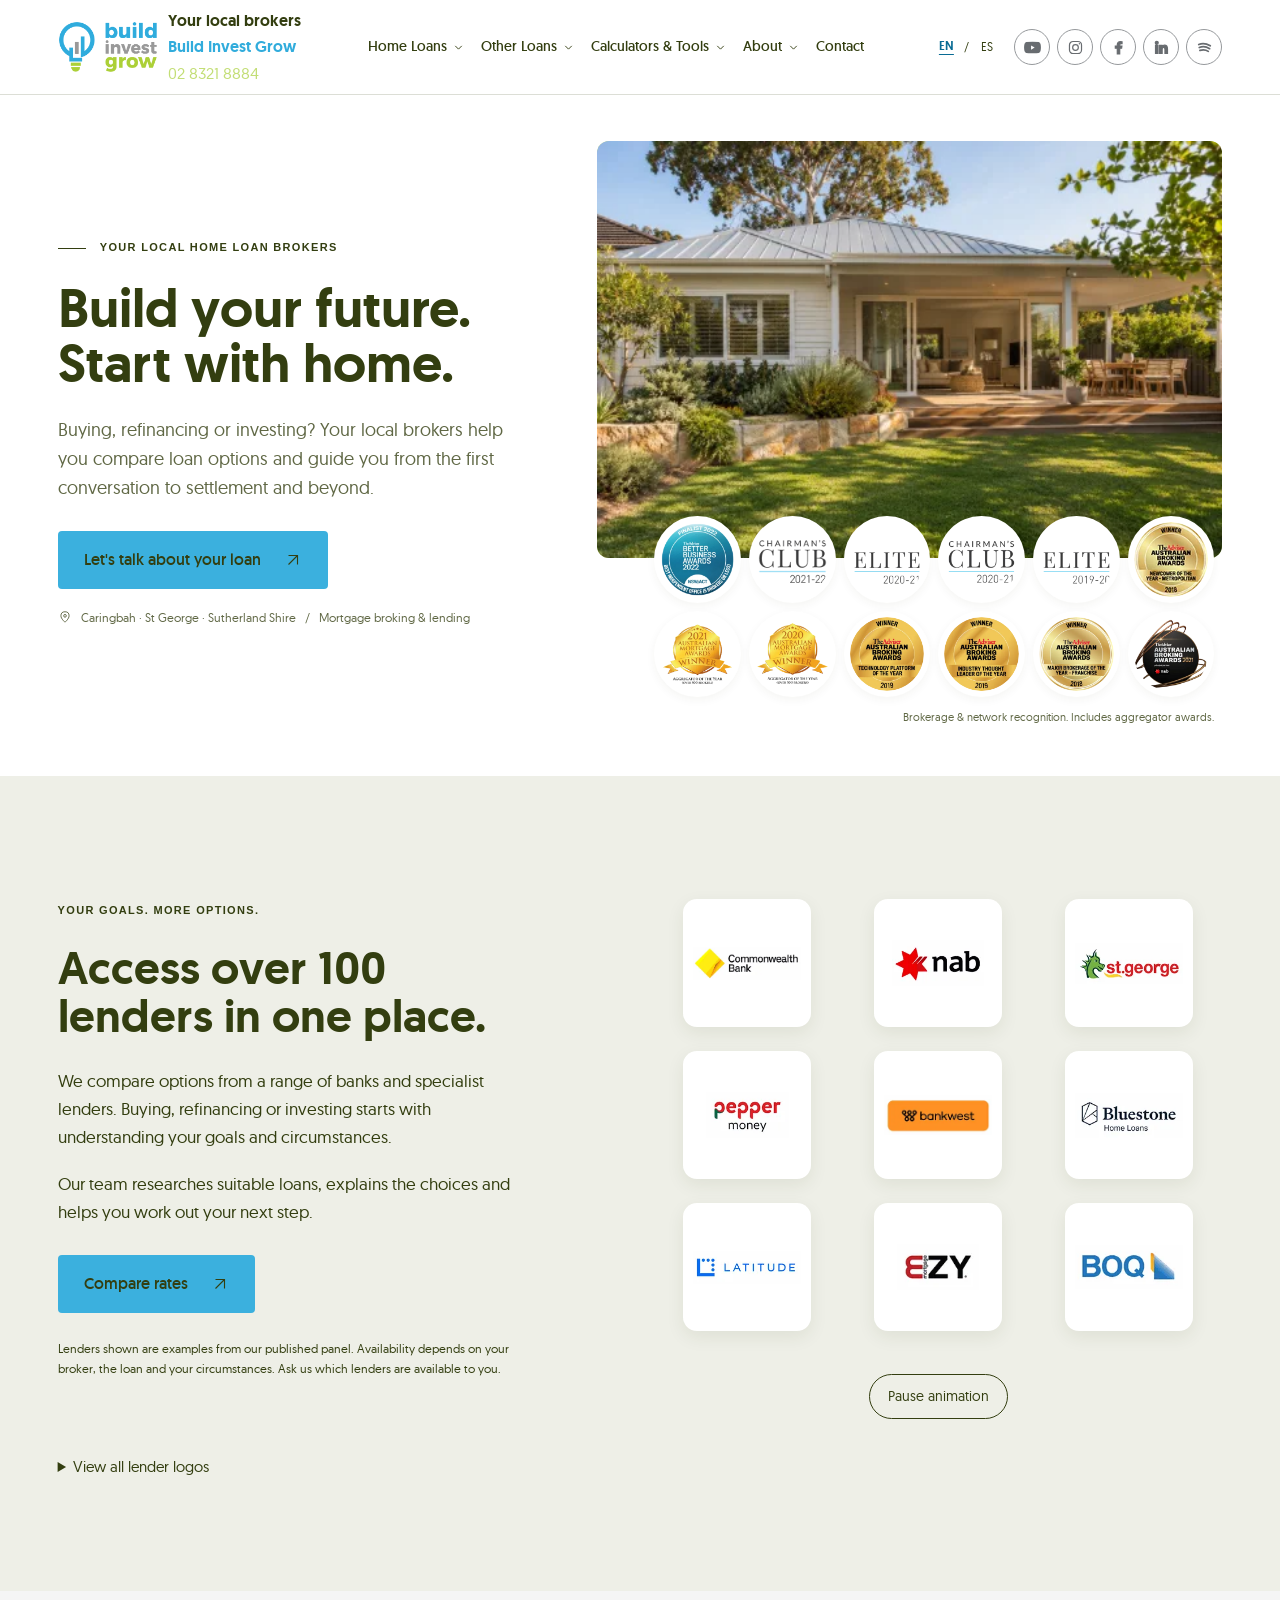
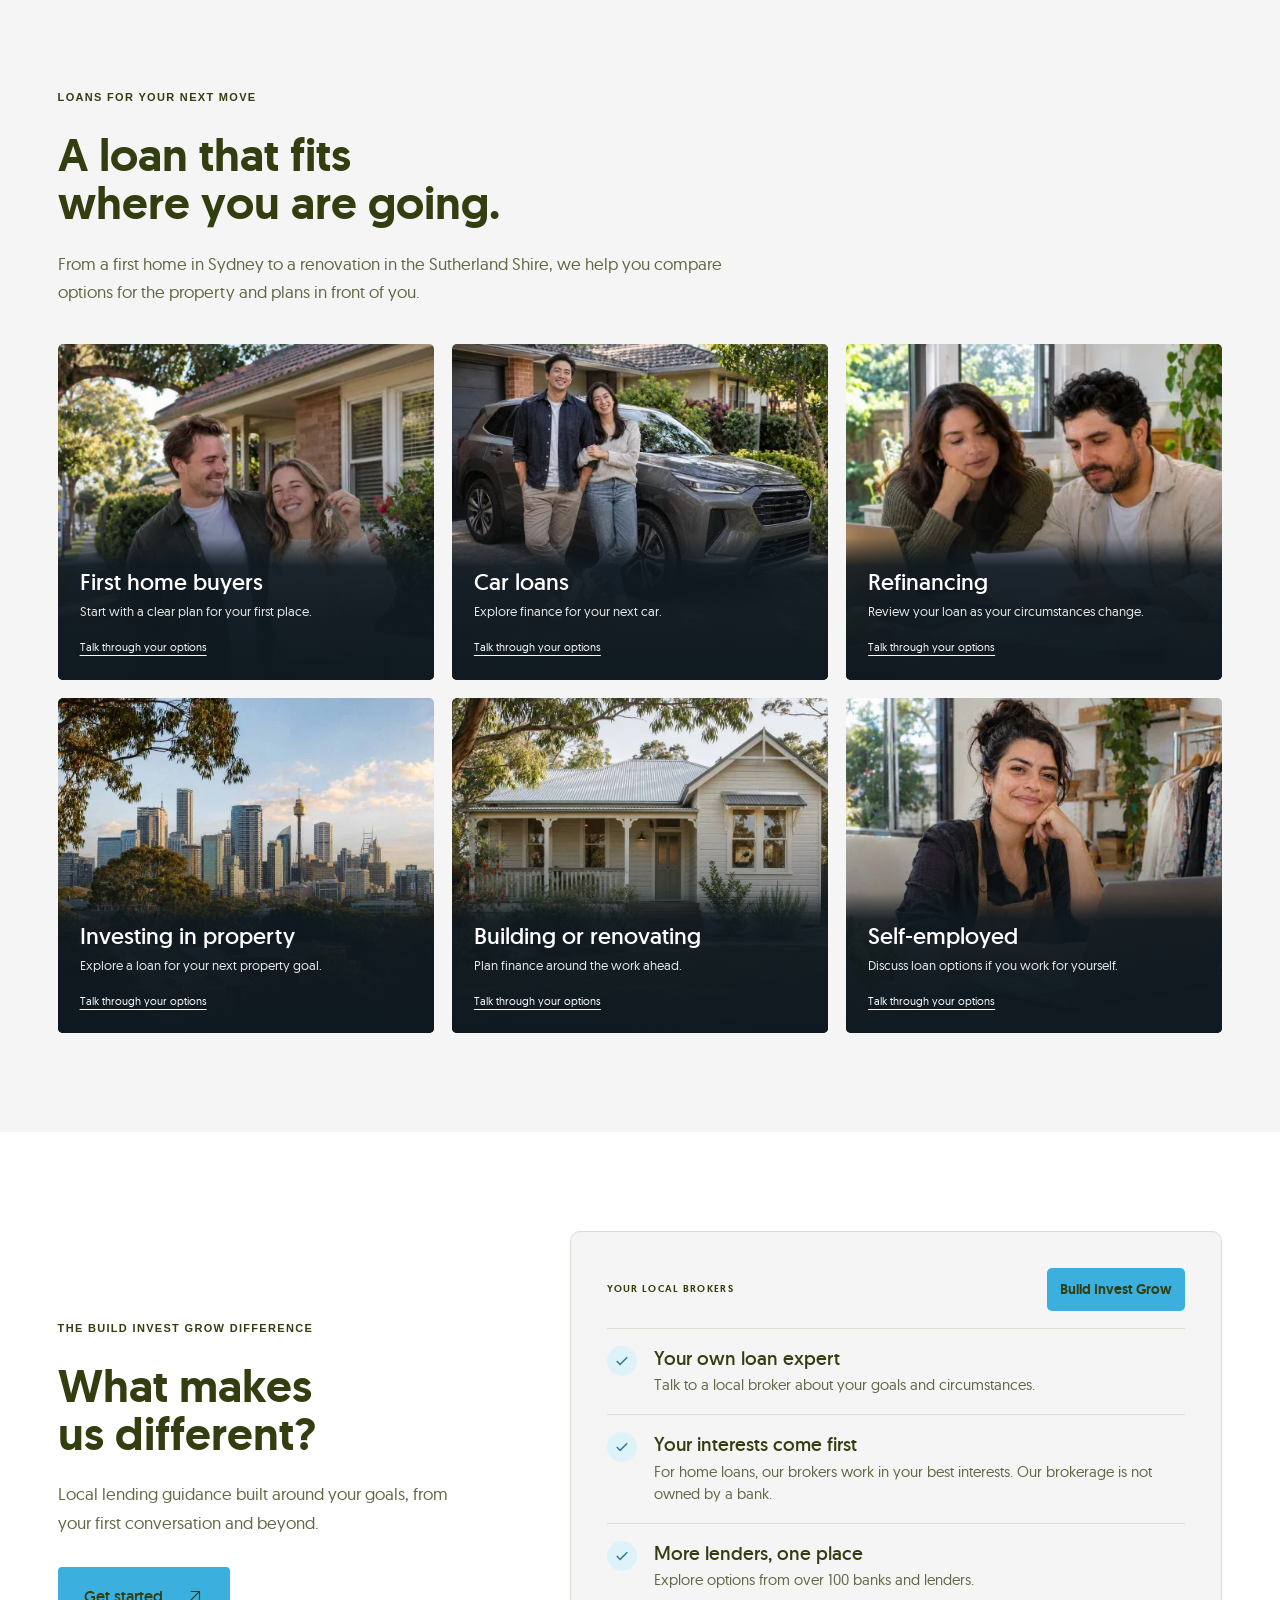
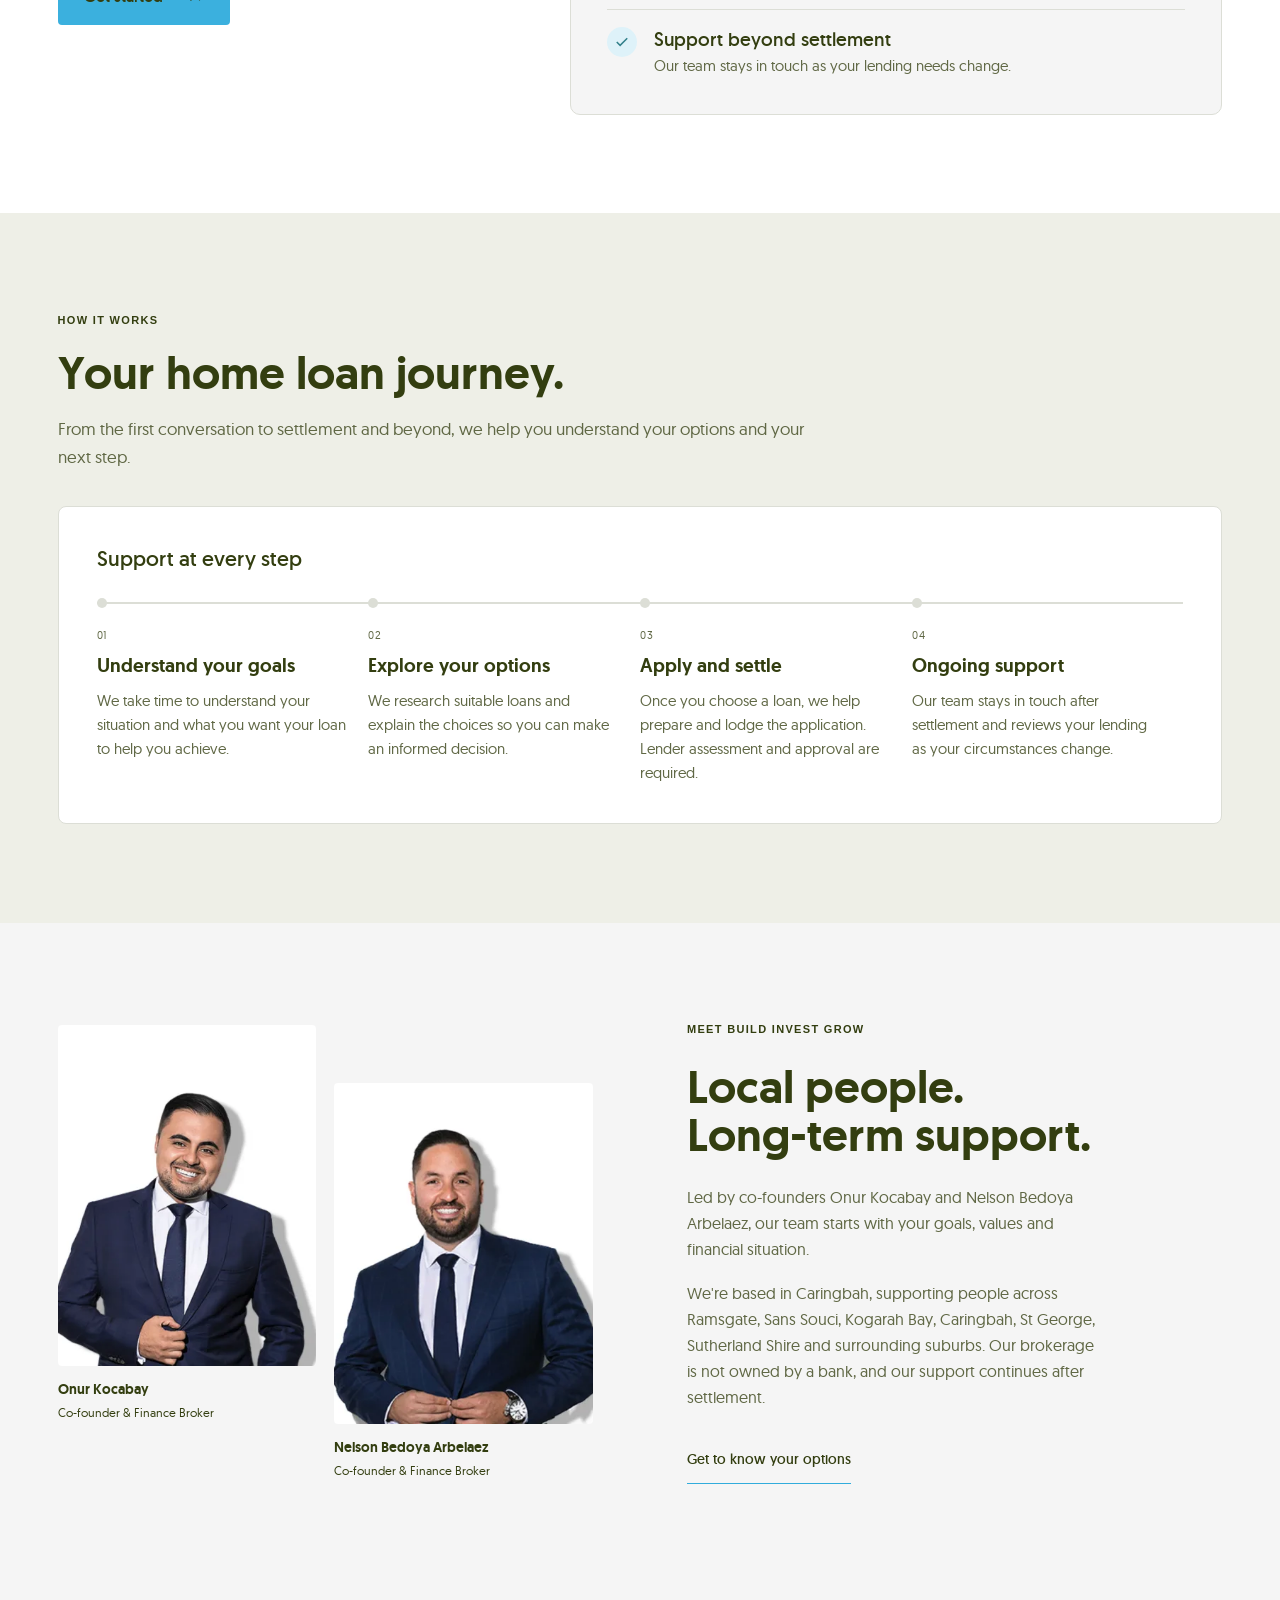
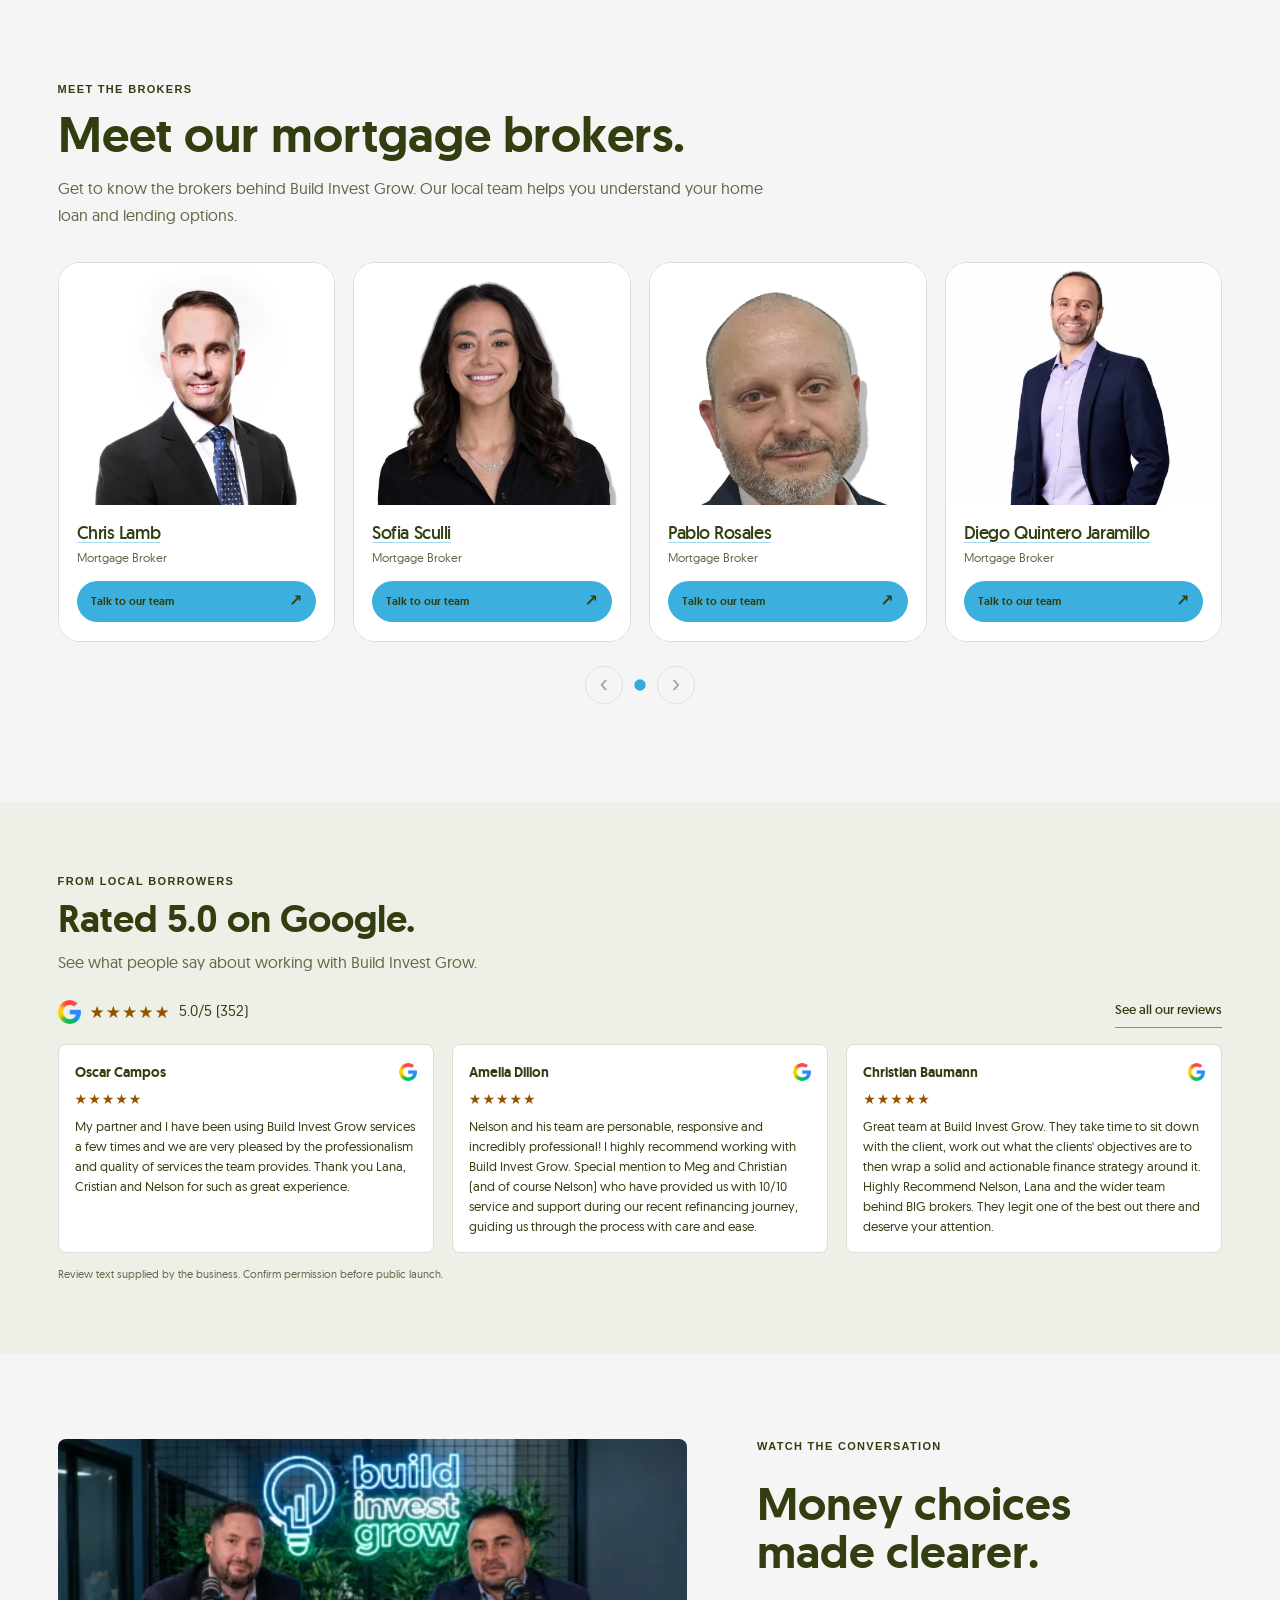
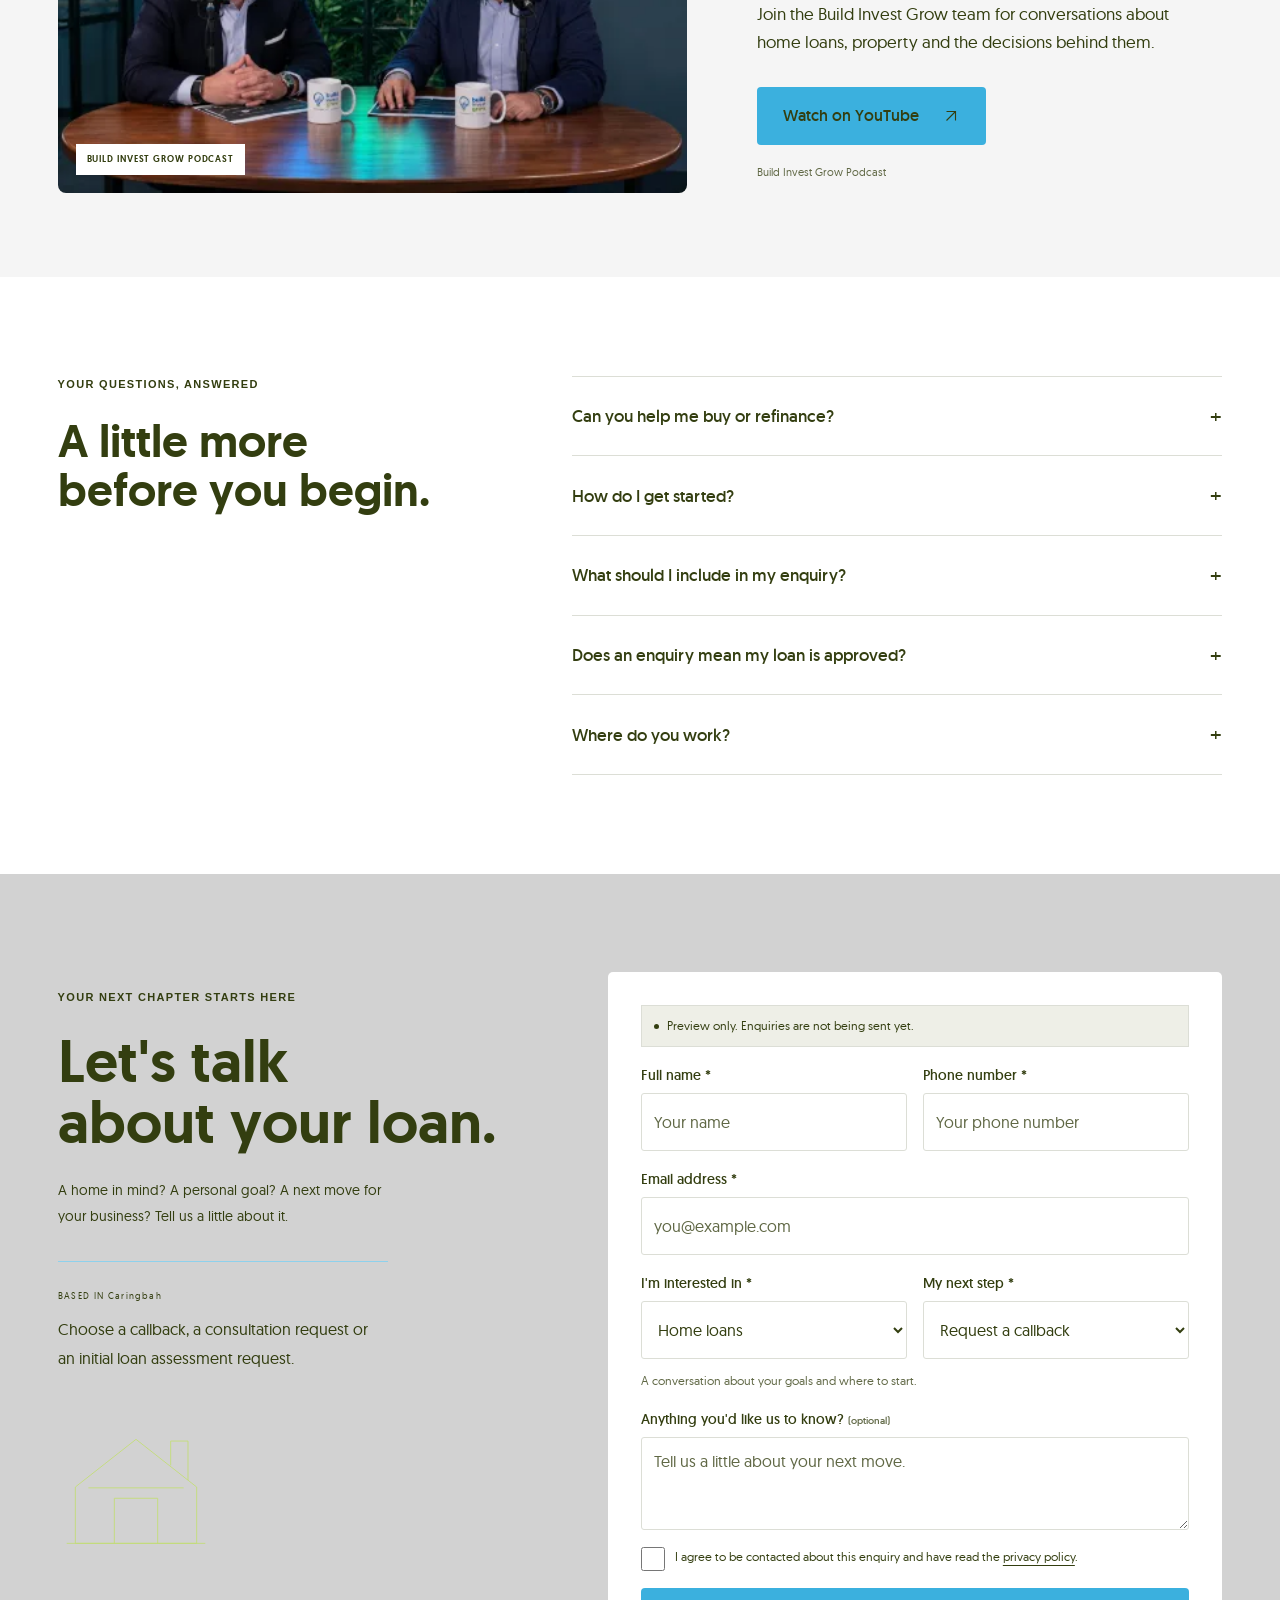
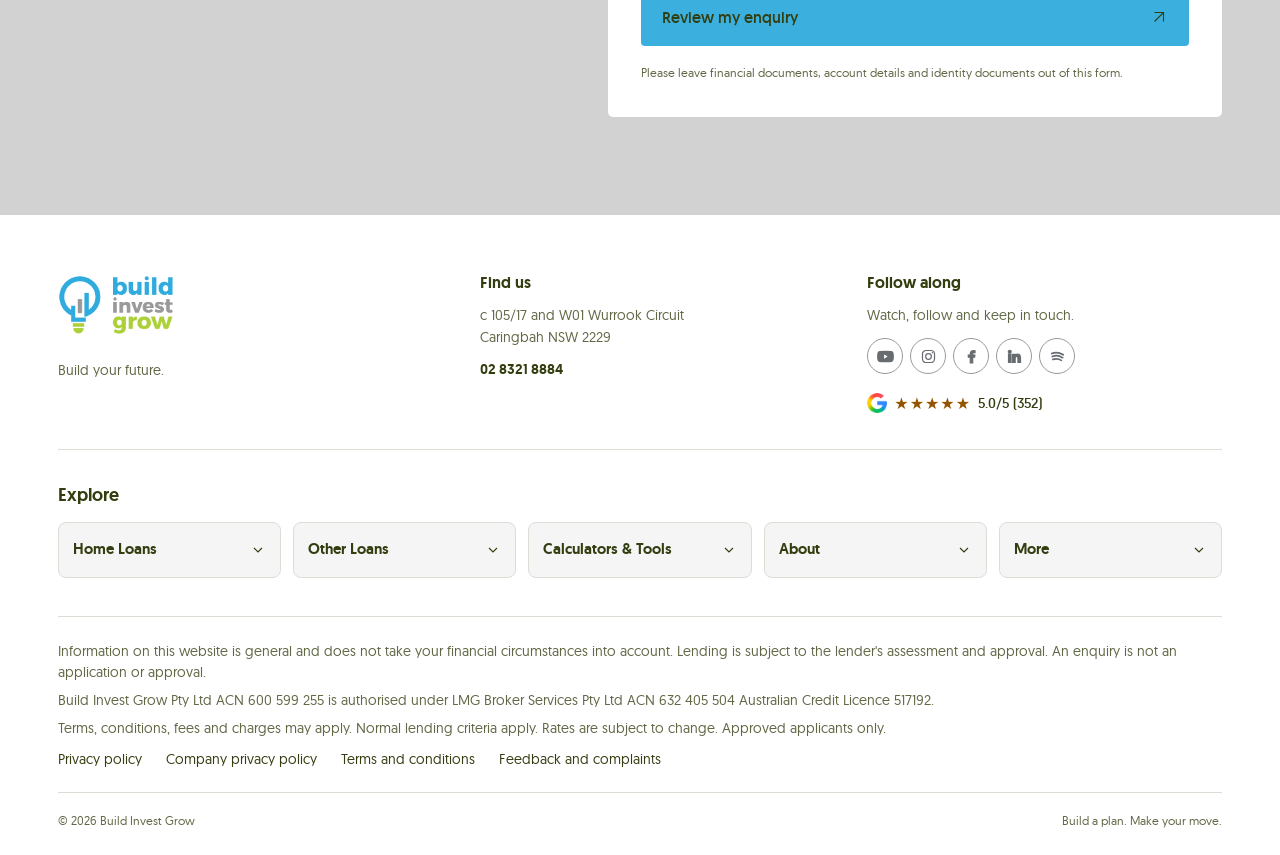
<file: index.html>
<!doctype html>
<html lang="en-AU" data-estilo="sobrio">
<head><meta charset="utf-8">
<meta name="viewport" content="width=device-width, initial-scale=1">
<title>Home Loans Sydney | Build Invest Grow</title>
<meta name="description" content="Explore home loans with Build Invest Grow in Sydney. Enquire about your next home, personal lending or commercial finance and choose your next step.">
<meta name="robots" content="noindex, follow">
<meta name="theme-color" content="#31ACDC">
<link rel="preload" href="./archivos/fuentes/geomanist-regular-webfont.woff2" as="font" type="font/woff2" crossorigin>
<link rel="icon" href="./favicon.ico" sizes="32x32">
<link rel="icon" href="./icono.svg" type="image/svg+xml">
<link rel="apple-touch-icon" href="./apple-touch-icon.png">
<link rel="manifest" href="./manifest.webmanifest">
<meta property="og:type" content="website">
<meta property="og:site_name" content="Build Invest Grow">
<meta property="og:title" content="Home Loans Sydney | Build Invest Grow">
<meta property="og:description" content="Explore home loans with Build Invest Grow in Sydney. Enquire about your next home, personal lending or commercial finance and choose your next step.">
<meta property="og:locale" content="en_AU">
<meta property="og:image" content="PENDIENTE">
<meta property="og:image:width" content="1200">
<meta property="og:image:height" content="630">
<meta property="og:image:alt" content="Home Loans Sydney | Build Invest Grow">
<meta name="twitter:card" content="summary_large_image">
<meta name="twitter:title" content="Home Loans Sydney | Build Invest Grow">
<meta name="twitter:description" content="Explore home loans with Build Invest Grow in Sydney. Enquire about your next home, personal lending or commercial finance and choose your next step.">
<meta name="twitter:image" content="PENDIENTE">

<link rel="stylesheet" href="./css/sitio-portable-dcf3389a.css">
<style>:root{--primario:#31ACDC;--secundario:#C3DE76;--tinta:#333E10;--fondo:#FFFFFF;--sobre-primario:#333E10;--primario-boton:#3BB0DE;--sobre-secundario:#333E10;--secundario-boton:#C3DE76;--escenario-a:#5ABDE3;--escenario-b:#C3DE76;--sobre-escenario:#333E10;--primario-texto:#32808A;--secundario-texto:#657634;--fuente-texto:'Geomanist', system-ui, -apple-system, 'Segoe UI', Roboto, 'Helvetica Neue', Arial, sans-serif;--fuente-titulos:'Geomanist', system-ui, -apple-system, 'Segoe UI', Roboto, 'Helvetica Neue', Arial, sans-serif}</style>
<style>:root{--big-slate:#6E8594;--big-cream:#EEEFE7;--big-panel:#D2D2D2;--big-mist:#F5F5F5}</style>
<script>document.documentElement.classList.add('js');setTimeout(function(){if(!window.SITIO_LISTO)document.documentElement.classList.remove('js')},3000);window.SITIO={"nombre":"Build Invest Grow","whatsapp":null,"mensaje_whatsapp":"","formulario":{"destino":"borrador","webhook":null},"pixel":false};</script>


</head>
<body>
<a class="saltar" href="#contenido">Skip to content</a>
<span id="external-link-note" class="sr-only">Opens in a new tab.</span>
<header class="barra">
  <div class="contenedor barra-dentro">
    <div class="brand-lockup"><a class="marca" href="./" aria-label="Build Invest Grow home"><img src="./img/logo.b6537362.svg" alt="Build Invest Grow" width="362" height="187" decoding="async"></a><div class="broker-identity"><p class="broker-label">Your local brokers</p><p class="broker-name">Build Invest Grow</p><a class="broker-phone" href="tel:0283218884">02 8321 8884</a></div></div>
    <nav class="menu" id="menu" aria-label="Main navigation">
<details class="nav-group">
     <summary><span>Home Loans</span><svg viewBox="0 0 24 24" fill="none" stroke="currentColor" stroke-width="1.7" aria-hidden="true"><path d="m6 9 6 6 6-6"/></svg></summary>
     <ul>
     <li><a href="https://www.buildinvestgrow.com.au/home-loans/first-home-loans/" target="_blank" rel="noopener noreferrer" aria-describedby="external-link-note">First Home Loans</a></li>
     <li><a href="https://www.buildinvestgrow.com.au/home-loans/next-home-loans/" target="_blank" rel="noopener noreferrer" aria-describedby="external-link-note">Next Home Loans</a></li>
     <li><a href="https://www.buildinvestgrow.com.au/home-loans/refinancing/" target="_blank" rel="noopener noreferrer" aria-describedby="external-link-note">Refinancing</a></li>
     <li><a href="https://www.buildinvestgrow.com.au/home-loans/investment-loans/" target="_blank" rel="noopener noreferrer" aria-describedby="external-link-note">Investment Loans</a></li>
     <li><a href="https://www.buildinvestgrow.com.au/home-loans/pre-approval/" target="_blank" rel="noopener noreferrer" aria-describedby="external-link-note">Pre-approval</a></li>
     <li><a href="https://www.buildinvestgrow.com.au/home-loans/self-employed/" target="_blank" rel="noopener noreferrer" aria-describedby="external-link-note">Self Employed</a></li>
    </ul>
    </details>
<details class="nav-group">
     <summary><span>Other Loans</span><svg viewBox="0 0 24 24" fill="none" stroke="currentColor" stroke-width="1.7" aria-hidden="true"><path d="m6 9 6 6 6-6"/></svg></summary>
     <ul>
     <li><a href="https://www.buildinvestgrow.com.au/other-loans/personal-loans/" target="_blank" rel="noopener noreferrer" aria-describedby="external-link-note">Personal Loans</a></li>
     <li><a href="https://www.buildinvestgrow.com.au/other-loans/commercial-loans/" target="_blank" rel="noopener noreferrer" aria-describedby="external-link-note">Commercial Loans</a></li>
     <li><a href="https://www.buildinvestgrow.com.au/other-loans/asset-finance/" target="_blank" rel="noopener noreferrer" aria-describedby="external-link-note">Asset Finance</a></li>
     <li><a href="https://www.buildinvestgrow.com.au/other-loans/car-loans/" target="_blank" rel="noopener noreferrer" aria-describedby="external-link-note">Car Loans</a></li>
     <li><a href="https://www.buildinvestgrow.com.au/other-loans/business-loans/" target="_blank" rel="noopener noreferrer" aria-describedby="external-link-note">Business Loans</a></li>
     <li><a href="https://www.buildinvestgrow.com.au/other-loans/construction-loans/" target="_blank" rel="noopener noreferrer" aria-describedby="external-link-note">Construction Loans</a></li>
     <li><a href="https://www.buildinvestgrow.com.au/other-loans/smsf-loans/" target="_blank" rel="noopener noreferrer" aria-describedby="external-link-note">SMSF Loans</a></li>
     <li><a href="https://www.buildinvestgrow.com.au/other-loans/medical-professionals/" target="_blank" rel="noopener noreferrer" aria-describedby="external-link-note">Medical Professionals</a></li>
    </ul>
    </details>
<details class="nav-group">
     <summary><span>Calculators &amp; Tools</span><svg viewBox="0 0 24 24" fill="none" stroke="currentColor" stroke-width="1.7" aria-hidden="true"><path d="m6 9 6 6 6-6"/></svg></summary>
     <ul>
     <li><a href="https://www.buildinvestgrow.com.au/calculators-tools/compare-rates/" target="_blank" rel="noopener noreferrer" aria-describedby="external-link-note">Compare Rates</a></li>
     <li><a href="https://www.buildinvestgrow.com.au/calculators-tools/calculators/" target="_blank" rel="noopener noreferrer" aria-describedby="external-link-note">Calculators</a></li>
     <li><a href="https://www.buildinvestgrow.com.au/calculators-tools/financial-difficulty-and-hardship-hub/" target="_blank" rel="noopener noreferrer" aria-describedby="external-link-note">Financial Difficulty and Hardship Hub</a></li>
    </ul>
    </details>
<details class="nav-group">
     <summary><span>About</span><svg viewBox="0 0 24 24" fill="none" stroke="currentColor" stroke-width="1.7" aria-hidden="true"><path d="m6 9 6 6 6-6"/></svg></summary>
     <ul>
     <li><a href="https://www.buildinvestgrow.com.au/about/our-team/" target="_blank" rel="noopener noreferrer" aria-describedby="external-link-note">Our Team</a></li>
     <li><a href="https://www.buildinvestgrow.com.au/about/working-with-a-broker/" target="_blank" rel="noopener noreferrer" aria-describedby="external-link-note">Working With A Broker</a></li>
     <li><a href="https://www.buildinvestgrow.com.au/about/our-partners/" target="_blank" rel="noopener noreferrer" aria-describedby="external-link-note">Our Partners</a></li>
     <li><a href="https://www.buildinvestgrow.com.au/about/spanish/" target="_blank" rel="noopener noreferrer" aria-describedby="external-link-note">Spanish</a></li><li><a href="https://www.buildinvestgrow.com.au/about/careers-at-big/" target="_blank" rel="noopener noreferrer" aria-describedby="external-link-note">Careers At Big</a></li><li><a href="https://www.buildinvestgrow.com.au/about/chris-lamb/" target="_blank" rel="noopener noreferrer" aria-describedby="external-link-note">Chris Lamb</a></li>
     <li><a href="https://www.buildinvestgrow.com.au/about/sofia-sculli/" target="_blank" rel="noopener noreferrer" aria-describedby="external-link-note">Sofia Sculli</a></li>
     <li><a href="https://www.buildinvestgrow.com.au/about/pablo-rosales/" target="_blank" rel="noopener noreferrer" aria-describedby="external-link-note">Pablo Rosales</a></li>
     <li><a href="https://www.buildinvestgrow.com.au/about/diego-quintero-jaramillo/" target="_blank" rel="noopener noreferrer" aria-describedby="external-link-note">Diego Quintero Jaramillo</a></li>
    </ul>
    </details>
<a href="./#contact">Contact</a>
</nav>
<div class="header-actions">
<div class="language-switch" role="group" aria-label="Choose language"><button type="button" data-lang="en" aria-pressed="true">EN</button><span aria-hidden="true">/</span><button type="button" data-lang="es" aria-pressed="false">ES</button></div>
    <nav class="social-nav" aria-label="Build Invest Grow social channels">
      <a href="https://www.youtube.com/@BuildInvestGrowPodcast" data-href-en="https://www.youtube.com/@BuildInvestGrowPodcast" data-href-es="https://www.youtube.com/@ConstruyeInvierteCrecePodcast" aria-label="Watch the Build Invest Grow Podcast on YouTube" target="_blank" rel="noopener noreferrer" aria-describedby="external-link-note"><svg viewBox="0 0 24 24" aria-hidden="true"><path d="M22.5 7.2a2.9 2.9 0 0 0-2-2C18.7 4.7 12 4.7 12 4.7s-6.7 0-8.5.5a2.9 2.9 0 0 0-2 2A30 30 0 0 0 1 12a30 30 0 0 0 .5 4.8 2.9 2.9 0 0 0 2 2c1.8.5 8.5.5 8.5.5s6.7 0 8.5-.5a2.9 2.9 0 0 0 2-2A30 30 0 0 0 23 12a30 30 0 0 0-.5-4.8Z"/><path class="social-play" d="m10 9 5 3-5 3Z"/></svg><span>YouTube</span></a>
      <a href="https://www.instagram.com/build.invest.grow/" data-href-en="https://www.instagram.com/build.invest.grow/" data-href-es="https://www.instagram.com/build.invest.grow.espanol/" aria-label="Follow Build Invest Grow on Instagram" target="_blank" rel="noopener noreferrer" aria-describedby="external-link-note"><svg viewBox="0 0 24 24" aria-hidden="true"><rect x="3.5" y="3.5" width="17" height="17" rx="5"/><circle cx="12" cy="12" r="4"/><circle class="social-dot" cx="17.5" cy="6.7" r="1"/></svg><span>Instagram</span></a>
      <a href="https://www.facebook.com/buildinvestgrow/" data-href-en="https://www.facebook.com/buildinvestgrow/" data-href-es="https://www.facebook.com/profile.php?id=61592257426885" aria-label="Follow Build Invest Grow on Facebook" target="_blank" rel="noopener noreferrer" aria-describedby="external-link-note"><svg viewBox="0 0 24 24" aria-hidden="true"><path d="M13.7 21v-8h2.7l.4-3h-3.1V8.1c0-.9.3-1.5 1.6-1.5H17V4a16 16 0 0 0-2.5-.2c-2.5 0-4.2 1.5-4.2 4.2V10H7.5v3h2.8v8Z"/></svg><span>Facebook</span></a>
      <a class="linkedin" href="https://www.linkedin.com/company/build-invest-grow" aria-label="Follow Build Invest Grow on LinkedIn" target="_blank" rel="noopener noreferrer" aria-describedby="external-link-note"><svg viewBox="0 0 24 24" aria-hidden="true"><path d="M20.447 20.452h-3.554v-5.569c0-1.328-.027-3.037-1.852-3.037-1.853 0-2.136 1.447-2.136 2.941v5.665H9.35V9h3.414v1.561h.049c.476-.9 1.636-1.849 3.369-1.849 3.602 0 4.268 2.371 4.268 5.455v6.285zM5.337 7.433a2.062 2.062 0 1 1 0-4.124 2.062 2.062 0 0 1 0 4.124zm1.782 13.019H3.555V9h3.564v11.452z"/></svg><span>LinkedIn</span></a>
      <a class="spotify" href="https://open.spotify.com/show/3sL9Od9D4qcbs21DajPcur?si=eac43c6ad31d4572" data-href-en="https://open.spotify.com/show/3sL9Od9D4qcbs21DajPcur?si=eac43c6ad31d4572" data-href-es="https://open.spotify.com/show/5v3Gy5aUdSrb6Y3PJ2nruF?si=1e4a8a9021b74bbc" aria-label="Listen to Build Invest Grow on Spotify" target="_blank" rel="noopener noreferrer" aria-describedby="external-link-note"><svg viewBox="0 0 24 24" aria-hidden="true"><path d="M4.7 8.2c4.2-1.7 10.2-1 14.6 1.7"/><path d="M5.4 12c4-1.5 9.4-.8 13.1 1.5"/><path d="M6.2 15.7c3.5-1.2 7.8-.7 10.6 1.2"/></svg><span>Spotify</span></a>
    </nav>
    </div>
    <button class="menu-boton" type="button" data-menu-boton aria-expanded="false" aria-controls="menu" aria-label="Open menu"><span></span><span></span></button>
  </div>
</header>

<main id="contenido">
 <section class="hero">
  <div class="contenedor hero-grid">
   <div class="hero-copy">
    <p class="eyebrow"><span class="tiny-line" aria-hidden="true"></span> YOUR LOCAL HOME LOAN BROKERS</p>
    <h1>Build your future.<br><em>Start with home.</em></h1>
    <p class="hero-lead">Buying, refinancing or investing? Your local brokers help you compare loan options and guide you from the first conversation to settlement and beyond.</p>
    <a class="boton boton-principal hero-cta" href="./#contact">Let&#39;s talk about your loan</a>
    <div class="hero-location"><svg viewBox="0 0 24 24" fill="none" stroke="currentColor" stroke-width="1.6" aria-hidden="true"><path d="M19 10c0 5-7 11-7 11S5 15 5 10a7 7 0 0 1 14 0Z"/><circle cx="12" cy="10" r="2.3"/></svg><span>Caringbah · St George · Sutherland Shire<span class="location-divider" aria-hidden="true">/</span>Mortgage broking &amp; lending</span></div>
   </div>
   <figure class="hero-figure">
    <div class="hero-image-wrap"><img src="./img/nsw-home-v2-960.b17243da.webp" srcset="./img/nsw-home-v2-480.1eee45b6.webp 480w, ./img/nsw-home-v2-960.b17243da.webp 960w, ./img/nsw-home-v2-1200.40e33619.webp 1200w" sizes="(min-width: 1400px) 650px, (min-width: 651px) 51vw, calc(100vw - 46px)" class="hero-image" alt="Illustrative NSW coastal-style home with a timber deck, open living room and native garden" width="1200" height="800" fetchpriority="high"></div>
    <div class="hero-awards" role="group" aria-label="Brokerage and network recognition">
 <ul class="award-bundle" aria-label="All twelve recognition badges">
  <li><img src="./img/finalist-2022-260.2ac490c0.webp" alt="Better Business Awards · Finalist · NSW/ACT office, ≤5 brokers · 2022" title="Better Business Awards · Finalist · NSW/ACT office, ≤5 brokers · 2022" width="260" height="260" decoding="async"></li>
  <li><img src="./img/chairmans-2022-200.fbf658a7.webp" alt="Chairman’s Club · 2021–22" title="Chairman’s Club · 2021–22" width="200" height="200" decoding="async"></li>
  <li><img src="./img/elite-2021-260.c69b3ac9.webp" alt="Elite · 2020–21" title="Elite · 2020–21" width="260" height="260" decoding="async"></li>
  <li><img src="./img/chairmans-2021-260.1c6d31e5.webp" alt="Chairman’s Club · 2020–21" title="Chairman’s Club · 2020–21" width="260" height="260" decoding="async"></li>
  <li><img src="./img/elite-2020-260.2a4d6191.webp" alt="Elite · 2019–20" title="Elite · 2019–20" width="260" height="260" decoding="async"></li>
  <li><img src="./img/newcomer-2018-100.5b61870e.webp" alt="Newcomer of the Year · Metropolitan · Winner 2018" title="Newcomer of the Year · Metropolitan · Winner 2018" width="100" height="100" decoding="async"></li>
  <li><img src="./img/aggregator-2021-260.0f62171a.webp" alt="Aggregator of the Year · Over 500 brokers · Winner 2021" title="Aggregator of the Year · Over 500 brokers · Winner 2021" width="260" height="217" decoding="async"></li>
  <li><img src="./img/aggregator-2020-260.10dfb0fa.webp" alt="Aggregator of the Year · Over 500 brokers · Winner 2020" title="Aggregator of the Year · Over 500 brokers · Winner 2020" width="260" height="260" decoding="async"></li>
  <li><img src="./img/technology-2019-260.67316ba0.webp" alt="Technology Platform · Of the Year · Winner 2019" title="Technology Platform · Of the Year · Winner 2019" width="260" height="260" decoding="async"></li>
  <li><img src="./img/thought-leader-2019-260.b3e8456b.webp" alt="Industry Thought Leader · Of the Year · Winner 2019" title="Industry Thought Leader · Of the Year · Winner 2019" width="260" height="260" decoding="async"></li>
  <li><img src="./img/brokerage-2018-260.58770cac.webp" alt="Major Brokerage · Franchise · Winner 2018" title="Major Brokerage · Franchise · Winner 2018" width="260" height="260" decoding="async"></li>
  <li><img src="./img/aba-2021-260.c1d940a8.webp" alt="Australian Broking Awards · 2021 event badge" title="Australian Broking Awards · 2021 event badge" width="260" height="252" decoding="async"></li>
 </ul>
 <p class="awards-context">Brokerage &amp; network recognition. Includes aggregator awards.</p>
</div>

   </figure>
  </div>
 </section>
 <section class="section lenders-section" id="lenders" data-lender-section data-motion="paused" aria-labelledby="lender-heading">
 <div class="contenedor lenders-grid">
  <div class="lenders-copy"><p class="eyebrow">YOUR GOALS. MORE OPTIONS.</p><h2 id="lender-heading">Access over 100 lenders in one place.</h2><p>We compare options from a range of banks and specialist lenders. Buying, refinancing or investing starts with understanding your goals and circumstances.</p><p>Our team researches suitable loans, explains the choices and helps you work out your next step.</p><a class="boton boton-principal" href="./#contact">Compare rates</a><p class="lenders-note">Lenders shown are examples from our published panel. Availability depends on your broker, the loan and your circumstances. Ask us which lenders are available to you.</p></div>
  <div class="lenders-visual"><div class="lenders-wall" role="img" aria-label="Examples from our published lender panel; expand View all lender logos for the complete artwork"><div class="lender-tile" style="--turn-delay:-0.00s;--float-delay:-0.00s" data-halfturn="0"><div class="lender-flipper"><div class="lender-face"><span class="lender-mark lender-mark--cba" aria-hidden="true"></span></div><div class="lender-face lender-face--back"><span class="lender-mark lender-mark--anz" aria-hidden="true"></span></div></div></div><div class="lender-tile" style="--turn-delay:-1.65s;--float-delay:-0.60s" data-halfturn="0"><div class="lender-flipper"><div class="lender-face"><span class="lender-mark lender-mark--nab" aria-hidden="true"></span></div><div class="lender-face lender-face--back"><span class="lender-mark lender-mark--westpac" aria-hidden="true"></span></div></div></div><div class="lender-tile" style="--turn-delay:-3.30s;--float-delay:-1.20s" data-halfturn="0"><div class="lender-flipper"><div class="lender-face"><span class="lender-mark lender-mark--stgeorge" aria-hidden="true"></span></div><div class="lender-face lender-face--back"><span class="lender-mark lender-mark--ondeck" aria-hidden="true"></span></div></div></div><div class="lender-tile" style="--turn-delay:-4.95s;--float-delay:-1.80s" data-halfturn="0"><div class="lender-flipper"><div class="lender-face"><span class="lender-mark lender-mark--pepper" aria-hidden="true"></span></div><div class="lender-face lender-face--back"><span class="lender-mark lender-mark--ing" aria-hidden="true"></span></div></div></div><div class="lender-tile" style="--turn-delay:-6.60s;--float-delay:-2.40s" data-halfturn="0"><div class="lender-flipper"><div class="lender-face"><span class="lender-mark lender-mark--bankwest" aria-hidden="true"></span></div><div class="lender-face lender-face--back"><span class="lender-mark lender-mark--bendigo" aria-hidden="true"></span></div></div></div><div class="lender-tile" style="--turn-delay:-8.25s;--float-delay:-3.00s" data-halfturn="1"><div class="lender-flipper"><div class="lender-face"><span class="lender-mark lender-mark--bluestone" aria-hidden="true"></span></div><div class="lender-face lender-face--back"><span class="lender-mark lender-mark--beyond lender-mark--frame2" aria-hidden="true"></span></div></div></div><div class="lender-tile" style="--turn-delay:-9.90s;--float-delay:-3.60s" data-halfturn="1"><div class="lender-flipper"><div class="lender-face"><span class="lender-mark lender-mark--latitude lender-mark--frame2" aria-hidden="true"></span></div><div class="lender-face lender-face--back"><span class="lender-mark lender-mark--macquarie lender-mark--frame2" aria-hidden="true"></span></div></div></div><div class="lender-tile" style="--turn-delay:-11.55s;--float-delay:-4.20s" data-halfturn="1"><div class="lender-flipper"><div class="lender-face"><span class="lender-mark lender-mark--ezy lender-mark--frame2" aria-hidden="true"></span></div><div class="lender-face lender-face--back"><span class="lender-mark lender-mark--amp lender-mark--frame2" aria-hidden="true"></span></div></div></div><div class="lender-tile" style="--turn-delay:-13.20s;--float-delay:-4.80s" data-halfturn="1"><div class="lender-flipper"><div class="lender-face"><span class="lender-mark lender-mark--boq lender-mark--frame2" aria-hidden="true"></span></div><div class="lender-face lender-face--back"><span class="lender-mark lender-mark--ma lender-mark--frame2" aria-hidden="true"></span></div></div></div></div><button class="lenders-motion" type="button" data-lender-motion aria-pressed="false" hidden>Pause animation</button></div><details class="lenders-directory" data-lender-directory open><summary>View all lender logos</summary><ul class="lenders-static" aria-label="Lenders shown in our published artwork"><li data-lender-key="cba" data-lender-class="lender-mark lender-mark--cba" aria-label="Commonwealth Bank"><span class="lender-mark lender-mark--cba" aria-hidden="true"></span></li><li data-lender-key="anz" data-lender-class="lender-mark lender-mark--anz" aria-label="ANZ"><span class="lender-mark lender-mark--anz" aria-hidden="true"></span></li><li data-lender-key="nab" data-lender-class="lender-mark lender-mark--nab" aria-label="nab"><span class="lender-mark lender-mark--nab" aria-hidden="true"></span></li><li data-lender-key="westpac" data-lender-class="lender-mark lender-mark--westpac" aria-label="Westpac"><span class="lender-mark lender-mark--westpac" aria-hidden="true"></span></li><li data-lender-key="stgeorge" data-lender-class="lender-mark lender-mark--stgeorge" aria-label="St.George"><span class="lender-mark lender-mark--stgeorge" aria-hidden="true"></span></li><li data-lender-key="ondeck" data-lender-class="lender-mark lender-mark--ondeck" aria-label="OnDeck"><span class="lender-mark lender-mark--ondeck" aria-hidden="true"></span></li><li data-lender-key="pepper" data-lender-class="lender-mark lender-mark--pepper" aria-label="Pepper Money"><span class="lender-mark lender-mark--pepper" aria-hidden="true"></span></li><li data-lender-key="ing" data-lender-class="lender-mark lender-mark--ing" aria-label="ING"><span class="lender-mark lender-mark--ing" aria-hidden="true"></span></li><li data-lender-key="bankwest" data-lender-class="lender-mark lender-mark--bankwest" aria-label="Bankwest"><span class="lender-mark lender-mark--bankwest" aria-hidden="true"></span></li><li data-lender-key="bendigo" data-lender-class="lender-mark lender-mark--bendigo" aria-label="Bendigo Bank"><span class="lender-mark lender-mark--bendigo" aria-hidden="true"></span></li><li data-lender-key="bluestone" data-lender-class="lender-mark lender-mark--bluestone" aria-label="Bluestone Home Loans"><span class="lender-mark lender-mark--bluestone" aria-hidden="true"></span></li><li data-lender-key="beyond" data-lender-class="lender-mark lender-mark--beyond lender-mark--frame2" aria-label="Beyond Bank Australia"><span class="lender-mark lender-mark--beyond lender-mark--frame2" aria-hidden="true"></span></li><li data-lender-key="latitude" data-lender-class="lender-mark lender-mark--latitude lender-mark--frame2" aria-label="Latitude"><span class="lender-mark lender-mark--latitude lender-mark--frame2" aria-hidden="true"></span></li><li data-lender-key="macquarie" data-lender-class="lender-mark lender-mark--macquarie lender-mark--frame2" aria-label="Macquarie Bank"><span class="lender-mark lender-mark--macquarie lender-mark--frame2" aria-hidden="true"></span></li><li data-lender-key="ezy" data-lender-class="lender-mark lender-mark--ezy lender-mark--frame2" aria-label="Ezy Mortgage"><span class="lender-mark lender-mark--ezy lender-mark--frame2" aria-hidden="true"></span></li><li data-lender-key="amp" data-lender-class="lender-mark lender-mark--amp lender-mark--frame2" aria-label="AMP Bank"><span class="lender-mark lender-mark--amp lender-mark--frame2" aria-hidden="true"></span></li><li data-lender-key="boq" data-lender-class="lender-mark lender-mark--boq lender-mark--frame2" aria-label="BOQ"><span class="lender-mark lender-mark--boq lender-mark--frame2" aria-hidden="true"></span></li><li data-lender-key="ma" data-lender-class="lender-mark lender-mark--ma lender-mark--frame2" aria-label="MA Money"><span class="lender-mark lender-mark--ma lender-mark--frame2" aria-hidden="true"></span></li><li data-lender-key="latrobe" data-lender-class="lender-mark lender-mark--latrobe lender-mark--frame2" aria-label="La Trobe Financial"><span class="lender-mark lender-mark--latrobe lender-mark--frame2" aria-hidden="true"></span></li><li data-lender-key="firstmac" data-lender-class="lender-mark lender-mark--firstmac lender-mark--frame2" aria-label="Firstmac"><span class="lender-mark lender-mark--firstmac lender-mark--frame2" aria-hidden="true"></span></li><li data-lender-key="bankmelbourne" data-lender-class="lender-mark lender-mark--bankmelbourne lender-mark--frame2" aria-label="Bank of Melbourne"><span class="lender-mark lender-mark--bankmelbourne lender-mark--frame2" aria-hidden="true"></span></li><li data-lender-key="now" data-lender-class="lender-mark lender-mark--now lender-mark--frame2" aria-label="NOW Finance"><span class="lender-mark lender-mark--now lender-mark--frame2" aria-hidden="true"></span></li><li data-lender-key="medfin" data-lender-class="lender-mark lender-mark--medfin lender-mark--frame2" aria-label="Medfin Finance"><span class="lender-mark lender-mark--medfin lender-mark--frame2" aria-hidden="true"></span></li><li data-lender-key="betterchoice" data-lender-class="lender-mark lender-mark--betterchoice lender-mark--frame2" aria-label="Better Choice"><span class="lender-mark lender-mark--betterchoice lender-mark--frame2" aria-hidden="true"></span></li><li data-lender-key="paramount" data-lender-class="lender-mark lender-mark--paramount lender-mark--frame2" aria-label="Paramount"><span class="lender-mark lender-mark--paramount lender-mark--frame2" aria-hidden="true"></span></li><li data-lender-key="shift" data-lender-class="lender-mark lender-mark--shift lender-mark--frame3" aria-label="Shift"><span class="lender-mark lender-mark--shift lender-mark--frame3" aria-hidden="true"></span></li><li data-lender-key="heritage" data-lender-class="lender-mark lender-mark--heritage lender-mark--frame3" aria-label="Heritage Bank"><span class="lender-mark lender-mark--heritage lender-mark--frame3" aria-hidden="true"></span></li><li data-lender-key="liberty" data-lender-class="lender-mark lender-mark--liberty lender-mark--frame3" aria-label="Liberty"><span class="lender-mark lender-mark--liberty lender-mark--frame3" aria-hidden="true"></span></li><li data-lender-key="keystart" data-lender-class="lender-mark lender-mark--keystart lender-mark--frame3" aria-label="Keystart"><span class="lender-mark lender-mark--keystart lender-mark--frame3" aria-hidden="true"></span></li><li data-lender-key="bankfirst" data-lender-class="lender-mark lender-mark--bankfirst lender-mark--frame3" aria-label="Bank First"><span class="lender-mark lender-mark--bankfirst lender-mark--frame3" aria-hidden="true"></span></li><li data-lender-key="goflexi" data-lender-class="lender-mark lender-mark--goflexi lender-mark--frame3" aria-label="GO flexi"><span class="lender-mark lender-mark--goflexi lender-mark--frame3" aria-hidden="true"></span></li><li data-lender-key="banksa" data-lender-class="lender-mark lender-mark--banksa lender-mark--frame3" aria-label="BankSA"><span class="lender-mark lender-mark--banksa lender-mark--frame3" aria-hidden="true"></span></li><li data-lender-key="pn" data-lender-class="lender-mark lender-mark--pn lender-mark--frame3" aria-label="P&amp;N Bank"><span class="lender-mark lender-mark--pn lender-mark--frame3" aria-hidden="true"></span></li><li data-lender-key="resimac" data-lender-class="lender-mark lender-mark--resimac lender-mark--frame3" aria-label="Resimac"><span class="lender-mark lender-mark--resimac lender-mark--frame3" aria-hidden="true"></span></li><li data-lender-key="bankaustralia" data-lender-class="lender-mark lender-mark--bankaustralia lender-mark--frame3" aria-label="Bank Australia"><span class="lender-mark lender-mark--bankaustralia lender-mark--frame3" aria-hidden="true"></span></li><li data-lender-key="banksydney" data-lender-class="lender-mark lender-mark--banksydney lender-mark--frame3" aria-label="Bank of Sydney"><span class="lender-mark lender-mark--banksydney lender-mark--frame3" aria-hidden="true"></span></li><li data-lender-key="homestart" data-lender-class="lender-mark lender-mark--homestart lender-mark--frame3" aria-label="HomeStart"><span class="lender-mark lender-mark--homestart lender-mark--frame3" aria-hidden="true"></span></li><li data-lender-key="capitalfinance" data-lender-class="lender-mark lender-mark--capitalfinance lender-mark--frame3" aria-label="Capital Finance"><span class="lender-mark lender-mark--capitalfinance lender-mark--frame3" aria-hidden="true"></span></li><li data-lender-key="prospa" data-lender-class="lender-mark lender-mark--prospa lender-mark--frame3" aria-label="Prospa"><span class="lender-mark lender-mark--prospa lender-mark--frame3" aria-hidden="true"></span></li><li data-lender-key="moula" data-lender-class="lender-mark lender-mark--moula lender-mark--frame4" aria-label="Moula"><span class="lender-mark lender-mark--moula lender-mark--frame4" aria-hidden="true"></span></li><li data-lender-key="wisr" data-lender-class="lender-mark lender-mark--wisr lender-mark--frame4" aria-label="Wisr"><span class="lender-mark lender-mark--wisr lender-mark--frame4" aria-hidden="true"></span></li><li data-lender-key="angle" data-lender-class="lender-mark lender-mark--angle lender-mark--frame4" aria-label="Angle Finance"><span class="lender-mark lender-mark--angle lender-mark--frame4" aria-hidden="true"></span></li><li data-lender-key="mystate" data-lender-class="lender-mark lender-mark--mystate lender-mark--frame4" aria-label="MyState Bank"><span class="lender-mark lender-mark--mystate lender-mark--frame4" aria-hidden="true"></span></li><li data-lender-key="granite" data-lender-class="lender-mark lender-mark--granite lender-mark--frame4" aria-label="Granite Home Loans"><span class="lender-mark lender-mark--granite lender-mark--frame4" aria-hidden="true"></span></li><li data-lender-key="me" data-lender-class="lender-mark lender-mark--me lender-mark--frame4" aria-label="ME Bank"><span class="lender-mark lender-mark--me lender-mark--frame4" aria-hidden="true"></span></li><li data-lender-key="greenlight" data-lender-class="lender-mark lender-mark--greenlight lender-mark--frame4" aria-label="GreenLight Auto Finance"><span class="lender-mark lender-mark--greenlight lender-mark--frame4" aria-hidden="true"></span></li><li data-lender-key="societyone" data-lender-class="lender-mark lender-mark--societyone lender-mark--frame4" aria-label="SocietyOne"><span class="lender-mark lender-mark--societyone lender-mark--frame4" aria-hidden="true"></span></li><li data-lender-key="plenti" data-lender-class="lender-mark lender-mark--plenti lender-mark--frame4" aria-label="Plenti"><span class="lender-mark lender-mark--plenti lender-mark--frame4" aria-hidden="true"></span></li><li data-lender-key="prime" data-lender-class="lender-mark lender-mark--prime lender-mark--frame4" aria-label="Prime Capital"><span class="lender-mark lender-mark--prime lender-mark--frame4" aria-hidden="true"></span></li><li data-lender-key="moneyplace" data-lender-class="lender-mark lender-mark--moneyplace lender-mark--frame4" aria-label="MoneyPlace"><span class="lender-mark lender-mark--moneyplace lender-mark--frame4" aria-hidden="true"></span></li><li data-lender-key="judo" data-lender-class="lender-mark lender-mark--judo lender-mark--frame4" aria-label="Judo Bank"><span class="lender-mark lender-mark--judo lender-mark--frame4" aria-hidden="true"></span></li><li data-lender-key="metro" data-lender-class="lender-mark lender-mark--metro lender-mark--frame4" aria-label="Metro Finance"><span class="lender-mark lender-mark--metro lender-mark--frame4" aria-hidden="true"></span></li><li data-lender-key="bankchina" data-lender-class="lender-mark lender-mark--bankchina lender-mark--frame4" aria-label="Bank of China"><span class="lender-mark lender-mark--bankchina lender-mark--frame4" aria-hidden="true"></span></li><li data-lender-key="heartland" data-lender-class="lender-mark lender-mark--heartland lender-mark--frame4" aria-label="Heartland Reverse Mortgages"><span class="lender-mark lender-mark--heartland lender-mark--frame4" aria-hidden="true"></span></li><li data-lender-key="ubank" data-lender-class="lender-mark lender-mark--ubank lender-mark--frame5" aria-label="ubank"><span class="lender-mark lender-mark--ubank lender-mark--frame5" aria-hidden="true"></span></li><li data-lender-key="greatsouthern" data-lender-class="lender-mark lender-mark--greatsouthern lender-mark--frame5" aria-label="Great Southern Bank"><span class="lender-mark lender-mark--greatsouthern lender-mark--frame5" aria-hidden="true"></span></li><li data-lender-key="alex" data-lender-class="lender-mark lender-mark--alex lender-mark--frame5" aria-label="Alex Bank"><span class="lender-mark lender-mark--alex lender-mark--frame5" aria-hidden="true"></span></li><li data-lender-key="bridgit" data-lender-class="lender-mark lender-mark--bridgit lender-mark--frame5" aria-label="Bridgit by LMG"><span class="lender-mark lender-mark--bridgit lender-mark--frame5" aria-hidden="true"></span></li><li data-lender-key="creditsa" data-lender-class="lender-mark lender-mark--creditsa lender-mark--frame5" aria-label="Credit Union SA"><span class="lender-mark lender-mark--creditsa lender-mark--frame5" aria-hidden="true"></span></li><li data-lender-key="gobeyond" data-lender-class="lender-mark lender-mark--gobeyond lender-mark--frame5" aria-label="GO beyond"><span class="lender-mark lender-mark--gobeyond lender-mark--frame5" aria-hidden="true"></span></li><li data-lender-key="wavemoney" data-lender-class="lender-mark lender-mark--wavemoney lender-mark--frame5" aria-label="Wave Money"><span class="lender-mark lender-mark--wavemoney lender-mark--frame5" aria-hidden="true"></span></li><li data-lender-key="military" data-lender-class="lender-mark lender-mark--military lender-mark--frame5" aria-label="Australian Military Bank"><span class="lender-mark lender-mark--military lender-mark--frame5" aria-hidden="true"></span></li><li data-lender-key="assetline" data-lender-class="lender-mark lender-mark--assetline lender-mark--frame5" aria-label="Assetline Capital"><span class="lender-mark lender-mark--assetline lender-mark--frame5" aria-hidden="true"></span></li><li data-lender-key="vmg" data-lender-class="lender-mark lender-mark--vmg lender-mark--frame5" aria-label="VMG"><span class="lender-mark lender-mark--vmg lender-mark--frame5" aria-hidden="true"></span></li><li data-lender-key="skip" data-lender-class="lender-mark lender-mark--skip lender-mark--frame5" aria-label="Skip"><span class="lender-mark lender-mark--skip lender-mark--frame5" aria-hidden="true"></span></li><li data-lender-key="ownhome" data-lender-class="lender-mark lender-mark--ownhome lender-mark--frame5" aria-label="OwnHome"><span class="lender-mark lender-mark--ownhome lender-mark--frame5" aria-hidden="true"></span></li><li data-lender-key="mortgagemart" data-lender-class="lender-mark lender-mark--mortgagemart lender-mark--frame5" aria-label="Mortgage Mart"><span class="lender-mark lender-mark--mortgagemart lender-mark--frame5" aria-hidden="true"></span></li><li data-lender-key="peoplefirst" data-lender-class="lender-mark lender-mark--peoplefirst lender-mark--frame5" aria-label="People First Bank"><span class="lender-mark lender-mark--peoplefirst lender-mark--frame5" aria-hidden="true"></span></li></ul></details></div></section>

 <section class="loan-paths-section section" id="loan-paths" aria-labelledby="loan-paths-heading">
  <div class="contenedor">
   <div class="loan-paths-heading" data-aparece><p class="eyebrow">LOANS FOR YOUR NEXT MOVE</p><h2 id="loan-paths-heading">A loan that fits<br><em>where you are going.</em></h2><p>From a first home in Sydney to a renovation in the Sutherland Shire, we help you compare options for the property and plans in front of you.</p></div>
   <div class="loan-paths-grid">
    <article class="loan-path-card" data-aparece><img src="./img/first-home-914.facf9d4f.webp" srcset="./img/first-home-480.90cdb6f9.webp 480w, ./img/first-home-914.facf9d4f.webp 914w" sizes="(min-width: 900px) 30vw, (min-width: 651px) 44vw, 100vw" alt="Couple holding house keys outside a suburban brick home" width="914" height="1266" loading="lazy" decoding="async"><div class="loan-path-overlay"><h3>First home buyers</h3><p>Start with a clear plan for your first place.</p><a href="./#contact">Talk through your options</a></div></article>
    <article class="loan-path-card loan-path-card--car" data-aparece><img src="./img/car-loans-nsw-960.e2f77d17.webp" srcset="./img/car-loans-nsw-480.01594118.webp 480w, ./img/car-loans-nsw-960.e2f77d17.webp 960w" sizes="(min-width: 900px) 30vw, (min-width: 651px) 44vw, 100vw" alt="Illustrative image of a couple beside a car at a suburban home" width="960" height="960" loading="lazy" decoding="async"><div class="loan-path-overlay"><h3>Car loans</h3><p>Explore finance for your next car.</p><a href="./#contact" data-loan="personal">Talk through your options</a></div></article>
    <article class="loan-path-card" data-aparece><img src="./img/refinance-960.d15c37ea.webp" srcset="./img/refinance-480.38a3f83b.webp 480w, ./img/refinance-960.d15c37ea.webp 960w, ./img/refinance-1536.377ab26b.webp 1536w" sizes="(min-width: 900px) 30vw, (min-width: 651px) 44vw, 100vw" alt="Couple reviewing paperwork together at a kitchen table" width="1536" height="1024" loading="lazy" decoding="async"><div class="loan-path-overlay"><h3>Refinancing</h3><p>Review your loan as your circumstances change.</p><a href="./#contact">Talk through your options</a></div></article>
    <article class="loan-path-card" data-aparece><img src="./img/invest-sydney-skyline-960.b136de61.webp" srcset="./img/invest-sydney-skyline-480.96ba1a0b.webp 480w, ./img/invest-sydney-skyline-960.b136de61.webp 960w" sizes="(min-width: 900px) 30vw, (min-width: 651px) 44vw, 100vw" alt="Illustrative Sydney skyline above a leafy residential neighbourhood" width="960" height="960" loading="lazy" decoding="async"><div class="loan-path-overlay"><h3>Investing in property</h3><p>Explore a loan for your next property goal.</p><a href="./#contact">Talk through your options</a></div></article>
    <article class="loan-path-card" data-aparece><img src="./img/renovation-nsw-house-960.cd05b9c9.webp" srcset="./img/renovation-nsw-house-480.130ca325.webp 480w, ./img/renovation-nsw-house-960.cd05b9c9.webp 960w" sizes="(min-width: 900px) 30vw, (min-width: 651px) 44vw, 100vw" alt="Illustrative renovated weatherboard house with a veranda and garden" width="960" height="960" loading="lazy" decoding="async"><div class="loan-path-overlay"><h3>Building or renovating</h3><p>Plan finance around the work ahead.</p><a href="./#contact">Talk through your options</a></div></article>
    <article class="loan-path-card loan-path-card--self-employed" data-aparece><img src="./img/self-employed-nsw-960.14b67815.webp" srcset="./img/self-employed-nsw-480.e1f13b93.webp 480w, ./img/self-employed-nsw-960.14b67815.webp 960w" sizes="(min-width: 900px) 30vw, (min-width: 651px) 44vw, 100vw" alt="Illustrative image of a small-business owner working at her desk" width="960" height="960" loading="lazy" decoding="async"><div class="loan-path-overlay"><h3>Self-employed</h3><p>Discuss loan options if you work for yourself.</p><a href="./#contact" data-loan="home">Talk through your options</a></div></article>
   </div>
  </div>
 </section>
 <section class="difference-section section" id="start" aria-labelledby="difference-heading">
  <div class="contenedor difference-grid">
   <div class="difference-intro" data-aparece>
    <p class="eyebrow">THE Build Invest Grow DIFFERENCE</p>
    <h2 id="difference-heading">What makes us different?</h2>
    <p>Local lending guidance built around your goals, from your first conversation and beyond.</p>
    <a class="boton boton-principal" href="./#contact">Get started</a>
   </div>
   <div class="difference-panel" data-aparece>
    <div class="difference-panel-heading"><span>YOUR LOCAL BROKERS</span><strong>Build Invest Grow</strong></div>
    <ul class="difference-list">
     <li><span class="difference-check" aria-hidden="true"><svg viewBox="0 0 24 24" fill="none" stroke="currentColor" stroke-width="2"><path d="m5 12 4.5 4.5L19 7"/></svg></span><div><h3>Your own loan expert</h3><p>Talk to a local broker about your goals and circumstances.</p></div></li>
     <li><span class="difference-check" aria-hidden="true"><svg viewBox="0 0 24 24" fill="none" stroke="currentColor" stroke-width="2"><path d="m5 12 4.5 4.5L19 7"/></svg></span><div><h3>Your interests come first</h3><p>For home loans, our brokers work in your best interests. Our brokerage is not owned by a bank.</p></div></li>
     <li><span class="difference-check" aria-hidden="true"><svg viewBox="0 0 24 24" fill="none" stroke="currentColor" stroke-width="2"><path d="m5 12 4.5 4.5L19 7"/></svg></span><div><h3>More lenders, one place</h3><p>Explore options from over 100 banks and lenders.</p></div></li>
     <li><span class="difference-check" aria-hidden="true"><svg viewBox="0 0 24 24" fill="none" stroke="currentColor" stroke-width="2"><path d="m5 12 4.5 4.5L19 7"/></svg></span><div><h3>Support beyond settlement</h3><p>Our team stays in touch as your lending needs change.</p></div></li>
    </ul>
   </div>
  </div>
 </section>
 <section class="process-section section" id="how-it-works" aria-labelledby="process-heading">
  <div class="contenedor">
   <div class="process-heading" data-aparece><p class="eyebrow">HOW IT WORKS</p><h2 id="process-heading">Your home loan journey.</h2><p>From the first conversation to settlement and beyond, we help you understand your options and your next step.</p></div>
   <div class="process-panel" data-aparece data-journey>
    <h3 class="process-panel-heading">Support at every step</h3>
    <ol class="process-list">
     <li><span class="journey-fill" aria-hidden="true"></span><span class="step-number">01</span><h4>Understand your goals</h4><p>We take time to understand your situation and what you want your loan to help you achieve.</p></li>
     <li><span class="journey-fill" aria-hidden="true"></span><span class="step-number">02</span><h4>Explore your options</h4><p>We research suitable loans and explain the choices so you can make an informed decision.</p></li>
     <li><span class="journey-fill" aria-hidden="true"></span><span class="step-number">03</span><h4>Apply and settle</h4><p>Once you choose a loan, we help prepare and lodge the application. Lender assessment and approval are required.</p></li>
     <li><span class="journey-fill" aria-hidden="true"></span><span class="step-number">04</span><h4>Ongoing support</h4><p>Our team stays in touch after settlement and reviews your lending as your circumstances change.</p></li>
    </ol>
   </div>
  </div>
 </section>
 <section class="about-section section" id="about"><div class="contenedor about-grid">
  <div class="broker-portraits" data-aparece><figure><img src="./img/onur-kocabay-480.8745a268.webp" alt="Onur Kocabay, co-founder and finance broker" width="480" height="480" loading="lazy" decoding="async"><figcaption><strong>Onur Kocabay</strong><span>Co-founder &amp; Finance Broker</span></figcaption></figure><figure><img src="./img/nelson-bedoya-480.2c6605c0.webp" alt="Nelson Bedoya Arbelaez, co-founder and finance broker" width="480" height="480" loading="lazy" decoding="async"><figcaption><strong>Nelson Bedoya Arbelaez</strong><span>Co-founder &amp; Finance Broker</span></figcaption></figure></div>
  <div class="about-copy" data-aparece><p class="eyebrow">Meet Build Invest Grow</p><h2>Local people.<br><em>Long-term support.</em></h2><p>Led by co-founders Onur Kocabay and Nelson Bedoya Arbelaez, our team starts with your goals, values and financial situation.</p><p>We're based in Caringbah, supporting people across Ramsgate, Sans Souci, Kogarah Bay, Caringbah, St George, Sutherland Shire and surrounding suburbs. Our brokerage is not owned by a bank, and our support continues after settlement.</p><a class="text-link" href="./#contact">Get to know your options</a></div>
 </div></section>
 <section class="broker-team-section section" id="brokers" aria-labelledby="broker-team-heading">
  <div class="contenedor">
   <div class="broker-team-heading" data-aparece>
    <p class="eyebrow">MEET THE BROKERS</p>
    <h2 id="broker-team-heading">Meet our mortgage brokers.</h2>
    <p>Get to know the brokers behind Build Invest Grow. Our local team helps you understand your home loan and lending options.</p>
   </div>
   <div class="broker-carousel" data-broker-carousel role="region" aria-roledescription="carousel" aria-label="Mortgage broker profiles">
    <div class="broker-viewport" data-broker-viewport tabindex="0">
     <div class="broker-track" data-broker-track>
      <article class="broker-card" data-broker-slide role="group" aria-roledescription="slide" aria-label="Chris Lamb, Mortgage Broker">
       <div class="broker-card-photo">
        <img src="./img/chris-lamb-600.4616ef6e.webp" srcset="./img/chris-lamb-480.4d206107.webp 480w, ./img/chris-lamb-600.4616ef6e.webp 600w" sizes="(min-width: 1100px) 24vw, (min-width: 651px) 38vw, 85vw" alt="Chris Lamb, mortgage broker" width="600" height="1067" loading="lazy" decoding="async">
        <p class="broker-bio">20+ years in financial services, helping clients structure residential, investment and complex lending.</p>
       </div>
       <div class="broker-card-body"><h3><a class="broker-profile-link" href="https://www.buildinvestgrow.com.au/about/chris-lamb/" target="_blank" rel="noopener noreferrer">Chris Lamb</a></h3><p class="broker-role">Mortgage Broker</p><a class="broker-cta" href="./#contact">Talk to our team <span aria-hidden="true">↗</span></a></div>
      </article>
      <article class="broker-card" data-broker-slide role="group" aria-roledescription="slide" aria-label="Sofia Sculli, Mortgage Broker">
       <div class="broker-card-photo">
        <img src="./img/sofia-sculli-600.1d25eff8.webp" srcset="./img/sofia-sculli-480.73b1da13.webp 480w, ./img/sofia-sculli-600.1d25eff8.webp 600w" sizes="(min-width: 1100px) 24vw, (min-width: 651px) 38vw, 85vw" alt="Sofia Sculli, mortgage broker" width="600" height="758" loading="lazy" decoding="async">
        <p class="broker-bio">Accounting background and 10+ years running businesses; a property investor who supports buyers and investors. Fluent in Spanish.</p>
       </div>
       <div class="broker-card-body"><h3><a class="broker-profile-link" href="https://www.buildinvestgrow.com.au/about/sofia-sculli/" target="_blank" rel="noopener noreferrer">Sofia Sculli</a></h3><p class="broker-role">Mortgage Broker</p><a class="broker-cta" href="./#contact">Talk to our team <span aria-hidden="true">↗</span></a></div>
      </article>
      <article class="broker-card" data-broker-slide role="group" aria-roledescription="slide" aria-label="Pablo Rosales, Mortgage Broker">
       <div class="broker-card-photo">
        <img src="./img/pablo-rosales-600.7952e53c.webp" srcset="./img/pablo-rosales-480.4f7aee6b.webp 480w, ./img/pablo-rosales-600.7952e53c.webp 600w" sizes="(min-width: 1100px) 24vw, (min-width: 651px) 38vw, 85vw" alt="Pablo Rosales, mortgage broker" width="600" height="742" loading="lazy" decoding="async">
        <p class="broker-bio">Helps first-home buyers, refinancers and investors navigate home loans, including clients with past credit challenges.</p>
       </div>
       <div class="broker-card-body"><h3><a class="broker-profile-link" href="https://www.buildinvestgrow.com.au/about/pablo-rosales/" target="_blank" rel="noopener noreferrer">Pablo Rosales</a></h3><p class="broker-role">Mortgage Broker</p><a class="broker-cta" href="./#contact">Talk to our team <span aria-hidden="true">↗</span></a></div>
      </article>
      <article class="broker-card broker-card--diego" data-broker-slide role="group" aria-roledescription="slide" aria-label="Diego Quintero Jaramillo, Mortgage Broker">
       <div class="broker-card-photo">
        <img src="./img/diego-quintero-jaramillo-white-600.4fdad14d.webp" srcset="./img/diego-quintero-jaramillo-white-480.6ba8840d.webp 480w, ./img/diego-quintero-jaramillo-white-600.4fdad14d.webp 600w" sizes="(min-width: 1100px) 24vw, (min-width: 651px) 38vw, 85vw" alt="Diego Quintero Jaramillo, mortgage broker" width="600" height="550" loading="lazy" decoding="async">
        <p class="broker-bio">Former business operator turned mortgage broker, helping home buyers, refinancers and investors. Fluent in English and Spanish.</p>
       </div>
       <div class="broker-card-body"><h3><a class="broker-profile-link" href="https://www.buildinvestgrow.com.au/about/diego-quintero-jaramillo/" target="_blank" rel="noopener noreferrer">Diego Quintero Jaramillo</a></h3><p class="broker-role">Mortgage Broker</p><a class="broker-cta" href="./#contact">Talk to our team <span aria-hidden="true">↗</span></a></div>
      </article>
     </div>
    </div>
    <div class="broker-controls" role="group" aria-label="Broker carousel controls">
     <button class="broker-arrow" type="button" data-broker-prev aria-label="Previous brokers"><span aria-hidden="true">‹</span></button>
     <div class="broker-dots" data-broker-dots></div>
     <button class="broker-arrow" type="button" data-broker-next aria-label="Next brokers"><span aria-hidden="true">›</span></button>
    </div>
   </div>
  </div>
 </section>
 <section class="reviews-section section" id="reviews" aria-labelledby="reviews-heading">
  <div class="contenedor reviews-grid">
   <div class="reviews-heading" data-aparece>
    <p class="eyebrow">FROM LOCAL BORROWERS</p>
    <h2 id="reviews-heading">Rated 5.0 on Google.</h2>
    <p>See what people say about working with Build Invest Grow.</p>
   </div>
   <div class="reviews-summary" data-aparece>
    <div class="reviews-rating">
     <img src="./img/google-g-original-47.6ba72944.webp" class="google-logo" alt="Google" width="47" height="48" loading="lazy" decoding="async">
     <span class="reviews-stars" aria-hidden="true">★★★★★</span><span class="reviews-score">5.0/5 (352)</span>
    </div>
    <a class="text-link" href="https://www.google.com/maps/search/?api=1&amp;query=Build+Invest+Grow+Caringbah+NSW" target="_blank" rel="noopener noreferrer" aria-describedby="external-link-note">See all our reviews</a>
   </div>
   <div class="review-samples">
    <article class="review-card" data-aparece><div class="review-card-head"><strong>Oscar Campos</strong><img src="./img/google-g-original-47.6ba72944.webp" class="google-logo" alt="Google" width="47" height="48" loading="lazy" decoding="async"></div><div class="review-card-stars" role="img" aria-label="5 out of 5 stars">★★★★★</div><p>My partner and I have been using Build Invest Grow services a few times and we are very pleased by the professionalism and quality of services the team provides. Thank you Lana, Cristian and Nelson for such as great experience.</p></article>
    <article class="review-card" data-aparece><div class="review-card-head"><strong>Amelia Dillon</strong><img src="./img/google-g-original-47.6ba72944.webp" class="google-logo" alt="Google" width="47" height="48" loading="lazy" decoding="async"></div><div class="review-card-stars" role="img" aria-label="5 out of 5 stars">★★★★★</div><p>Nelson and his team are personable, responsive and incredibly professional! I highly recommend working with Build Invest Grow. Special mention to Meg and Christian (and of course Nelson) who have provided us with 10/10 service and support during our recent refinancing journey, guiding us through the process with care and ease.</p></article>
    <article class="review-card" data-aparece><div class="review-card-head"><strong>Christian Baumann</strong><img src="./img/google-g-original-47.6ba72944.webp" class="google-logo" alt="Google" width="47" height="48" loading="lazy" decoding="async"></div><div class="review-card-stars" role="img" aria-label="5 out of 5 stars">★★★★★</div><p>Great team at Build Invest Grow. They take time to sit down with the client, work out what the clients' objectives are to then wrap a solid and actionable finance strategy around it. Highly Recommend Nelson, Lana and the wider team behind BIG brokers. They legit one of the best out there and deserve your attention.</p></article>
   </div>
   <p class="review-preview-note">Review text supplied by the business. Confirm permission before public launch.</p>
  </div>
 </section>
 <section class="podcast-section section" id="podcast" aria-labelledby="podcast-heading">
  <div class="contenedor podcast-grid">
   <div class="podcast-media"><img src="./img/podcast-studio-table-16x9-900.32444ac6.webp" srcset="./img/podcast-studio-table-16x9-480.901820a1.webp 480w, ./img/podcast-studio-table-16x9-900.32444ac6.webp 900w" sizes="(min-width: 900px) 48vw, calc(100vw - 46px)" alt="Build Invest Grow Podcast hosts Onur Kocabay and Nelson Bedoya Arbelaez in the podcast studio" width="900" height="507" loading="lazy" decoding="async"><span class="podcast-badge">BUILD INVEST GROW PODCAST</span></div>
   <div class="podcast-copy"><p class="eyebrow">WATCH THE CONVERSATION</p><h2 id="podcast-heading">Money choices<br><em>made clearer.</em></h2><p>Join the Build Invest Grow team for conversations about home loans, property and the decisions behind them.</p><a class="boton boton-principal" href="https://www.youtube.com/@BuildInvestGrowPodcast" data-href-en="https://www.youtube.com/@BuildInvestGrowPodcast" data-href-es="https://www.youtube.com/@ConstruyeInvierteCrecePodcast" target="_blank" rel="noopener noreferrer" aria-describedby="external-link-note">Watch on YouTube</a><p class="podcast-caption">Build Invest Grow Podcast</p></div>
  </div>
 </section>
 <section class="section faq-section" id="questions"><div class="contenedor faq-grid"><div data-aparece><p class="eyebrow">YOUR QUESTIONS, ANSWERED</p><h2>A little more<br> <em>before you begin.</em></h2></div><div class="preguntas" data-aparece>
  <details><summary>Can you help me buy or refinance?<span aria-hidden="true">+</span></summary><div><p>Yes. We help first-home buyers, people moving home, refinancers and property investors. We also discuss personal loans and commercial finance. Tell us what you want to achieve.</p></div></details>
  <details><summary>How do I get started?<span aria-hidden="true">+</span></summary><div><p>Use the form to share your name, contact details and loan interest. Choose a callback, consultation request or initial loan assessment request.</p></div></details>
  <details><summary>What should I include in my enquiry?<span aria-hidden="true">+</span></summary><div><p>A short description of your plans is enough to start. Please don't include identity documents, bank account details or financial documents in this form.</p></div></details>
  <details><summary>Does an enquiry mean my loan is approved?<span aria-hidden="true">+</span></summary><div><p>No. An enquiry is not a loan application or approval. Any application is subject to the lender's assessment, eligibility criteria and approval.</p></div></details>
  <details><summary>Where do you work?<span aria-hidden="true">+</span></summary><div><p>Our team is based in Caringbah and serves Ramsgate, Sans Souci, Kogarah Bay, Caringbah, St George, Sutherland Shire and surrounding suburbs. Choose a callback or consultation request to discuss your plans.</p></div></details>
 </div></div></section>
 <section class="section contact-section" id="contact"><div class="contenedor contact-grid"><div class="contact-copy" data-aparece><p class="eyebrow">YOUR NEXT CHAPTER STARTS HERE</p><h2>Let's talk<br> about <em>your loan.</em></h2><p>A home in mind? A personal goal? A next move for your business? Tell us a little about it.</p><div class="contact-divider"></div><p class="contact-location">BASED IN Caringbah</p><p class="contact-small">Choose a callback, a consultation request or an initial loan assessment request.</p><svg class="contact-house" viewBox="0 0 180 150" fill="none" stroke="currentColor" stroke-width="1" aria-hidden="true"><path d="M20 75 90 20l70 55v65H20ZM65 140V88h50v52M130 50V22h20v45M35 76h110M10 140h160"/></svg></div><div class="form-card" data-aparece><form method="post" action="./#contact" class="formulario" data-formulario autocomplete="on" aria-describedby="preview-note">
 <p id="preview-note" class="preview-note"><span class="status-dot" aria-hidden="true"></span> Preview only. Enquiries are not being sent yet.</p>
 <div class="form-pair">
  <div class="campo"><label for="f-name">Full name <span aria-hidden="true">*</span></label><input id="f-name" name="nombre" autocomplete="name" required placeholder="Your name"><span class="error" aria-live="polite"></span></div>
  <div class="campo"><label for="f-phone">Phone number <span aria-hidden="true">*</span></label><input id="f-phone" name="telefono" type="tel" inputmode="tel" autocomplete="tel" required placeholder="Your phone number"><span class="error" aria-live="polite"></span></div>
 </div>
 <div class="campo"><label for="f-email">Email address <span aria-hidden="true">*</span></label><input id="f-email" name="correo" type="email" autocomplete="email" required placeholder="you@example.com"><span class="error" aria-live="polite"></span></div>
 <div class="form-pair">
  <div class="campo"><label for="f-loan">I'm interested in <span aria-hidden="true">*</span></label><select id="f-loan" name="prestamo" required><option value="home">Home loans</option><option value="personal">Personal loans</option><option value="commercial">Commercial finance</option></select><span class="error" aria-live="polite"></span></div>
  <div class="campo"><label for="f-next">My next step <span aria-hidden="true">*</span></label><select id="f-next" name="siguiente" required><option value="callback">Request a callback</option><option value="consultation">Request a consultation</option><option value="assessment">Request a loan assessment</option></select><span class="error" aria-live="polite"></span></div>
 </div>
 <p class="step-hint" data-step-hint>A conversation about your goals and where to start.</p>
 <div class="campo"><label for="f-message">Anything you'd like us to know? <span class="optional">(optional)</span></label><textarea id="f-message" name="mensaje" rows="3" placeholder="Tell us a little about your next move."></textarea><span class="error" aria-live="polite"></span></div>
 <div class="trampa" data-trampa aria-hidden="true"><label for="f-website">Leave this field empty</label><input id="f-website" name="sitio_web" tabindex="-1" autocomplete="off"></div>
 <div class="campo consent-field"><label class="consent" for="f-consent"><input id="f-consent" name="consentimiento" type="checkbox" required><span>I agree to be contacted about this enquiry and have read the <a href="./privacy-policy.html">privacy policy</a>.</span></label><span class="error" aria-live="polite"></span></div>
 <noscript><p class="preview-note">JavaScript is required to review this enquiry. No information can be sent from this preview.</p></noscript>
 <button class="boton boton-principal" type="submit" disabled data-enquiry-submit>Review my enquiry</button>
 <p class="estado-formulario" role="status" aria-live="polite"></p>
 <p class="form-footnote">Please leave financial documents, account details and identity documents out of this form.</p>
</form>
</div></div></section>
</main>
<footer class="pie" id="footer">
 <div class="contenedor">
  <div class="pie-dentro footer-top">
   <div class="footer-brand">
    <a class="marca" href="./" aria-label="Build Invest Grow home"><img src="./img/logo.b6537362.svg" alt="Build Invest Grow" width="362" height="187" loading="lazy" decoding="async"></a>
    <p>Build your future.</p>
   </div>
   <div class="footer-details">
    <h2 class="pie-titulo">Find us</h2>
    <p>c 105/17 and W01 Wurrook Circuit<br>Caringbah NSW 2229</p>
    <a href="tel:0283218884">02 8321 8884</a>
   </div>
   <div class="footer-connect">
    <h2 class="pie-titulo">Follow along</h2>
    <p>Watch, follow and keep in touch.</p>
    <div class="footer-socials"><a href="https://www.youtube.com/@BuildInvestGrowPodcast" data-href-en="https://www.youtube.com/@BuildInvestGrowPodcast" data-href-es="https://www.youtube.com/@ConstruyeInvierteCrecePodcast" aria-label="Watch the Build Invest Grow Podcast on YouTube" target="_blank" rel="noopener noreferrer" aria-describedby="external-link-note"><svg viewBox="0 0 24 24" aria-hidden="true"><path d="M22.5 7.2a2.9 2.9 0 0 0-2-2C18.7 4.7 12 4.7 12 4.7s-6.7 0-8.5.5a2.9 2.9 0 0 0-2 2A30 30 0 0 0 1 12a30 30 0 0 0 .5 4.8 2.9 2.9 0 0 0 2 2c1.8.5 8.5.5 8.5.5s6.7 0 8.5-.5a2.9 2.9 0 0 0 2-2A30 30 0 0 0 23 12a30 30 0 0 0-.5-4.8Z"/><path class="social-play" d="m10 9 5 3-5 3Z"/></svg><span>YouTube</span></a><a href="https://www.instagram.com/build.invest.grow/" data-href-en="https://www.instagram.com/build.invest.grow/" data-href-es="https://www.instagram.com/build.invest.grow.espanol/" aria-label="Follow Build Invest Grow on Instagram" target="_blank" rel="noopener noreferrer" aria-describedby="external-link-note"><svg viewBox="0 0 24 24" aria-hidden="true"><rect x="3.5" y="3.5" width="17" height="17" rx="5"/><circle cx="12" cy="12" r="4"/><circle class="social-dot" cx="17.5" cy="6.7" r="1"/></svg><span>Instagram</span></a><a href="https://www.facebook.com/buildinvestgrow/" data-href-en="https://www.facebook.com/buildinvestgrow/" data-href-es="https://www.facebook.com/profile.php?id=61592257426885" aria-label="Follow Build Invest Grow on Facebook" target="_blank" rel="noopener noreferrer" aria-describedby="external-link-note"><svg viewBox="0 0 24 24" aria-hidden="true"><path d="M13.7 21v-8h2.7l.4-3h-3.1V8.1c0-.9.3-1.5 1.6-1.5H17V4a16 16 0 0 0-2.5-.2c-2.5 0-4.2 1.5-4.2 4.2V10H7.5v3h2.8v8Z"/></svg><span>Facebook</span></a><a class="linkedin" href="https://www.linkedin.com/company/build-invest-grow" aria-label="Follow Build Invest Grow on LinkedIn" target="_blank" rel="noopener noreferrer" aria-describedby="external-link-note"><svg viewBox="0 0 24 24" aria-hidden="true"><path d="M20.447 20.452h-3.554v-5.569c0-1.328-.027-3.037-1.852-3.037-1.853 0-2.136 1.447-2.136 2.941v5.665H9.35V9h3.414v1.561h.049c.476-.9 1.636-1.849 3.369-1.849 3.602 0 4.268 2.371 4.268 5.455v6.285zM5.337 7.433a2.062 2.062 0 1 1 0-4.124 2.062 2.062 0 0 1 0 4.124zm1.782 13.019H3.555V9h3.564v11.452z"/></svg><span>LinkedIn</span></a><a class="spotify" href="https://open.spotify.com/show/3sL9Od9D4qcbs21DajPcur?si=eac43c6ad31d4572" data-href-en="https://open.spotify.com/show/3sL9Od9D4qcbs21DajPcur?si=eac43c6ad31d4572" data-href-es="https://open.spotify.com/show/5v3Gy5aUdSrb6Y3PJ2nruF?si=1e4a8a9021b74bbc" aria-label="Listen to Build Invest Grow on Spotify" target="_blank" rel="noopener noreferrer" aria-describedby="external-link-note"><svg viewBox="0 0 24 24" aria-hidden="true"><path d="M4.7 8.2c4.2-1.7 10.2-1 14.6 1.7"/><path d="M5.4 12c4-1.5 9.4-.8 13.1 1.5"/><path d="M6.2 15.7c3.5-1.2 7.8-.7 10.6 1.2"/></svg><span>Spotify</span></a></div>
    <a class="footer-google-rating" href="https://www.google.com/maps/search/?api=1&amp;query=Build+Invest+Grow+Caringbah+NSW" target="_blank" rel="noopener noreferrer" aria-describedby="external-link-note"><img src="./img/google-g-original-47.6ba72944.webp" class="footer-google-logo" alt="Google" width="47" height="48" loading="lazy" decoding="async"><span class="footer-google-stars" aria-hidden="true">★★★★★</span><span class="footer-google-score">5.0/5 (352)</span></a>
   </div>
  </div>
  <nav class="footer-navigation" aria-label="Explore Build Invest Grow">
   <h2 class="footer-nav-heading">Explore</h2>
   <div class="footer-groups">
    <details class="footer-group">
     <summary><span>Home Loans</span><svg viewBox="0 0 24 24" fill="none" stroke="currentColor" stroke-width="1.7" aria-hidden="true"><path d="m6 9 6 6 6-6"/></svg></summary>
     <ul>
     <li><a href="https://www.buildinvestgrow.com.au/home-loans/first-home-loans/" target="_blank" rel="noopener noreferrer" aria-describedby="external-link-note">First Home Loans</a></li>
     <li><a href="https://www.buildinvestgrow.com.au/home-loans/next-home-loans/" target="_blank" rel="noopener noreferrer" aria-describedby="external-link-note">Next Home Loans</a></li>
     <li><a href="https://www.buildinvestgrow.com.au/home-loans/refinancing/" target="_blank" rel="noopener noreferrer" aria-describedby="external-link-note">Refinancing</a></li>
     <li><a href="https://www.buildinvestgrow.com.au/home-loans/investment-loans/" target="_blank" rel="noopener noreferrer" aria-describedby="external-link-note">Investment Loans</a></li>
     <li><a href="https://www.buildinvestgrow.com.au/home-loans/pre-approval/" target="_blank" rel="noopener noreferrer" aria-describedby="external-link-note">Pre-approval</a></li>
     <li><a href="https://www.buildinvestgrow.com.au/home-loans/self-employed/" target="_blank" rel="noopener noreferrer" aria-describedby="external-link-note">Self Employed</a></li>
    </ul>
    </details>
    <details class="footer-group">
     <summary><span>Other Loans</span><svg viewBox="0 0 24 24" fill="none" stroke="currentColor" stroke-width="1.7" aria-hidden="true"><path d="m6 9 6 6 6-6"/></svg></summary>
     <ul>
     <li><a href="https://www.buildinvestgrow.com.au/other-loans/personal-loans/" target="_blank" rel="noopener noreferrer" aria-describedby="external-link-note">Personal Loans</a></li>
     <li><a href="https://www.buildinvestgrow.com.au/other-loans/commercial-loans/" target="_blank" rel="noopener noreferrer" aria-describedby="external-link-note">Commercial Loans</a></li>
     <li><a href="https://www.buildinvestgrow.com.au/other-loans/asset-finance/" target="_blank" rel="noopener noreferrer" aria-describedby="external-link-note">Asset Finance</a></li>
     <li><a href="https://www.buildinvestgrow.com.au/other-loans/car-loans/" target="_blank" rel="noopener noreferrer" aria-describedby="external-link-note">Car Loans</a></li>
     <li><a href="https://www.buildinvestgrow.com.au/other-loans/business-loans/" target="_blank" rel="noopener noreferrer" aria-describedby="external-link-note">Business Loans</a></li>
     <li><a href="https://www.buildinvestgrow.com.au/other-loans/construction-loans/" target="_blank" rel="noopener noreferrer" aria-describedby="external-link-note">Construction Loans</a></li>
     <li><a href="https://www.buildinvestgrow.com.au/other-loans/smsf-loans/" target="_blank" rel="noopener noreferrer" aria-describedby="external-link-note">SMSF Loans</a></li>
     <li><a href="https://www.buildinvestgrow.com.au/other-loans/medical-professionals/" target="_blank" rel="noopener noreferrer" aria-describedby="external-link-note">Medical Professionals</a></li>
    </ul>
    </details>
    <details class="footer-group">
     <summary><span>Calculators &amp; Tools</span><svg viewBox="0 0 24 24" fill="none" stroke="currentColor" stroke-width="1.7" aria-hidden="true"><path d="m6 9 6 6 6-6"/></svg></summary>
     <ul>
     <li><a href="https://www.buildinvestgrow.com.au/calculators-tools/compare-rates/" target="_blank" rel="noopener noreferrer" aria-describedby="external-link-note">Compare Rates</a></li>
     <li><a href="https://www.buildinvestgrow.com.au/calculators-tools/calculators/" target="_blank" rel="noopener noreferrer" aria-describedby="external-link-note">Calculators</a></li>
     <li><a href="https://www.buildinvestgrow.com.au/calculators-tools/financial-difficulty-and-hardship-hub/" target="_blank" rel="noopener noreferrer" aria-describedby="external-link-note">Financial Difficulty and Hardship Hub</a></li>
    </ul>
    </details>
    <details class="footer-group">
     <summary><span>About</span><svg viewBox="0 0 24 24" fill="none" stroke="currentColor" stroke-width="1.7" aria-hidden="true"><path d="m6 9 6 6 6-6"/></svg></summary>
     <ul>
     <li><a href="https://www.buildinvestgrow.com.au/about/our-team/" target="_blank" rel="noopener noreferrer" aria-describedby="external-link-note">Our Team</a></li>
     <li><a href="https://www.buildinvestgrow.com.au/about/working-with-a-broker/" target="_blank" rel="noopener noreferrer" aria-describedby="external-link-note">Working With A Broker</a></li>
     <li><a href="https://www.buildinvestgrow.com.au/about/our-partners/" target="_blank" rel="noopener noreferrer" aria-describedby="external-link-note">Our Partners</a></li>
     <li><a href="https://www.buildinvestgrow.com.au/about/chris-lamb/" target="_blank" rel="noopener noreferrer" aria-describedby="external-link-note">Chris Lamb</a></li>
     <li><a href="https://www.buildinvestgrow.com.au/about/sofia-sculli/" target="_blank" rel="noopener noreferrer" aria-describedby="external-link-note">Sofia Sculli</a></li>
     <li><a href="https://www.buildinvestgrow.com.au/about/pablo-rosales/" target="_blank" rel="noopener noreferrer" aria-describedby="external-link-note">Pablo Rosales</a></li>
     <li><a href="https://www.buildinvestgrow.com.au/about/diego-quintero-jaramillo/" target="_blank" rel="noopener noreferrer" aria-describedby="external-link-note">Diego Quintero Jaramillo</a></li>
    </ul>
    </details>
    <details class="footer-group">
     <summary><span>More</span><svg viewBox="0 0 24 24" fill="none" stroke="currentColor" stroke-width="1.7" aria-hidden="true"><path d="m6 9 6 6 6-6"/></svg></summary>
     <ul>
     <li><a href="https://www.buildinvestgrow.com.au/blog/" target="_blank" rel="noopener noreferrer" aria-describedby="external-link-note">Blog</a></li>
     <li><a href="https://www.buildinvestgrow.com.au/frequently-asked-questions/" target="_blank" rel="noopener noreferrer" aria-describedby="external-link-note">Frequently Asked Questions</a></li>
     <li><a href="https://www.buildinvestgrow.com.au/feedback-and-complaints/" target="_blank" rel="noopener noreferrer" aria-describedby="external-link-note">Feedback and Complaints</a></li>
     <li><a class="footer-get-started" href="./#contact">Get started <svg class="arrow-icon" viewBox="0 0 24 24" fill="none" stroke="currentColor" stroke-width="1.5" aria-hidden="true"><path d="M6 18 18 6M6 6h12v12"/></svg></a></li>
    </ul>
    </details>
   </div>
  </nav>
  <div class="footer-disclosure"><p>Information on this website is general and does not take your financial circumstances into account. Lending is subject to the lender's assessment and approval. An enquiry is not an application or approval.</p><p>Build Invest Grow Pty Ltd ACN 600 599 255 is authorised under LMG Broker Services Pty Ltd ACN 632 405 504 Australian Credit Licence 517192.</p><p>Terms, conditions, fees and charges may apply. Normal lending criteria apply. Rates are subject to change. Approved applicants only.</p><div class="legal-links"><a href="./privacy-policy.html">Privacy policy</a><a href="https://www.buildinvestgrow.com.au/franchise-privacy-policy/" target="_blank" rel="noopener noreferrer" aria-describedby="external-link-note">Company privacy policy</a><a href="https://lmg-broker.s3.ap-southeast-2.amazonaws.com/brokers/www.buildinvestgrow.com.au/xntyvdko.amg.pdf" target="_blank" rel="noopener noreferrer" aria-describedby="external-link-note">Terms and conditions</a><a href="https://www.buildinvestgrow.com.au/feedback-and-complaints/" target="_blank" rel="noopener noreferrer" aria-describedby="external-link-note">Feedback and complaints</a></div></div>
  <div class="pie-final"><span>© 2026 Build Invest Grow</span><span>Build a plan. Make your move.</span></div>
 </div>
</footer>

<script src="./js/sitio.78f45720.js" defer></script>
<script src="./js/broker-carousel.d61c2142.js" defer></script>
</body></html>
</file>
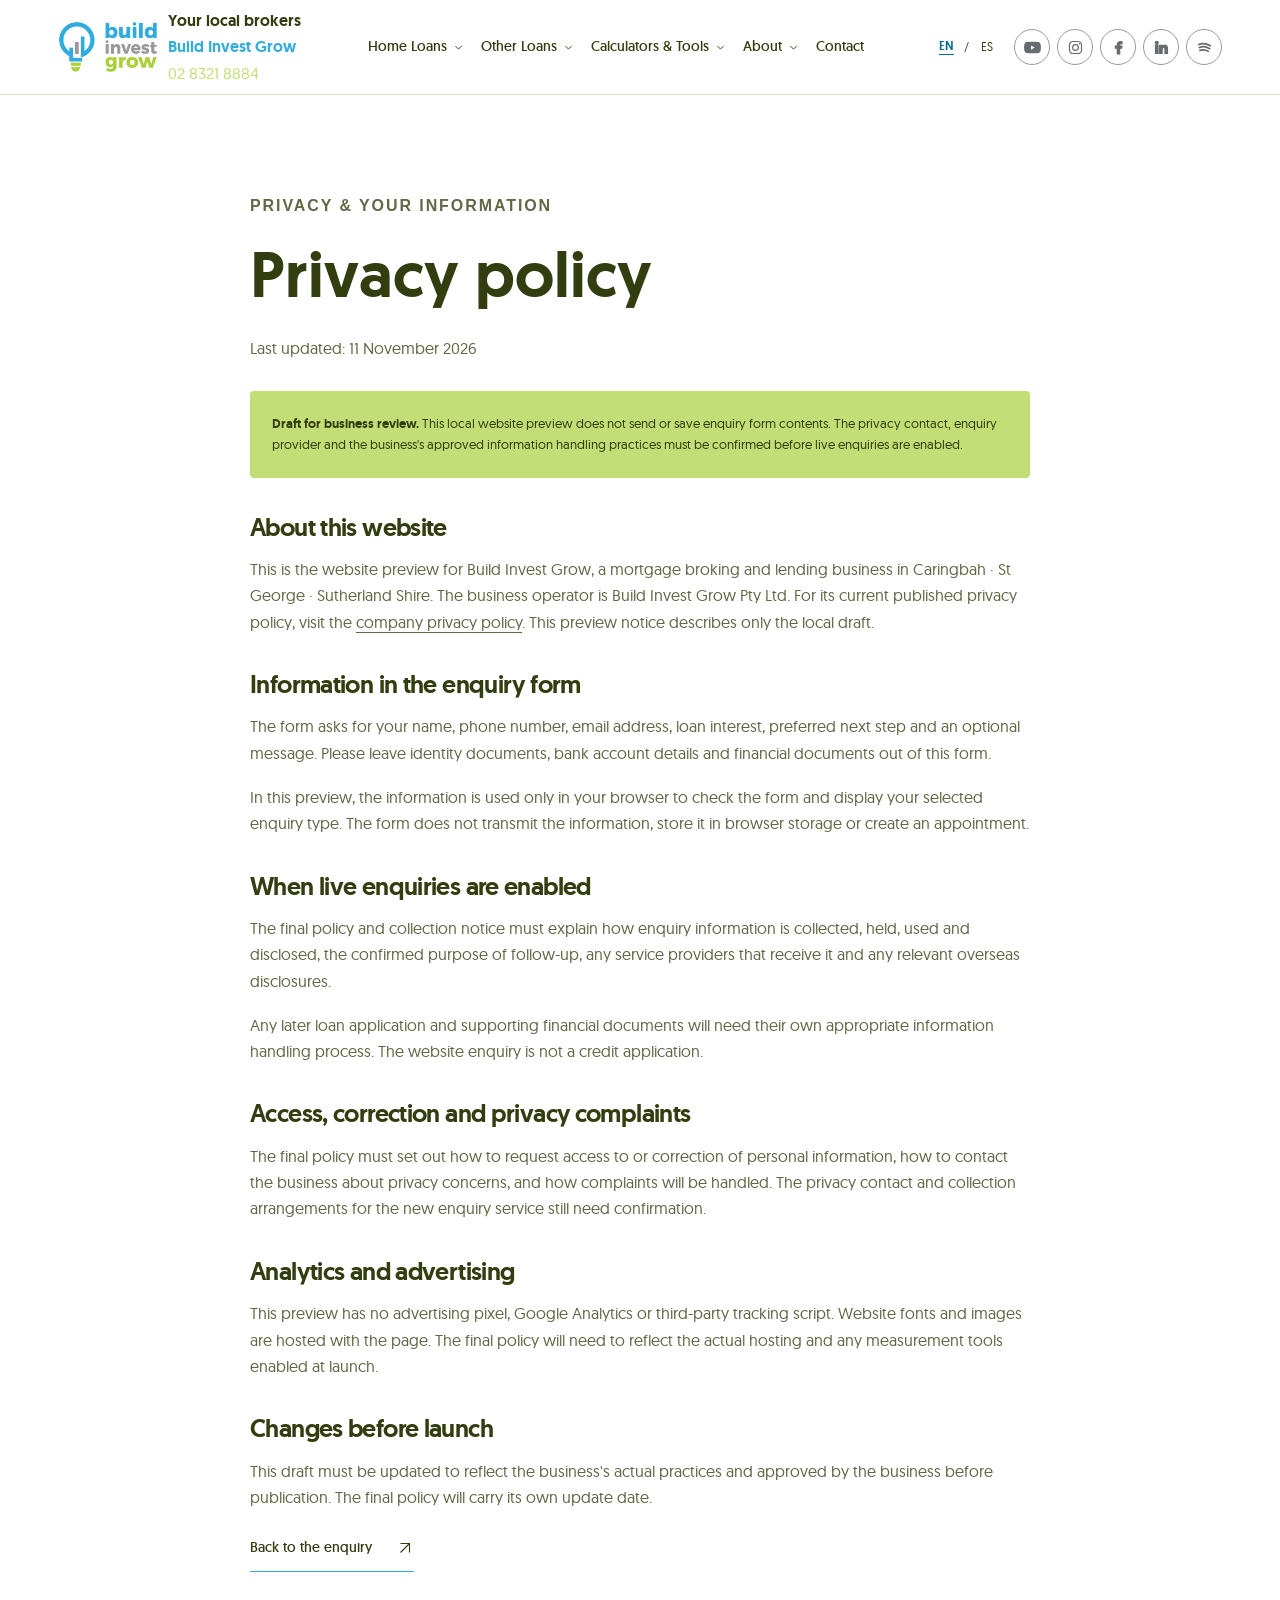
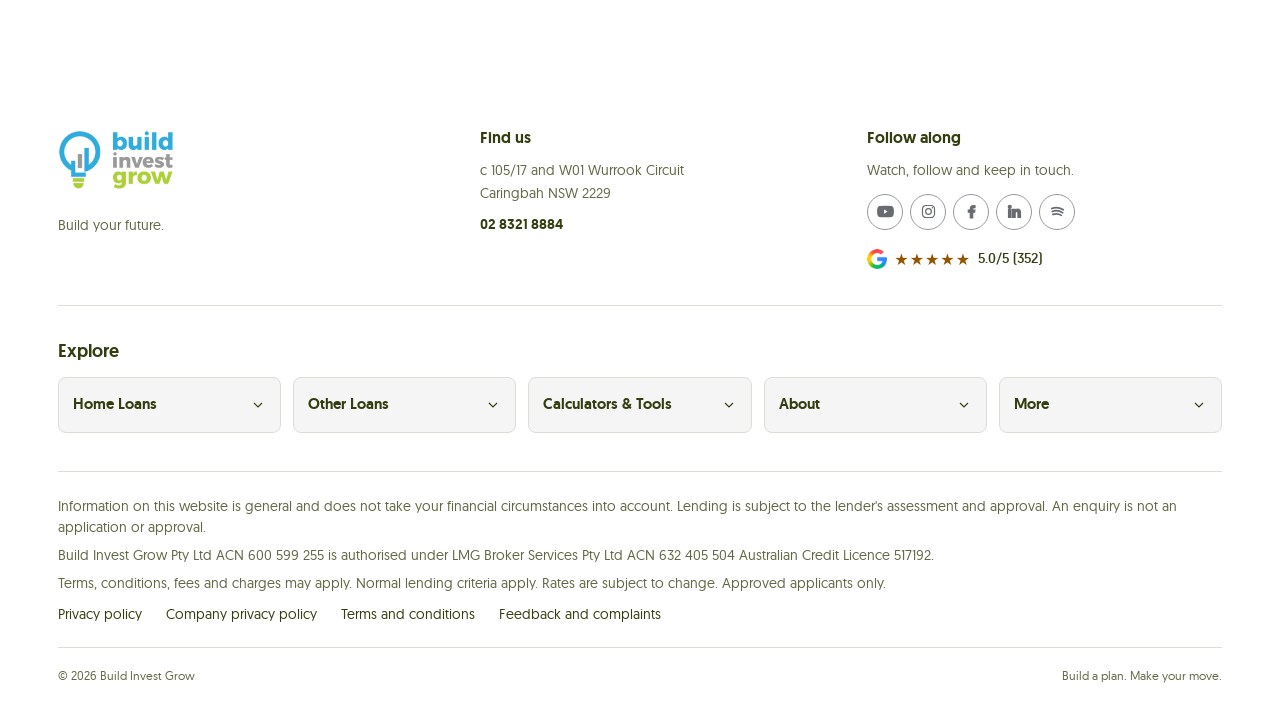
<file: privacy-policy.html>
<!doctype html>
<html lang="en-AU" data-estilo="sobrio">
<head><meta charset="utf-8">
<meta name="viewport" content="width=device-width, initial-scale=1">
<title>Privacy Policy | Build Invest Grow</title>
<meta name="description" content="How the Build Invest Grow website preview handles enquiry details and what will be confirmed before live enquiries are enabled.">
<meta name="robots" content="noindex, follow">
<meta name="theme-color" content="#31ACDC">
<link rel="preload" href="./archivos/fuentes/geomanist-regular-webfont.woff2" as="font" type="font/woff2" crossorigin>
<link rel="icon" href="./favicon.ico" sizes="32x32">
<link rel="icon" href="./icono.svg" type="image/svg+xml">
<link rel="apple-touch-icon" href="./apple-touch-icon.png">
<link rel="manifest" href="./manifest.webmanifest">
<meta property="og:type" content="website">
<meta property="og:site_name" content="Build Invest Grow">
<meta property="og:title" content="Privacy Policy | Build Invest Grow">
<meta property="og:description" content="How the Build Invest Grow website preview handles enquiry details and what will be confirmed before live enquiries are enabled.">
<meta property="og:locale" content="en_AU">
<meta property="og:image" content="PENDIENTE">
<meta property="og:image:width" content="1200">
<meta property="og:image:height" content="630">
<meta property="og:image:alt" content="Privacy Policy | Build Invest Grow">
<meta name="twitter:card" content="summary_large_image">
<meta name="twitter:title" content="Privacy Policy | Build Invest Grow">
<meta name="twitter:description" content="How the Build Invest Grow website preview handles enquiry details and what will be confirmed before live enquiries are enabled.">
<meta name="twitter:image" content="PENDIENTE">

<link rel="stylesheet" href="./css/sitio-portable-dcf3389a.css">
<style>:root{--primario:#31ACDC;--secundario:#C3DE76;--tinta:#333E10;--fondo:#FFFFFF;--sobre-primario:#333E10;--primario-boton:#3BB0DE;--sobre-secundario:#333E10;--secundario-boton:#C3DE76;--escenario-a:#5ABDE3;--escenario-b:#C3DE76;--sobre-escenario:#333E10;--primario-texto:#32808A;--secundario-texto:#657634;--fuente-texto:'Geomanist', system-ui, -apple-system, 'Segoe UI', Roboto, 'Helvetica Neue', Arial, sans-serif;--fuente-titulos:'Geomanist', system-ui, -apple-system, 'Segoe UI', Roboto, 'Helvetica Neue', Arial, sans-serif}</style>
<style>:root{--big-slate:#6E8594;--big-cream:#EEEFE7;--big-panel:#D2D2D2;--big-mist:#F5F5F5}</style>
<script>document.documentElement.classList.add('js');setTimeout(function(){if(!window.SITIO_LISTO)document.documentElement.classList.remove('js')},3000);window.SITIO={"nombre":"Build Invest Grow","whatsapp":null,"mensaje_whatsapp":"","formulario":{"destino":"borrador","webhook":null},"pixel":false};</script>


</head>
<body >
<a class="saltar" href="#contenido">Skip to content</a>
<span id="external-link-note" class="sr-only">Opens in a new tab.</span>
<header class="barra">
  <div class="contenedor barra-dentro">
    <div class="brand-lockup"><a class="marca" href="./" aria-label="Build Invest Grow home"><img src="./img/logo.b6537362.svg" alt="Build Invest Grow" width="362" height="187" fetchpriority="high"></a><div class="broker-identity"><p class="broker-label">Your local brokers</p><p class="broker-name">Build Invest Grow</p><a class="broker-phone" href="tel:0283218884">02 8321 8884</a></div></div>
    <nav class="menu" id="menu" aria-label="Main navigation">
<details class="nav-group">
     <summary><span>Home Loans</span><svg viewBox="0 0 24 24" fill="none" stroke="currentColor" stroke-width="1.7" aria-hidden="true"><path d="m6 9 6 6 6-6"/></svg></summary>
     <ul>
     <li><a href="https://www.buildinvestgrow.com.au/home-loans/first-home-loans/" target="_blank" rel="noopener noreferrer" aria-describedby="external-link-note">First Home Loans</a></li>
     <li><a href="https://www.buildinvestgrow.com.au/home-loans/next-home-loans/" target="_blank" rel="noopener noreferrer" aria-describedby="external-link-note">Next Home Loans</a></li>
     <li><a href="https://www.buildinvestgrow.com.au/home-loans/refinancing/" target="_blank" rel="noopener noreferrer" aria-describedby="external-link-note">Refinancing</a></li>
     <li><a href="https://www.buildinvestgrow.com.au/home-loans/investment-loans/" target="_blank" rel="noopener noreferrer" aria-describedby="external-link-note">Investment Loans</a></li>
     <li><a href="https://www.buildinvestgrow.com.au/home-loans/pre-approval/" target="_blank" rel="noopener noreferrer" aria-describedby="external-link-note">Pre-approval</a></li>
     <li><a href="https://www.buildinvestgrow.com.au/home-loans/self-employed/" target="_blank" rel="noopener noreferrer" aria-describedby="external-link-note">Self Employed</a></li>
    </ul>
    </details>
<details class="nav-group">
     <summary><span>Other Loans</span><svg viewBox="0 0 24 24" fill="none" stroke="currentColor" stroke-width="1.7" aria-hidden="true"><path d="m6 9 6 6 6-6"/></svg></summary>
     <ul>
     <li><a href="https://www.buildinvestgrow.com.au/other-loans/personal-loans/" target="_blank" rel="noopener noreferrer" aria-describedby="external-link-note">Personal Loans</a></li>
     <li><a href="https://www.buildinvestgrow.com.au/other-loans/commercial-loans/" target="_blank" rel="noopener noreferrer" aria-describedby="external-link-note">Commercial Loans</a></li>
     <li><a href="https://www.buildinvestgrow.com.au/other-loans/asset-finance/" target="_blank" rel="noopener noreferrer" aria-describedby="external-link-note">Asset Finance</a></li>
     <li><a href="https://www.buildinvestgrow.com.au/other-loans/car-loans/" target="_blank" rel="noopener noreferrer" aria-describedby="external-link-note">Car Loans</a></li>
     <li><a href="https://www.buildinvestgrow.com.au/other-loans/business-loans/" target="_blank" rel="noopener noreferrer" aria-describedby="external-link-note">Business Loans</a></li>
     <li><a href="https://www.buildinvestgrow.com.au/other-loans/construction-loans/" target="_blank" rel="noopener noreferrer" aria-describedby="external-link-note">Construction Loans</a></li>
     <li><a href="https://www.buildinvestgrow.com.au/other-loans/smsf-loans/" target="_blank" rel="noopener noreferrer" aria-describedby="external-link-note">SMSF Loans</a></li>
     <li><a href="https://www.buildinvestgrow.com.au/other-loans/medical-professionals/" target="_blank" rel="noopener noreferrer" aria-describedby="external-link-note">Medical Professionals</a></li>
    </ul>
    </details>
<details class="nav-group">
     <summary><span>Calculators &amp; Tools</span><svg viewBox="0 0 24 24" fill="none" stroke="currentColor" stroke-width="1.7" aria-hidden="true"><path d="m6 9 6 6 6-6"/></svg></summary>
     <ul>
     <li><a href="https://www.buildinvestgrow.com.au/calculators-tools/compare-rates/" target="_blank" rel="noopener noreferrer" aria-describedby="external-link-note">Compare Rates</a></li>
     <li><a href="https://www.buildinvestgrow.com.au/calculators-tools/calculators/" target="_blank" rel="noopener noreferrer" aria-describedby="external-link-note">Calculators</a></li>
     <li><a href="https://www.buildinvestgrow.com.au/calculators-tools/financial-difficulty-and-hardship-hub/" target="_blank" rel="noopener noreferrer" aria-describedby="external-link-note">Financial Difficulty and Hardship Hub</a></li>
    </ul>
    </details>
<details class="nav-group">
     <summary><span>About</span><svg viewBox="0 0 24 24" fill="none" stroke="currentColor" stroke-width="1.7" aria-hidden="true"><path d="m6 9 6 6 6-6"/></svg></summary>
     <ul>
     <li><a href="https://www.buildinvestgrow.com.au/about/our-team/" target="_blank" rel="noopener noreferrer" aria-describedby="external-link-note">Our Team</a></li>
     <li><a href="https://www.buildinvestgrow.com.au/about/working-with-a-broker/" target="_blank" rel="noopener noreferrer" aria-describedby="external-link-note">Working With A Broker</a></li>
     <li><a href="https://www.buildinvestgrow.com.au/about/our-partners/" target="_blank" rel="noopener noreferrer" aria-describedby="external-link-note">Our Partners</a></li>
     <li><a href="https://www.buildinvestgrow.com.au/about/spanish/" target="_blank" rel="noopener noreferrer" aria-describedby="external-link-note">Spanish</a></li><li><a href="https://www.buildinvestgrow.com.au/about/careers-at-big/" target="_blank" rel="noopener noreferrer" aria-describedby="external-link-note">Careers At Big</a></li><li><a href="https://www.buildinvestgrow.com.au/about/chris-lamb/" target="_blank" rel="noopener noreferrer" aria-describedby="external-link-note">Chris Lamb</a></li>
     <li><a href="https://www.buildinvestgrow.com.au/about/sofia-sculli/" target="_blank" rel="noopener noreferrer" aria-describedby="external-link-note">Sofia Sculli</a></li>
     <li><a href="https://www.buildinvestgrow.com.au/about/pablo-rosales/" target="_blank" rel="noopener noreferrer" aria-describedby="external-link-note">Pablo Rosales</a></li>
     <li><a href="https://www.buildinvestgrow.com.au/about/diego-quintero-jaramillo/" target="_blank" rel="noopener noreferrer" aria-describedby="external-link-note">Diego Quintero Jaramillo</a></li>
    </ul>
    </details>
<a href="./#contact">Contact</a>
</nav>
<div class="header-actions">
<div class="language-switch" role="group" aria-label="Choose language"><button type="button" data-lang="en" aria-pressed="true">EN</button><span aria-hidden="true">/</span><button type="button" data-lang="es" aria-pressed="false">ES</button></div>
    <nav class="social-nav" aria-label="Build Invest Grow social channels">
      <a href="https://www.youtube.com/@BuildInvestGrowPodcast" data-href-en="https://www.youtube.com/@BuildInvestGrowPodcast" data-href-es="https://www.youtube.com/@ConstruyeInvierteCrecePodcast" aria-label="Watch the Build Invest Grow Podcast on YouTube" target="_blank" rel="noopener noreferrer" aria-describedby="external-link-note"><svg viewBox="0 0 24 24" aria-hidden="true"><path d="M22.5 7.2a2.9 2.9 0 0 0-2-2C18.7 4.7 12 4.7 12 4.7s-6.7 0-8.5.5a2.9 2.9 0 0 0-2 2A30 30 0 0 0 1 12a30 30 0 0 0 .5 4.8 2.9 2.9 0 0 0 2 2c1.8.5 8.5.5 8.5.5s6.7 0 8.5-.5a2.9 2.9 0 0 0 2-2A30 30 0 0 0 23 12a30 30 0 0 0-.5-4.8Z"/><path class="social-play" d="m10 9 5 3-5 3Z"/></svg><span>YouTube</span></a>
      <a href="https://www.instagram.com/build.invest.grow/" data-href-en="https://www.instagram.com/build.invest.grow/" data-href-es="https://www.instagram.com/build.invest.grow.espanol/" aria-label="Follow Build Invest Grow on Instagram" target="_blank" rel="noopener noreferrer" aria-describedby="external-link-note"><svg viewBox="0 0 24 24" aria-hidden="true"><rect x="3.5" y="3.5" width="17" height="17" rx="5"/><circle cx="12" cy="12" r="4"/><circle class="social-dot" cx="17.5" cy="6.7" r="1"/></svg><span>Instagram</span></a>
      <a href="https://www.facebook.com/buildinvestgrow/" data-href-en="https://www.facebook.com/buildinvestgrow/" data-href-es="https://www.facebook.com/profile.php?id=61592257426885" aria-label="Follow Build Invest Grow on Facebook" target="_blank" rel="noopener noreferrer" aria-describedby="external-link-note"><svg viewBox="0 0 24 24" aria-hidden="true"><path d="M13.7 21v-8h2.7l.4-3h-3.1V8.1c0-.9.3-1.5 1.6-1.5H17V4a16 16 0 0 0-2.5-.2c-2.5 0-4.2 1.5-4.2 4.2V10H7.5v3h2.8v8Z"/></svg><span>Facebook</span></a>
      <a class="linkedin" href="https://www.linkedin.com/company/build-invest-grow" aria-label="Follow Build Invest Grow on LinkedIn" target="_blank" rel="noopener noreferrer" aria-describedby="external-link-note"><svg viewBox="0 0 24 24" aria-hidden="true"><path d="M20.447 20.452h-3.554v-5.569c0-1.328-.027-3.037-1.852-3.037-1.853 0-2.136 1.447-2.136 2.941v5.665H9.35V9h3.414v1.561h.049c.476-.9 1.636-1.849 3.369-1.849 3.602 0 4.268 2.371 4.268 5.455v6.285zM5.337 7.433a2.062 2.062 0 1 1 0-4.124 2.062 2.062 0 0 1 0 4.124zm1.782 13.019H3.555V9h3.564v11.452z"/></svg><span>LinkedIn</span></a>
      <a class="spotify" href="https://open.spotify.com/show/3sL9Od9D4qcbs21DajPcur?si=eac43c6ad31d4572" data-href-en="https://open.spotify.com/show/3sL9Od9D4qcbs21DajPcur?si=eac43c6ad31d4572" data-href-es="https://open.spotify.com/show/5v3Gy5aUdSrb6Y3PJ2nruF?si=1e4a8a9021b74bbc" aria-label="Listen to Build Invest Grow on Spotify" target="_blank" rel="noopener noreferrer" aria-describedby="external-link-note"><svg viewBox="0 0 24 24" aria-hidden="true"><path d="M4.7 8.2c4.2-1.7 10.2-1 14.6 1.7"/><path d="M5.4 12c4-1.5 9.4-.8 13.1 1.5"/><path d="M6.2 15.7c3.5-1.2 7.8-.7 10.6 1.2"/></svg><span>Spotify</span></a>
    </nav>
    </div>
    <button class="menu-boton" type="button" data-menu-boton aria-expanded="false" aria-controls="menu" aria-label="Open menu"><span></span><span></span></button>
  </div>
</header>

<main id="contenido" class="section"><article class="contenedor texto-largo"><p class="eyebrow">PRIVACY &amp; YOUR INFORMATION</p><h1>Privacy policy</h1><p>Last updated: 11 November 2026</p><div class="policy-note"><strong>Draft for business review.</strong> This local website preview does not send or save enquiry form contents. The privacy contact, enquiry provider and the business's approved information handling practices must be confirmed before live enquiries are enabled.</div><h2>About this website</h2><p>This is the website preview for Build Invest Grow, a mortgage broking and lending business in Caringbah · St George · Sutherland Shire. The business operator is Build Invest Grow Pty Ltd. For its current published privacy policy, visit the <a href="https://www.buildinvestgrow.com.au/franchise-privacy-policy/" target="_blank" rel="noopener noreferrer" aria-describedby="external-link-note">company privacy policy</a>. This preview notice describes only the local draft.</p><h2>Information in the enquiry form</h2><p>The form asks for your name, phone number, email address, loan interest, preferred next step and an optional message. Please leave identity documents, bank account details and financial documents out of this form.</p><p>In this preview, the information is used only in your browser to check the form and display your selected enquiry type. The form does not transmit the information, store it in browser storage or create an appointment.</p><h2>When live enquiries are enabled</h2><p>The final policy and collection notice must explain how enquiry information is collected, held, used and disclosed, the confirmed purpose of follow-up, any service providers that receive it and any relevant overseas disclosures.</p><p>Any later loan application and supporting financial documents will need their own appropriate information handling process. The website enquiry is not a credit application.</p><h2>Access, correction and privacy complaints</h2><p>The final policy must set out how to request access to or correction of personal information, how to contact the business about privacy concerns, and how complaints will be handled. The privacy contact and collection arrangements for the new enquiry service still need confirmation.</p><h2>Analytics and advertising</h2><p>This preview has no advertising pixel, Google Analytics or third-party tracking script. Website fonts and images are hosted with the page. The final policy will need to reflect the actual hosting and any measurement tools enabled at launch.</p><h2>Changes before launch</h2><p>This draft must be updated to reflect the business's actual practices and approved by the business before publication. The final policy will carry its own update date.</p><a class="text-link" href="./#contact">Back to the enquiry <span aria-hidden="true"><svg class="arrow-icon" viewBox="0 0 24 24" fill="none" stroke="currentColor" stroke-width="1.5" aria-hidden="true"><path d="M6 18 18 6M6 6h12v12"/></svg></span></a></article></main>
<footer class="pie" id="footer">
 <div class="contenedor">
  <div class="pie-dentro footer-top">
   <div class="footer-brand">
    <a class="marca" href="./" aria-label="Build Invest Grow home"><img src="./img/logo.b6537362.svg" alt="Build Invest Grow" width="362" height="187" loading="lazy" decoding="async"></a>
    <p>Build your future.</p>
   </div>
   <div class="footer-details">
    <h2 class="pie-titulo">Find us</h2>
    <p>c 105/17 and W01 Wurrook Circuit<br>Caringbah NSW 2229</p>
    <a href="tel:0283218884">02 8321 8884</a>
   </div>
   <div class="footer-connect">
    <h2 class="pie-titulo">Follow along</h2>
    <p>Watch, follow and keep in touch.</p>
    <div class="footer-socials"><a href="https://www.youtube.com/@BuildInvestGrowPodcast" data-href-en="https://www.youtube.com/@BuildInvestGrowPodcast" data-href-es="https://www.youtube.com/@ConstruyeInvierteCrecePodcast" aria-label="Watch the Build Invest Grow Podcast on YouTube" target="_blank" rel="noopener noreferrer" aria-describedby="external-link-note"><svg viewBox="0 0 24 24" aria-hidden="true"><path d="M22.5 7.2a2.9 2.9 0 0 0-2-2C18.7 4.7 12 4.7 12 4.7s-6.7 0-8.5.5a2.9 2.9 0 0 0-2 2A30 30 0 0 0 1 12a30 30 0 0 0 .5 4.8 2.9 2.9 0 0 0 2 2c1.8.5 8.5.5 8.5.5s6.7 0 8.5-.5a2.9 2.9 0 0 0 2-2A30 30 0 0 0 23 12a30 30 0 0 0-.5-4.8Z"/><path class="social-play" d="m10 9 5 3-5 3Z"/></svg><span>YouTube</span></a><a href="https://www.instagram.com/build.invest.grow/" data-href-en="https://www.instagram.com/build.invest.grow/" data-href-es="https://www.instagram.com/build.invest.grow.espanol/" aria-label="Follow Build Invest Grow on Instagram" target="_blank" rel="noopener noreferrer" aria-describedby="external-link-note"><svg viewBox="0 0 24 24" aria-hidden="true"><rect x="3.5" y="3.5" width="17" height="17" rx="5"/><circle cx="12" cy="12" r="4"/><circle class="social-dot" cx="17.5" cy="6.7" r="1"/></svg><span>Instagram</span></a><a href="https://www.facebook.com/buildinvestgrow/" data-href-en="https://www.facebook.com/buildinvestgrow/" data-href-es="https://www.facebook.com/profile.php?id=61592257426885" aria-label="Follow Build Invest Grow on Facebook" target="_blank" rel="noopener noreferrer" aria-describedby="external-link-note"><svg viewBox="0 0 24 24" aria-hidden="true"><path d="M13.7 21v-8h2.7l.4-3h-3.1V8.1c0-.9.3-1.5 1.6-1.5H17V4a16 16 0 0 0-2.5-.2c-2.5 0-4.2 1.5-4.2 4.2V10H7.5v3h2.8v8Z"/></svg><span>Facebook</span></a><a class="linkedin" href="https://www.linkedin.com/company/build-invest-grow" aria-label="Follow Build Invest Grow on LinkedIn" target="_blank" rel="noopener noreferrer" aria-describedby="external-link-note"><svg viewBox="0 0 24 24" aria-hidden="true"><path d="M20.447 20.452h-3.554v-5.569c0-1.328-.027-3.037-1.852-3.037-1.853 0-2.136 1.447-2.136 2.941v5.665H9.35V9h3.414v1.561h.049c.476-.9 1.636-1.849 3.369-1.849 3.602 0 4.268 2.371 4.268 5.455v6.285zM5.337 7.433a2.062 2.062 0 1 1 0-4.124 2.062 2.062 0 0 1 0 4.124zm1.782 13.019H3.555V9h3.564v11.452z"/></svg><span>LinkedIn</span></a><a class="spotify" href="https://open.spotify.com/show/3sL9Od9D4qcbs21DajPcur?si=eac43c6ad31d4572" data-href-en="https://open.spotify.com/show/3sL9Od9D4qcbs21DajPcur?si=eac43c6ad31d4572" data-href-es="https://open.spotify.com/show/5v3Gy5aUdSrb6Y3PJ2nruF?si=1e4a8a9021b74bbc" aria-label="Listen to Build Invest Grow on Spotify" target="_blank" rel="noopener noreferrer" aria-describedby="external-link-note"><svg viewBox="0 0 24 24" aria-hidden="true"><path d="M4.7 8.2c4.2-1.7 10.2-1 14.6 1.7"/><path d="M5.4 12c4-1.5 9.4-.8 13.1 1.5"/><path d="M6.2 15.7c3.5-1.2 7.8-.7 10.6 1.2"/></svg><span>Spotify</span></a></div>
    <a class="footer-google-rating" href="https://www.google.com/maps/search/?api=1&amp;query=Build+Invest+Grow+Caringbah+NSW" target="_blank" rel="noopener noreferrer" aria-describedby="external-link-note"><img src="./img/google-g-original-47.6ba72944.webp" class="footer-google-logo" alt="Google" width="47" height="48" loading="lazy" decoding="async"><span class="footer-google-stars" aria-hidden="true">★★★★★</span><span class="footer-google-score">5.0/5 (352)</span></a>
   </div>
  </div>
  <nav class="footer-navigation" aria-label="Explore Build Invest Grow">
   <h2 class="footer-nav-heading">Explore</h2>
   <div class="footer-groups">
    <details class="footer-group">
     <summary><span>Home Loans</span><svg viewBox="0 0 24 24" fill="none" stroke="currentColor" stroke-width="1.7" aria-hidden="true"><path d="m6 9 6 6 6-6"/></svg></summary>
     <ul>
     <li><a href="https://www.buildinvestgrow.com.au/home-loans/first-home-loans/" target="_blank" rel="noopener noreferrer" aria-describedby="external-link-note">First Home Loans</a></li>
     <li><a href="https://www.buildinvestgrow.com.au/home-loans/next-home-loans/" target="_blank" rel="noopener noreferrer" aria-describedby="external-link-note">Next Home Loans</a></li>
     <li><a href="https://www.buildinvestgrow.com.au/home-loans/refinancing/" target="_blank" rel="noopener noreferrer" aria-describedby="external-link-note">Refinancing</a></li>
     <li><a href="https://www.buildinvestgrow.com.au/home-loans/investment-loans/" target="_blank" rel="noopener noreferrer" aria-describedby="external-link-note">Investment Loans</a></li>
     <li><a href="https://www.buildinvestgrow.com.au/home-loans/pre-approval/" target="_blank" rel="noopener noreferrer" aria-describedby="external-link-note">Pre-approval</a></li>
     <li><a href="https://www.buildinvestgrow.com.au/home-loans/self-employed/" target="_blank" rel="noopener noreferrer" aria-describedby="external-link-note">Self Employed</a></li>
    </ul>
    </details>
    <details class="footer-group">
     <summary><span>Other Loans</span><svg viewBox="0 0 24 24" fill="none" stroke="currentColor" stroke-width="1.7" aria-hidden="true"><path d="m6 9 6 6 6-6"/></svg></summary>
     <ul>
     <li><a href="https://www.buildinvestgrow.com.au/other-loans/personal-loans/" target="_blank" rel="noopener noreferrer" aria-describedby="external-link-note">Personal Loans</a></li>
     <li><a href="https://www.buildinvestgrow.com.au/other-loans/commercial-loans/" target="_blank" rel="noopener noreferrer" aria-describedby="external-link-note">Commercial Loans</a></li>
     <li><a href="https://www.buildinvestgrow.com.au/other-loans/asset-finance/" target="_blank" rel="noopener noreferrer" aria-describedby="external-link-note">Asset Finance</a></li>
     <li><a href="https://www.buildinvestgrow.com.au/other-loans/car-loans/" target="_blank" rel="noopener noreferrer" aria-describedby="external-link-note">Car Loans</a></li>
     <li><a href="https://www.buildinvestgrow.com.au/other-loans/business-loans/" target="_blank" rel="noopener noreferrer" aria-describedby="external-link-note">Business Loans</a></li>
     <li><a href="https://www.buildinvestgrow.com.au/other-loans/construction-loans/" target="_blank" rel="noopener noreferrer" aria-describedby="external-link-note">Construction Loans</a></li>
     <li><a href="https://www.buildinvestgrow.com.au/other-loans/smsf-loans/" target="_blank" rel="noopener noreferrer" aria-describedby="external-link-note">SMSF Loans</a></li>
     <li><a href="https://www.buildinvestgrow.com.au/other-loans/medical-professionals/" target="_blank" rel="noopener noreferrer" aria-describedby="external-link-note">Medical Professionals</a></li>
    </ul>
    </details>
    <details class="footer-group">
     <summary><span>Calculators &amp; Tools</span><svg viewBox="0 0 24 24" fill="none" stroke="currentColor" stroke-width="1.7" aria-hidden="true"><path d="m6 9 6 6 6-6"/></svg></summary>
     <ul>
     <li><a href="https://www.buildinvestgrow.com.au/calculators-tools/compare-rates/" target="_blank" rel="noopener noreferrer" aria-describedby="external-link-note">Compare Rates</a></li>
     <li><a href="https://www.buildinvestgrow.com.au/calculators-tools/calculators/" target="_blank" rel="noopener noreferrer" aria-describedby="external-link-note">Calculators</a></li>
     <li><a href="https://www.buildinvestgrow.com.au/calculators-tools/financial-difficulty-and-hardship-hub/" target="_blank" rel="noopener noreferrer" aria-describedby="external-link-note">Financial Difficulty and Hardship Hub</a></li>
    </ul>
    </details>
    <details class="footer-group">
     <summary><span>About</span><svg viewBox="0 0 24 24" fill="none" stroke="currentColor" stroke-width="1.7" aria-hidden="true"><path d="m6 9 6 6 6-6"/></svg></summary>
     <ul>
     <li><a href="https://www.buildinvestgrow.com.au/about/our-team/" target="_blank" rel="noopener noreferrer" aria-describedby="external-link-note">Our Team</a></li>
     <li><a href="https://www.buildinvestgrow.com.au/about/working-with-a-broker/" target="_blank" rel="noopener noreferrer" aria-describedby="external-link-note">Working With A Broker</a></li>
     <li><a href="https://www.buildinvestgrow.com.au/about/our-partners/" target="_blank" rel="noopener noreferrer" aria-describedby="external-link-note">Our Partners</a></li>
     <li><a href="https://www.buildinvestgrow.com.au/about/chris-lamb/" target="_blank" rel="noopener noreferrer" aria-describedby="external-link-note">Chris Lamb</a></li>
     <li><a href="https://www.buildinvestgrow.com.au/about/sofia-sculli/" target="_blank" rel="noopener noreferrer" aria-describedby="external-link-note">Sofia Sculli</a></li>
     <li><a href="https://www.buildinvestgrow.com.au/about/pablo-rosales/" target="_blank" rel="noopener noreferrer" aria-describedby="external-link-note">Pablo Rosales</a></li>
     <li><a href="https://www.buildinvestgrow.com.au/about/diego-quintero-jaramillo/" target="_blank" rel="noopener noreferrer" aria-describedby="external-link-note">Diego Quintero Jaramillo</a></li>
    </ul>
    </details>
    <details class="footer-group">
     <summary><span>More</span><svg viewBox="0 0 24 24" fill="none" stroke="currentColor" stroke-width="1.7" aria-hidden="true"><path d="m6 9 6 6 6-6"/></svg></summary>
     <ul>
     <li><a href="https://www.buildinvestgrow.com.au/blog/" target="_blank" rel="noopener noreferrer" aria-describedby="external-link-note">Blog</a></li>
     <li><a href="https://www.buildinvestgrow.com.au/frequently-asked-questions/" target="_blank" rel="noopener noreferrer" aria-describedby="external-link-note">Frequently Asked Questions</a></li>
     <li><a href="https://www.buildinvestgrow.com.au/feedback-and-complaints/" target="_blank" rel="noopener noreferrer" aria-describedby="external-link-note">Feedback and Complaints</a></li>
     <li><a class="footer-get-started" href="./#contact">Get started <svg class="arrow-icon" viewBox="0 0 24 24" fill="none" stroke="currentColor" stroke-width="1.5" aria-hidden="true"><path d="M6 18 18 6M6 6h12v12"/></svg></a></li>
    </ul>
    </details>
   </div>
  </nav>
  <div class="footer-disclosure"><p>Information on this website is general and does not take your financial circumstances into account. Lending is subject to the lender's assessment and approval. An enquiry is not an application or approval.</p><p>Build Invest Grow Pty Ltd ACN 600 599 255 is authorised under LMG Broker Services Pty Ltd ACN 632 405 504 Australian Credit Licence 517192.</p><p>Terms, conditions, fees and charges may apply. Normal lending criteria apply. Rates are subject to change. Approved applicants only.</p><div class="legal-links"><a href="./privacy-policy.html">Privacy policy</a><a href="https://www.buildinvestgrow.com.au/franchise-privacy-policy/" target="_blank" rel="noopener noreferrer" aria-describedby="external-link-note">Company privacy policy</a><a href="https://lmg-broker.s3.ap-southeast-2.amazonaws.com/brokers/www.buildinvestgrow.com.au/xntyvdko.amg.pdf" target="_blank" rel="noopener noreferrer" aria-describedby="external-link-note">Terms and conditions</a><a href="https://www.buildinvestgrow.com.au/feedback-and-complaints/" target="_blank" rel="noopener noreferrer" aria-describedby="external-link-note">Feedback and complaints</a></div></div>
  <div class="pie-final"><span>© 2026 Build Invest Grow</span><span>Build a plan. Make your move.</span></div>
 </div>
</footer>

<script src="./js/sitio.78f45720.js" defer></script>
</body></html>
</file>
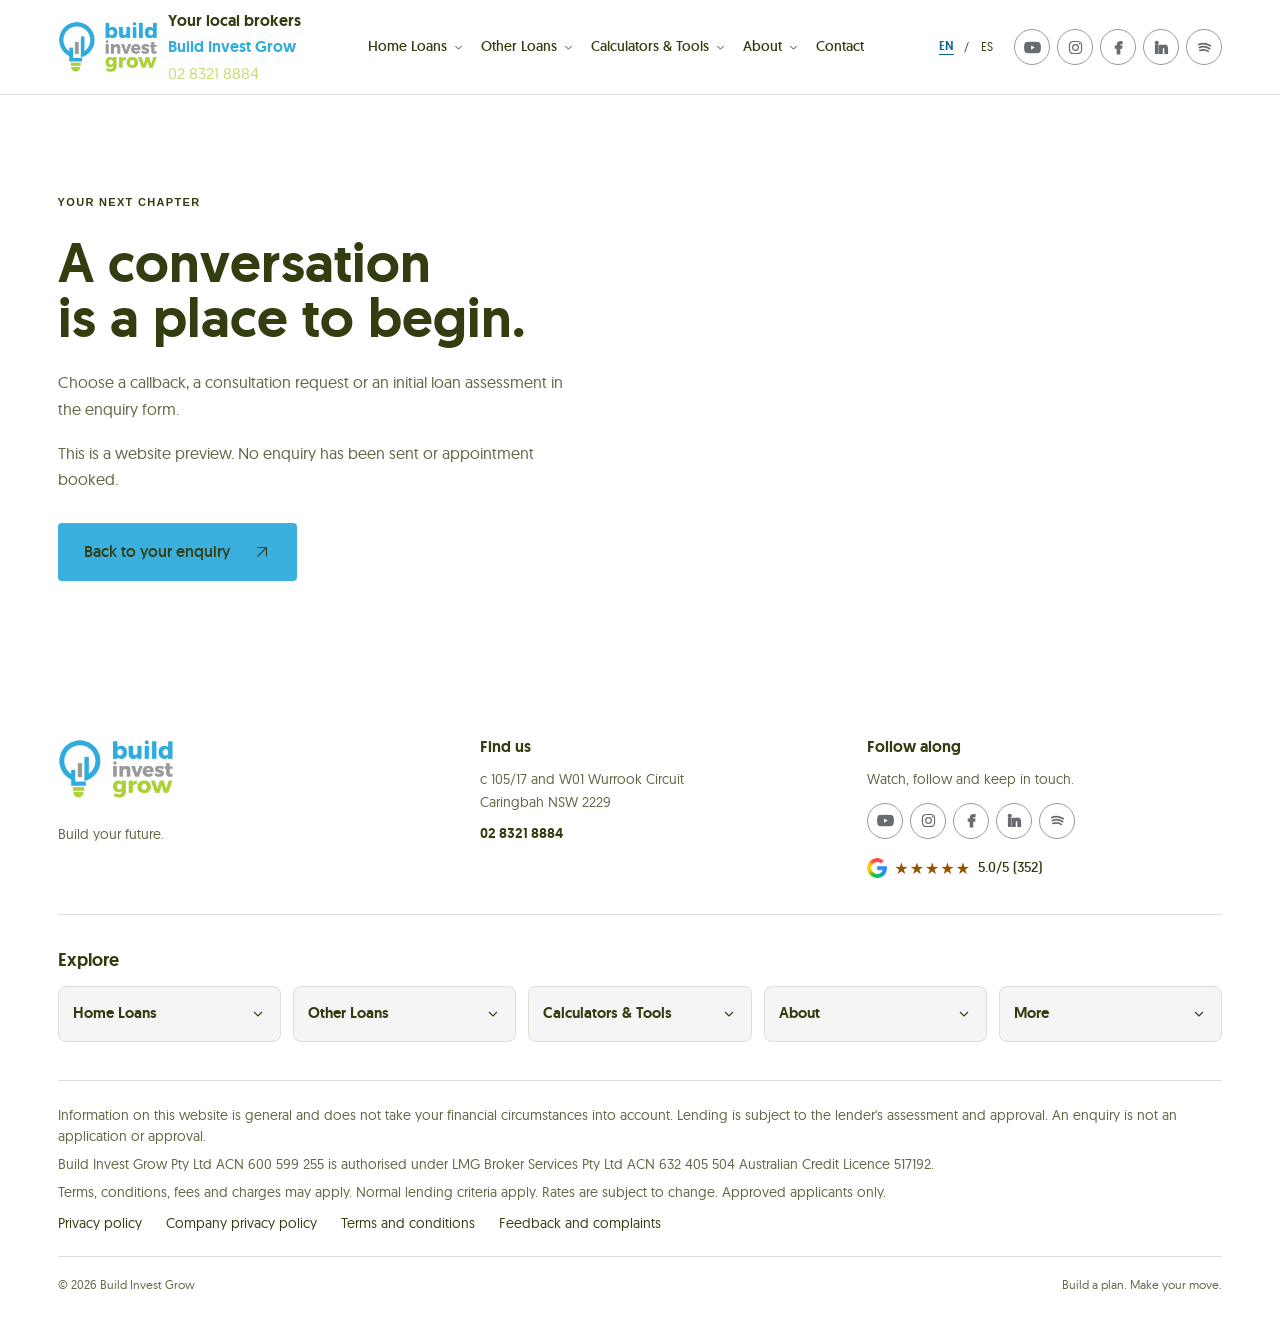
<file: thank-you.html>
<!doctype html>
<html lang="en-AU" data-estilo="sobrio">
<head><meta charset="utf-8">
<meta name="viewport" content="width=device-width, initial-scale=1">
<title>Your Next Step | Build Invest Grow</title>
<meta name="description" content="Choose a next step for your home loan, personal lending or commercial finance enquiry with Build Invest Grow in Sydney.">
<meta name="robots" content="noindex, follow">
<meta name="theme-color" content="#31ACDC">
<link rel="preload" href="./archivos/fuentes/geomanist-regular-webfont.woff2" as="font" type="font/woff2" crossorigin>
<link rel="icon" href="./favicon.ico" sizes="32x32">
<link rel="icon" href="./icono.svg" type="image/svg+xml">
<link rel="apple-touch-icon" href="./apple-touch-icon.png">
<link rel="manifest" href="./manifest.webmanifest">
<meta property="og:type" content="website">
<meta property="og:site_name" content="Build Invest Grow">
<meta property="og:title" content="Your Next Step | Build Invest Grow">
<meta property="og:description" content="Choose a next step for your home loan, personal lending or commercial finance enquiry with Build Invest Grow in Sydney.">
<meta property="og:locale" content="en_AU">
<meta property="og:image" content="PENDIENTE">
<meta property="og:image:width" content="1200">
<meta property="og:image:height" content="630">
<meta property="og:image:alt" content="Your Next Step | Build Invest Grow">
<meta name="twitter:card" content="summary_large_image">
<meta name="twitter:title" content="Your Next Step | Build Invest Grow">
<meta name="twitter:description" content="Choose a next step for your home loan, personal lending or commercial finance enquiry with Build Invest Grow in Sydney.">
<meta name="twitter:image" content="PENDIENTE">

<link rel="stylesheet" href="./css/sitio-portable-dcf3389a.css">
<style>:root{--primario:#31ACDC;--secundario:#C3DE76;--tinta:#333E10;--fondo:#FFFFFF;--sobre-primario:#333E10;--primario-boton:#3BB0DE;--sobre-secundario:#333E10;--secundario-boton:#C3DE76;--escenario-a:#5ABDE3;--escenario-b:#C3DE76;--sobre-escenario:#333E10;--primario-texto:#32808A;--secundario-texto:#657634;--fuente-texto:'Geomanist', system-ui, -apple-system, 'Segoe UI', Roboto, 'Helvetica Neue', Arial, sans-serif;--fuente-titulos:'Geomanist', system-ui, -apple-system, 'Segoe UI', Roboto, 'Helvetica Neue', Arial, sans-serif}</style>
<style>:root{--big-slate:#6E8594;--big-cream:#EEEFE7;--big-panel:#D2D2D2;--big-mist:#F5F5F5}</style>
<script>document.documentElement.classList.add('js');setTimeout(function(){if(!window.SITIO_LISTO)document.documentElement.classList.remove('js')},3000);window.SITIO={"nombre":"Build Invest Grow","whatsapp":null,"mensaje_whatsapp":"","formulario":{"destino":"borrador","webhook":null},"pixel":false};</script>


</head>
<body >
<a class="saltar" href="#contenido">Skip to content</a>
<span id="external-link-note" class="sr-only">Opens in a new tab.</span>
<header class="barra">
  <div class="contenedor barra-dentro">
    <div class="brand-lockup"><a class="marca" href="./" aria-label="Build Invest Grow home"><img src="./img/logo.b6537362.svg" alt="Build Invest Grow" width="362" height="187" fetchpriority="high"></a><div class="broker-identity"><p class="broker-label">Your local brokers</p><p class="broker-name">Build Invest Grow</p><a class="broker-phone" href="tel:0283218884">02 8321 8884</a></div></div>
    <nav class="menu" id="menu" aria-label="Main navigation">
<details class="nav-group">
     <summary><span>Home Loans</span><svg viewBox="0 0 24 24" fill="none" stroke="currentColor" stroke-width="1.7" aria-hidden="true"><path d="m6 9 6 6 6-6"/></svg></summary>
     <ul>
     <li><a href="https://www.buildinvestgrow.com.au/home-loans/first-home-loans/" target="_blank" rel="noopener noreferrer" aria-describedby="external-link-note">First Home Loans</a></li>
     <li><a href="https://www.buildinvestgrow.com.au/home-loans/next-home-loans/" target="_blank" rel="noopener noreferrer" aria-describedby="external-link-note">Next Home Loans</a></li>
     <li><a href="https://www.buildinvestgrow.com.au/home-loans/refinancing/" target="_blank" rel="noopener noreferrer" aria-describedby="external-link-note">Refinancing</a></li>
     <li><a href="https://www.buildinvestgrow.com.au/home-loans/investment-loans/" target="_blank" rel="noopener noreferrer" aria-describedby="external-link-note">Investment Loans</a></li>
     <li><a href="https://www.buildinvestgrow.com.au/home-loans/pre-approval/" target="_blank" rel="noopener noreferrer" aria-describedby="external-link-note">Pre-approval</a></li>
     <li><a href="https://www.buildinvestgrow.com.au/home-loans/self-employed/" target="_blank" rel="noopener noreferrer" aria-describedby="external-link-note">Self Employed</a></li>
    </ul>
    </details>
<details class="nav-group">
     <summary><span>Other Loans</span><svg viewBox="0 0 24 24" fill="none" stroke="currentColor" stroke-width="1.7" aria-hidden="true"><path d="m6 9 6 6 6-6"/></svg></summary>
     <ul>
     <li><a href="https://www.buildinvestgrow.com.au/other-loans/personal-loans/" target="_blank" rel="noopener noreferrer" aria-describedby="external-link-note">Personal Loans</a></li>
     <li><a href="https://www.buildinvestgrow.com.au/other-loans/commercial-loans/" target="_blank" rel="noopener noreferrer" aria-describedby="external-link-note">Commercial Loans</a></li>
     <li><a href="https://www.buildinvestgrow.com.au/other-loans/asset-finance/" target="_blank" rel="noopener noreferrer" aria-describedby="external-link-note">Asset Finance</a></li>
     <li><a href="https://www.buildinvestgrow.com.au/other-loans/car-loans/" target="_blank" rel="noopener noreferrer" aria-describedby="external-link-note">Car Loans</a></li>
     <li><a href="https://www.buildinvestgrow.com.au/other-loans/business-loans/" target="_blank" rel="noopener noreferrer" aria-describedby="external-link-note">Business Loans</a></li>
     <li><a href="https://www.buildinvestgrow.com.au/other-loans/construction-loans/" target="_blank" rel="noopener noreferrer" aria-describedby="external-link-note">Construction Loans</a></li>
     <li><a href="https://www.buildinvestgrow.com.au/other-loans/smsf-loans/" target="_blank" rel="noopener noreferrer" aria-describedby="external-link-note">SMSF Loans</a></li>
     <li><a href="https://www.buildinvestgrow.com.au/other-loans/medical-professionals/" target="_blank" rel="noopener noreferrer" aria-describedby="external-link-note">Medical Professionals</a></li>
    </ul>
    </details>
<details class="nav-group">
     <summary><span>Calculators &amp; Tools</span><svg viewBox="0 0 24 24" fill="none" stroke="currentColor" stroke-width="1.7" aria-hidden="true"><path d="m6 9 6 6 6-6"/></svg></summary>
     <ul>
     <li><a href="https://www.buildinvestgrow.com.au/calculators-tools/compare-rates/" target="_blank" rel="noopener noreferrer" aria-describedby="external-link-note">Compare Rates</a></li>
     <li><a href="https://www.buildinvestgrow.com.au/calculators-tools/calculators/" target="_blank" rel="noopener noreferrer" aria-describedby="external-link-note">Calculators</a></li>
     <li><a href="https://www.buildinvestgrow.com.au/calculators-tools/financial-difficulty-and-hardship-hub/" target="_blank" rel="noopener noreferrer" aria-describedby="external-link-note">Financial Difficulty and Hardship Hub</a></li>
    </ul>
    </details>
<details class="nav-group">
     <summary><span>About</span><svg viewBox="0 0 24 24" fill="none" stroke="currentColor" stroke-width="1.7" aria-hidden="true"><path d="m6 9 6 6 6-6"/></svg></summary>
     <ul>
     <li><a href="https://www.buildinvestgrow.com.au/about/our-team/" target="_blank" rel="noopener noreferrer" aria-describedby="external-link-note">Our Team</a></li>
     <li><a href="https://www.buildinvestgrow.com.au/about/working-with-a-broker/" target="_blank" rel="noopener noreferrer" aria-describedby="external-link-note">Working With A Broker</a></li>
     <li><a href="https://www.buildinvestgrow.com.au/about/our-partners/" target="_blank" rel="noopener noreferrer" aria-describedby="external-link-note">Our Partners</a></li>
     <li><a href="https://www.buildinvestgrow.com.au/about/spanish/" target="_blank" rel="noopener noreferrer" aria-describedby="external-link-note">Spanish</a></li><li><a href="https://www.buildinvestgrow.com.au/about/careers-at-big/" target="_blank" rel="noopener noreferrer" aria-describedby="external-link-note">Careers At Big</a></li><li><a href="https://www.buildinvestgrow.com.au/about/chris-lamb/" target="_blank" rel="noopener noreferrer" aria-describedby="external-link-note">Chris Lamb</a></li>
     <li><a href="https://www.buildinvestgrow.com.au/about/sofia-sculli/" target="_blank" rel="noopener noreferrer" aria-describedby="external-link-note">Sofia Sculli</a></li>
     <li><a href="https://www.buildinvestgrow.com.au/about/pablo-rosales/" target="_blank" rel="noopener noreferrer" aria-describedby="external-link-note">Pablo Rosales</a></li>
     <li><a href="https://www.buildinvestgrow.com.au/about/diego-quintero-jaramillo/" target="_blank" rel="noopener noreferrer" aria-describedby="external-link-note">Diego Quintero Jaramillo</a></li>
    </ul>
    </details>
<a href="./#contact">Contact</a>
</nav>
<div class="header-actions">
<div class="language-switch" role="group" aria-label="Choose language"><button type="button" data-lang="en" aria-pressed="true">EN</button><span aria-hidden="true">/</span><button type="button" data-lang="es" aria-pressed="false">ES</button></div>
    <nav class="social-nav" aria-label="Build Invest Grow social channels">
      <a href="https://www.youtube.com/@BuildInvestGrowPodcast" data-href-en="https://www.youtube.com/@BuildInvestGrowPodcast" data-href-es="https://www.youtube.com/@ConstruyeInvierteCrecePodcast" aria-label="Watch the Build Invest Grow Podcast on YouTube" target="_blank" rel="noopener noreferrer" aria-describedby="external-link-note"><svg viewBox="0 0 24 24" aria-hidden="true"><path d="M22.5 7.2a2.9 2.9 0 0 0-2-2C18.7 4.7 12 4.7 12 4.7s-6.7 0-8.5.5a2.9 2.9 0 0 0-2 2A30 30 0 0 0 1 12a30 30 0 0 0 .5 4.8 2.9 2.9 0 0 0 2 2c1.8.5 8.5.5 8.5.5s6.7 0 8.5-.5a2.9 2.9 0 0 0 2-2A30 30 0 0 0 23 12a30 30 0 0 0-.5-4.8Z"/><path class="social-play" d="m10 9 5 3-5 3Z"/></svg><span>YouTube</span></a>
      <a href="https://www.instagram.com/build.invest.grow/" data-href-en="https://www.instagram.com/build.invest.grow/" data-href-es="https://www.instagram.com/build.invest.grow.espanol/" aria-label="Follow Build Invest Grow on Instagram" target="_blank" rel="noopener noreferrer" aria-describedby="external-link-note"><svg viewBox="0 0 24 24" aria-hidden="true"><rect x="3.5" y="3.5" width="17" height="17" rx="5"/><circle cx="12" cy="12" r="4"/><circle class="social-dot" cx="17.5" cy="6.7" r="1"/></svg><span>Instagram</span></a>
      <a href="https://www.facebook.com/buildinvestgrow/" data-href-en="https://www.facebook.com/buildinvestgrow/" data-href-es="https://www.facebook.com/profile.php?id=61592257426885" aria-label="Follow Build Invest Grow on Facebook" target="_blank" rel="noopener noreferrer" aria-describedby="external-link-note"><svg viewBox="0 0 24 24" aria-hidden="true"><path d="M13.7 21v-8h2.7l.4-3h-3.1V8.1c0-.9.3-1.5 1.6-1.5H17V4a16 16 0 0 0-2.5-.2c-2.5 0-4.2 1.5-4.2 4.2V10H7.5v3h2.8v8Z"/></svg><span>Facebook</span></a>
      <a class="linkedin" href="https://www.linkedin.com/company/build-invest-grow" aria-label="Follow Build Invest Grow on LinkedIn" target="_blank" rel="noopener noreferrer" aria-describedby="external-link-note"><svg viewBox="0 0 24 24" aria-hidden="true"><path d="M20.447 20.452h-3.554v-5.569c0-1.328-.027-3.037-1.852-3.037-1.853 0-2.136 1.447-2.136 2.941v5.665H9.35V9h3.414v1.561h.049c.476-.9 1.636-1.849 3.369-1.849 3.602 0 4.268 2.371 4.268 5.455v6.285zM5.337 7.433a2.062 2.062 0 1 1 0-4.124 2.062 2.062 0 0 1 0 4.124zm1.782 13.019H3.555V9h3.564v11.452z"/></svg><span>LinkedIn</span></a>
      <a class="spotify" href="https://open.spotify.com/show/3sL9Od9D4qcbs21DajPcur?si=eac43c6ad31d4572" data-href-en="https://open.spotify.com/show/3sL9Od9D4qcbs21DajPcur?si=eac43c6ad31d4572" data-href-es="https://open.spotify.com/show/5v3Gy5aUdSrb6Y3PJ2nruF?si=1e4a8a9021b74bbc" aria-label="Listen to Build Invest Grow on Spotify" target="_blank" rel="noopener noreferrer" aria-describedby="external-link-note"><svg viewBox="0 0 24 24" aria-hidden="true"><path d="M4.7 8.2c4.2-1.7 10.2-1 14.6 1.7"/><path d="M5.4 12c4-1.5 9.4-.8 13.1 1.5"/><path d="M6.2 15.7c3.5-1.2 7.8-.7 10.6 1.2"/></svg><span>Spotify</span></a>
    </nav>
    </div>
    <button class="menu-boton" type="button" data-menu-boton aria-expanded="false" aria-controls="menu" aria-label="Open menu"><span></span><span></span></button>
  </div>
</header>

<main id="contenido" class="section pagina-corta"><div class="contenedor"><p class="eyebrow">YOUR NEXT CHAPTER</p><h1>A conversation<br>is a place to begin.</h1><p class="lead">Choose a callback, a consultation request or an initial loan assessment in the enquiry form.</p><p class="lead">This is a website preview. No enquiry has been sent or appointment booked.</p><a class="boton boton-principal" href="./#contact">Back to your enquiry</a></div></main>
<footer class="pie" id="footer">
 <div class="contenedor">
  <div class="pie-dentro footer-top">
   <div class="footer-brand">
    <a class="marca" href="./" aria-label="Build Invest Grow home"><img src="./img/logo.b6537362.svg" alt="Build Invest Grow" width="362" height="187" loading="lazy" decoding="async"></a>
    <p>Build your future.</p>
   </div>
   <div class="footer-details">
    <h2 class="pie-titulo">Find us</h2>
    <p>c 105/17 and W01 Wurrook Circuit<br>Caringbah NSW 2229</p>
    <a href="tel:0283218884">02 8321 8884</a>
   </div>
   <div class="footer-connect">
    <h2 class="pie-titulo">Follow along</h2>
    <p>Watch, follow and keep in touch.</p>
    <div class="footer-socials"><a href="https://www.youtube.com/@BuildInvestGrowPodcast" data-href-en="https://www.youtube.com/@BuildInvestGrowPodcast" data-href-es="https://www.youtube.com/@ConstruyeInvierteCrecePodcast" aria-label="Watch the Build Invest Grow Podcast on YouTube" target="_blank" rel="noopener noreferrer" aria-describedby="external-link-note"><svg viewBox="0 0 24 24" aria-hidden="true"><path d="M22.5 7.2a2.9 2.9 0 0 0-2-2C18.7 4.7 12 4.7 12 4.7s-6.7 0-8.5.5a2.9 2.9 0 0 0-2 2A30 30 0 0 0 1 12a30 30 0 0 0 .5 4.8 2.9 2.9 0 0 0 2 2c1.8.5 8.5.5 8.5.5s6.7 0 8.5-.5a2.9 2.9 0 0 0 2-2A30 30 0 0 0 23 12a30 30 0 0 0-.5-4.8Z"/><path class="social-play" d="m10 9 5 3-5 3Z"/></svg><span>YouTube</span></a><a href="https://www.instagram.com/build.invest.grow/" data-href-en="https://www.instagram.com/build.invest.grow/" data-href-es="https://www.instagram.com/build.invest.grow.espanol/" aria-label="Follow Build Invest Grow on Instagram" target="_blank" rel="noopener noreferrer" aria-describedby="external-link-note"><svg viewBox="0 0 24 24" aria-hidden="true"><rect x="3.5" y="3.5" width="17" height="17" rx="5"/><circle cx="12" cy="12" r="4"/><circle class="social-dot" cx="17.5" cy="6.7" r="1"/></svg><span>Instagram</span></a><a href="https://www.facebook.com/buildinvestgrow/" data-href-en="https://www.facebook.com/buildinvestgrow/" data-href-es="https://www.facebook.com/profile.php?id=61592257426885" aria-label="Follow Build Invest Grow on Facebook" target="_blank" rel="noopener noreferrer" aria-describedby="external-link-note"><svg viewBox="0 0 24 24" aria-hidden="true"><path d="M13.7 21v-8h2.7l.4-3h-3.1V8.1c0-.9.3-1.5 1.6-1.5H17V4a16 16 0 0 0-2.5-.2c-2.5 0-4.2 1.5-4.2 4.2V10H7.5v3h2.8v8Z"/></svg><span>Facebook</span></a><a class="linkedin" href="https://www.linkedin.com/company/build-invest-grow" aria-label="Follow Build Invest Grow on LinkedIn" target="_blank" rel="noopener noreferrer" aria-describedby="external-link-note"><svg viewBox="0 0 24 24" aria-hidden="true"><path d="M20.447 20.452h-3.554v-5.569c0-1.328-.027-3.037-1.852-3.037-1.853 0-2.136 1.447-2.136 2.941v5.665H9.35V9h3.414v1.561h.049c.476-.9 1.636-1.849 3.369-1.849 3.602 0 4.268 2.371 4.268 5.455v6.285zM5.337 7.433a2.062 2.062 0 1 1 0-4.124 2.062 2.062 0 0 1 0 4.124zm1.782 13.019H3.555V9h3.564v11.452z"/></svg><span>LinkedIn</span></a><a class="spotify" href="https://open.spotify.com/show/3sL9Od9D4qcbs21DajPcur?si=eac43c6ad31d4572" data-href-en="https://open.spotify.com/show/3sL9Od9D4qcbs21DajPcur?si=eac43c6ad31d4572" data-href-es="https://open.spotify.com/show/5v3Gy5aUdSrb6Y3PJ2nruF?si=1e4a8a9021b74bbc" aria-label="Listen to Build Invest Grow on Spotify" target="_blank" rel="noopener noreferrer" aria-describedby="external-link-note"><svg viewBox="0 0 24 24" aria-hidden="true"><path d="M4.7 8.2c4.2-1.7 10.2-1 14.6 1.7"/><path d="M5.4 12c4-1.5 9.4-.8 13.1 1.5"/><path d="M6.2 15.7c3.5-1.2 7.8-.7 10.6 1.2"/></svg><span>Spotify</span></a></div>
    <a class="footer-google-rating" href="https://www.google.com/maps/search/?api=1&amp;query=Build+Invest+Grow+Caringbah+NSW" target="_blank" rel="noopener noreferrer" aria-describedby="external-link-note"><img src="./img/google-g-original-47.6ba72944.webp" class="footer-google-logo" alt="Google" width="47" height="48" loading="lazy" decoding="async"><span class="footer-google-stars" aria-hidden="true">★★★★★</span><span class="footer-google-score">5.0/5 (352)</span></a>
   </div>
  </div>
  <nav class="footer-navigation" aria-label="Explore Build Invest Grow">
   <h2 class="footer-nav-heading">Explore</h2>
   <div class="footer-groups">
    <details class="footer-group">
     <summary><span>Home Loans</span><svg viewBox="0 0 24 24" fill="none" stroke="currentColor" stroke-width="1.7" aria-hidden="true"><path d="m6 9 6 6 6-6"/></svg></summary>
     <ul>
     <li><a href="https://www.buildinvestgrow.com.au/home-loans/first-home-loans/" target="_blank" rel="noopener noreferrer" aria-describedby="external-link-note">First Home Loans</a></li>
     <li><a href="https://www.buildinvestgrow.com.au/home-loans/next-home-loans/" target="_blank" rel="noopener noreferrer" aria-describedby="external-link-note">Next Home Loans</a></li>
     <li><a href="https://www.buildinvestgrow.com.au/home-loans/refinancing/" target="_blank" rel="noopener noreferrer" aria-describedby="external-link-note">Refinancing</a></li>
     <li><a href="https://www.buildinvestgrow.com.au/home-loans/investment-loans/" target="_blank" rel="noopener noreferrer" aria-describedby="external-link-note">Investment Loans</a></li>
     <li><a href="https://www.buildinvestgrow.com.au/home-loans/pre-approval/" target="_blank" rel="noopener noreferrer" aria-describedby="external-link-note">Pre-approval</a></li>
     <li><a href="https://www.buildinvestgrow.com.au/home-loans/self-employed/" target="_blank" rel="noopener noreferrer" aria-describedby="external-link-note">Self Employed</a></li>
    </ul>
    </details>
    <details class="footer-group">
     <summary><span>Other Loans</span><svg viewBox="0 0 24 24" fill="none" stroke="currentColor" stroke-width="1.7" aria-hidden="true"><path d="m6 9 6 6 6-6"/></svg></summary>
     <ul>
     <li><a href="https://www.buildinvestgrow.com.au/other-loans/personal-loans/" target="_blank" rel="noopener noreferrer" aria-describedby="external-link-note">Personal Loans</a></li>
     <li><a href="https://www.buildinvestgrow.com.au/other-loans/commercial-loans/" target="_blank" rel="noopener noreferrer" aria-describedby="external-link-note">Commercial Loans</a></li>
     <li><a href="https://www.buildinvestgrow.com.au/other-loans/asset-finance/" target="_blank" rel="noopener noreferrer" aria-describedby="external-link-note">Asset Finance</a></li>
     <li><a href="https://www.buildinvestgrow.com.au/other-loans/car-loans/" target="_blank" rel="noopener noreferrer" aria-describedby="external-link-note">Car Loans</a></li>
     <li><a href="https://www.buildinvestgrow.com.au/other-loans/business-loans/" target="_blank" rel="noopener noreferrer" aria-describedby="external-link-note">Business Loans</a></li>
     <li><a href="https://www.buildinvestgrow.com.au/other-loans/construction-loans/" target="_blank" rel="noopener noreferrer" aria-describedby="external-link-note">Construction Loans</a></li>
     <li><a href="https://www.buildinvestgrow.com.au/other-loans/smsf-loans/" target="_blank" rel="noopener noreferrer" aria-describedby="external-link-note">SMSF Loans</a></li>
     <li><a href="https://www.buildinvestgrow.com.au/other-loans/medical-professionals/" target="_blank" rel="noopener noreferrer" aria-describedby="external-link-note">Medical Professionals</a></li>
    </ul>
    </details>
    <details class="footer-group">
     <summary><span>Calculators &amp; Tools</span><svg viewBox="0 0 24 24" fill="none" stroke="currentColor" stroke-width="1.7" aria-hidden="true"><path d="m6 9 6 6 6-6"/></svg></summary>
     <ul>
     <li><a href="https://www.buildinvestgrow.com.au/calculators-tools/compare-rates/" target="_blank" rel="noopener noreferrer" aria-describedby="external-link-note">Compare Rates</a></li>
     <li><a href="https://www.buildinvestgrow.com.au/calculators-tools/calculators/" target="_blank" rel="noopener noreferrer" aria-describedby="external-link-note">Calculators</a></li>
     <li><a href="https://www.buildinvestgrow.com.au/calculators-tools/financial-difficulty-and-hardship-hub/" target="_blank" rel="noopener noreferrer" aria-describedby="external-link-note">Financial Difficulty and Hardship Hub</a></li>
    </ul>
    </details>
    <details class="footer-group">
     <summary><span>About</span><svg viewBox="0 0 24 24" fill="none" stroke="currentColor" stroke-width="1.7" aria-hidden="true"><path d="m6 9 6 6 6-6"/></svg></summary>
     <ul>
     <li><a href="https://www.buildinvestgrow.com.au/about/our-team/" target="_blank" rel="noopener noreferrer" aria-describedby="external-link-note">Our Team</a></li>
     <li><a href="https://www.buildinvestgrow.com.au/about/working-with-a-broker/" target="_blank" rel="noopener noreferrer" aria-describedby="external-link-note">Working With A Broker</a></li>
     <li><a href="https://www.buildinvestgrow.com.au/about/our-partners/" target="_blank" rel="noopener noreferrer" aria-describedby="external-link-note">Our Partners</a></li>
     <li><a href="https://www.buildinvestgrow.com.au/about/chris-lamb/" target="_blank" rel="noopener noreferrer" aria-describedby="external-link-note">Chris Lamb</a></li>
     <li><a href="https://www.buildinvestgrow.com.au/about/sofia-sculli/" target="_blank" rel="noopener noreferrer" aria-describedby="external-link-note">Sofia Sculli</a></li>
     <li><a href="https://www.buildinvestgrow.com.au/about/pablo-rosales/" target="_blank" rel="noopener noreferrer" aria-describedby="external-link-note">Pablo Rosales</a></li>
     <li><a href="https://www.buildinvestgrow.com.au/about/diego-quintero-jaramillo/" target="_blank" rel="noopener noreferrer" aria-describedby="external-link-note">Diego Quintero Jaramillo</a></li>
    </ul>
    </details>
    <details class="footer-group">
     <summary><span>More</span><svg viewBox="0 0 24 24" fill="none" stroke="currentColor" stroke-width="1.7" aria-hidden="true"><path d="m6 9 6 6 6-6"/></svg></summary>
     <ul>
     <li><a href="https://www.buildinvestgrow.com.au/blog/" target="_blank" rel="noopener noreferrer" aria-describedby="external-link-note">Blog</a></li>
     <li><a href="https://www.buildinvestgrow.com.au/frequently-asked-questions/" target="_blank" rel="noopener noreferrer" aria-describedby="external-link-note">Frequently Asked Questions</a></li>
     <li><a href="https://www.buildinvestgrow.com.au/feedback-and-complaints/" target="_blank" rel="noopener noreferrer" aria-describedby="external-link-note">Feedback and Complaints</a></li>
     <li><a class="footer-get-started" href="./#contact">Get started <svg class="arrow-icon" viewBox="0 0 24 24" fill="none" stroke="currentColor" stroke-width="1.5" aria-hidden="true"><path d="M6 18 18 6M6 6h12v12"/></svg></a></li>
    </ul>
    </details>
   </div>
  </nav>
  <div class="footer-disclosure"><p>Information on this website is general and does not take your financial circumstances into account. Lending is subject to the lender's assessment and approval. An enquiry is not an application or approval.</p><p>Build Invest Grow Pty Ltd ACN 600 599 255 is authorised under LMG Broker Services Pty Ltd ACN 632 405 504 Australian Credit Licence 517192.</p><p>Terms, conditions, fees and charges may apply. Normal lending criteria apply. Rates are subject to change. Approved applicants only.</p><div class="legal-links"><a href="./privacy-policy.html">Privacy policy</a><a href="https://www.buildinvestgrow.com.au/franchise-privacy-policy/" target="_blank" rel="noopener noreferrer" aria-describedby="external-link-note">Company privacy policy</a><a href="https://lmg-broker.s3.ap-southeast-2.amazonaws.com/brokers/www.buildinvestgrow.com.au/xntyvdko.amg.pdf" target="_blank" rel="noopener noreferrer" aria-describedby="external-link-note">Terms and conditions</a><a href="https://www.buildinvestgrow.com.au/feedback-and-complaints/" target="_blank" rel="noopener noreferrer" aria-describedby="external-link-note">Feedback and complaints</a></div></div>
  <div class="pie-final"><span>© 2026 Build Invest Grow</span><span>Build a plan. Make your move.</span></div>
 </div>
</footer>

<script src="./js/sitio.78f45720.js" defer></script>
</body></html>
</file>
<file: css/sitio-portable-dcf3389a.css>
:root{--ancho:1240px;--margen:clamp(20px,4.5vw,64px);--alto-barra:94px;--linea:color-mix(in srgb,var(--tinta) 17%,var(--fondo));--muted:color-mix(in srgb,var(--tinta) 78%,var(--fondo));--curva:cubic-bezier(.2,.7,.2,1)}*,*::before,*::after{box-sizing:border-box}html{scroll-behavior:smooth;scroll-padding-top:calc(var(--alto-barra) + 18px);-webkit-text-size-adjust:100%;overflow-x:clip}body{margin:0;color:var(--tinta);background:var(--fondo);font-family:var(--fuente-texto);font-size:16px;line-height:1.65;-webkit-font-smoothing:antialiased;overflow-wrap:break-word}img,svg{max-width:100%;height:auto;display:block}a{color:var(--primario-texto);text-underline-offset:4px}button,input,select,textarea{font:inherit}button,a,input,select,textarea{-webkit-tap-highlight-color:transparent}button,a{touch-action:manipulation}a:focus-visible,button:focus-visible,input:focus-visible,select:focus-visible,textarea:focus-visible,summary:focus-visible{outline:3px solid var(--primario);outline-offset:5px}h1,h2,h3{font-family:var(--fuente-titulos);margin:0;font-weight:700;line-height:1.12;letter-spacing:-.045em;text-wrap:balance}h1{font-size:clamp(42px,5.25vw,78px);line-height:1.04}h2{font-size:clamp(34px,3.9vw,55px)}h3{font-size:25px;letter-spacing:-.03em}em{font-family:var(--fuente-titulos);font-style:normal;font-weight:inherit;letter-spacing:inherit}p{margin:0 0 1.1em}a,button{color:inherit}.contenedor{width:min(var(--ancho),100% - var(--margen)*2);margin-inline:auto}.section{padding-block:clamp(70px,7.7vw,110px)}.eyebrow{font-size:10px;font-weight:700;letter-spacing:.16em;line-height:1.6;margin:0 0 25px;text-transform:uppercase;color:var(--primario)}.eyebrow .tiny-line{display:inline-block;width:28px;height:1px;background:currentColor;vertical-align:middle;margin-right:10px}.subtle{font-size:13px;color:var(--muted)}.boton{display:inline-flex;align-items:center;justify-content:center;gap:23px;min-height:54px;padding:16px 24px;font-size:13px;font-weight:600;line-height:1.2;text-decoration:none;white-space:nowrap;border:1px solid transparent;border-radius:4px;cursor:pointer;transition:background .2s,transform .2s;max-width:100%}.boton:hover{transform:translateY(-2px)}.boton span[aria-hidden]{font-size:21px;font-weight:400;line-height:1}.boton-principal{background:var(--primario-boton);color:var(--sobre-primario)}.boton-principal:hover{background:color-mix(in srgb,var(--primario) 89%,black)}.text-link{display:inline-flex;align-items:center;gap:24px;min-height:44px;text-decoration:none;font-size:14px;font-weight:600;border-bottom:1px solid var(--primario);padding-bottom:3px}.saltar:not(:focus),.trampa{position:absolute!important;width:1px;height:1px;overflow:hidden;clip-path:inset(50%);white-space:nowrap}.saltar:focus{position:fixed;z-index:100;top:10px;left:10px;padding:12px;background:var(--primario);color:var(--fondo)}.barra{position:sticky;top:0;z-index:40;background:var(--fondo);border-bottom:1px solid var(--linea)}.barra-dentro{display:flex;align-items:center;justify-content:space-between;gap:20px;min-height:var(--alto-barra)}.marca{display:inline-flex;align-items:center;min-height:44px;text-decoration:none;flex:none}.marca img{width:188px;height:auto}.menu{display:flex;align-items:center;gap:32px}.menu a:not(.boton){display:inline-flex;align-items:center;min-height:44px;font-size:12px;text-decoration:none;font-weight:500}.menu a:not(.boton):hover{text-decoration:underline}.menu .boton{min-height:44px;padding:12px 21px;margin-left:8px;gap:24px}.menu-boton{display:none;width:44px;height:44px;border:1px solid var(--linea);background:transparent;border-radius:4px;align-items:center;justify-content:center;gap:6px;flex-direction:column;flex:none}.menu-boton span{width:19px;height:1.5px;background:var(--tinta);transition:transform .2s}.menu-boton[aria-expanded=true] span:first-child{transform:translateY(3.75px) rotate(45deg)}.menu-boton[aria-expanded=true] span:last-child{transform:translateY(-3.75px) rotate(-45deg)}.hero{padding:55px 0 56px}.hero-grid{display:grid;grid-template-columns:minmax(0,1.08fr) minmax(0,1fr);gap:64px;align-items:center}.hero-copy{padding:16px 0 22px}.hero h1{margin:0 0 25px}.hero h1 em{color:var(--primario);white-space:nowrap}.hero-lead{font-size:15px;line-height:1.85;color:var(--muted);max-width:370px;margin-bottom:28px}.hero-cta{min-height:56px}.hero-location{display:flex;gap:9px;align-items:flex-start;font-size:10px;color:var(--muted);margin-top:29px}.hero-location svg{width:14px;flex:none;margin-top:2px}.location-divider{padding-inline:9px}.hero-figure{margin:0;position:relative;padding-bottom:30px;min-width:0}.hero-image-wrap{position:relative;border-radius:140px 6px 6px 6px;overflow:hidden;isolation:isolate;aspect-ratio:.89;background:var(--secundario)}.hero-image{width:100%;height:100%;object-fit:cover}.hero-figure figcaption{position:absolute;bottom:0;right:0;font-size:9px;color:var(--muted)}.question-grid{display:grid;grid-template-columns:minmax(0,1fr) minmax(0,1.05fr);gap:100px;align-items:start}.question-copy{padding-top:27px}.intro{font-size:18px;line-height:1.65;max-width:440px}.question-list{list-style:none;padding:0;margin:25px 0 21px}.question-list li{padding:17px 0;display:flex;align-items:center;justify-content:space-between;gap:20px;border-top:1px solid var(--linea);font-size:14px}.question-list li:last-child{border-bottom:1px solid var(--linea)}.question-list li>span:last-child{font-size:20px;color:var(--primario);flex:none}.process-section{background:var(--primario);color:var(--fondo)}.process-section .eyebrow{color:var(--secundario)}.section-heading{display:flex;justify-content:space-between;align-items:end;gap:40px;margin-bottom:49px}.section-heading>p{max-width:330px;font-size:14px;margin-bottom:4px;color:var(--muted)}.process-section .section-heading>p{color:var(--fondo)}.process-list{display:grid;grid-template-columns:repeat(3,minmax(0,1fr));list-style:none;padding:0;margin:0;gap:42px}.process-list li{position:relative;padding-top:24px;border-top:1px solid color-mix(in srgb,var(--fondo) 45%,var(--primario));padding-right:18px}.step-number{display:block;font-size:11px;color:var(--secundario);margin-bottom:30px;letter-spacing:.08em}.process-list h3{font-size:23px;margin-bottom:15px}.process-list p{font-size:13px;line-height:1.85;max-width:295px;margin-bottom:28px;color:var(--fondo)}.step-arrow{width:26px;color:var(--secundario)}.loan-grid{display:grid;grid-template-columns:minmax(0,1.1fr) minmax(0,1fr);gap:34px}.loan-feature{position:relative;background:var(--secundario);padding:34px 38px 0;display:flex;flex-direction:column;overflow:hidden;border-radius:6px}.loan-top{display:flex;justify-content:space-between;align-items:start;gap:24px;margin-bottom:34px}.loan-category{font-size:9px;font-weight:600;letter-spacing:.12em;color:var(--primario)}.loan-icon{width:56px;color:var(--primario);flex:none}.home-loan h3{font-size:43px;margin-bottom:20px}.loan-feature>p{max-width:350px;font-size:14px;color:var(--primario);line-height:1.85}.loan-link{display:flex;align-items:center;justify-content:space-between;gap:16px;font-size:13px;font-weight:600;min-height:48px;text-decoration:none;padding:12px 0;border-bottom:1px solid var(--primario);color:var(--primario)}.loan-link span{font-size:23px;line-height:1}.home-loan .loan-link{margin-top:12px}.home-line-art{margin-top:auto;padding-top:65px;color:var(--primario);opacity:.5}.home-line-art svg{width:100%}.other-loans{display:flex;flex-direction:column;gap:26px}.loan-row{padding:21px 0 0;border-top:1px solid var(--linea);flex:1}.loan-row .loan-top{margin-bottom:8px}.loan-row .loan-icon{width:45px;margin-top:0}.loan-row h3{font-size:28px;margin-bottom:12px}.loan-row p{font-size:13px;line-height:1.8;max-width:390px;color:var(--muted);margin-bottom:10px}.loan-row .loan-link{border-bottom:0}.about-section{background:color-mix(in srgb,var(--secundario) 45%,var(--fondo))}.about-grid{display:grid;grid-template-columns:minmax(0,1fr) minmax(0,1fr);gap:94px;align-items:center}.brand-panel{background:var(--tinta);color:var(--fondo);padding:35px 39px 27px;border-radius:5px;min-height:470px;display:flex;flex-direction:column;justify-content:space-between}.panel-kicker{font-size:9px;letter-spacing:.14em;color:var(--secundario)}.brand-panel-logo{width:max-content;max-width:100%;padding:7px;background:#fff;border-radius:3px}.brand-panel-logo img{width:131px;height:auto}.panel-bottom{border-top:1px solid color-mix(in srgb,var(--fondo) 40%,var(--tinta));display:flex;justify-content:space-between;align-items:center;padding-top:17px;font-size:10px}.panel-bottom svg{width:28px}.about-copy h2{margin-bottom:25px}.about-copy>p:not(.eyebrow){font-size:14px;color:var(--muted);max-width:420px}.about-copy .text-link{margin-top:12px}.faq-grid{display:grid;grid-template-columns:minmax(0,.8fr) minmax(0,1.2fr);gap:80px}.preguntas details{border-bottom:1px solid var(--linea)}.preguntas details:first-child{border-top:1px solid var(--linea)}.preguntas summary{list-style:none;display:flex;justify-content:space-between;align-items:center;gap:24px;cursor:pointer;font-size:14px;font-weight:500;padding:22px 0;min-height:60px}.preguntas summary::-webkit-details-marker{display:none}.preguntas summary>span{flex:none;font-size:21px;font-weight:400;color:var(--primario)}.preguntas details[open] summary>span{transform:rotate(45deg)}.preguntas details>div{font-size:13px;line-height:1.8;color:var(--muted);padding:0 36px 12px 0}.contact-section{background:var(--primario);color:var(--fondo)}.contact-grid{display:grid;grid-template-columns:minmax(0,.85fr) minmax(0,1.15fr);gap:96px;align-items:start}.contact-copy{padding-top:17px}.contact-copy .eyebrow{color:var(--secundario)}.contact-copy h2{font-size:clamp(43px,4.6vw,66px);margin-bottom:24px}.contact-copy>p:not(.eyebrow){font-size:14px;line-height:1.85;max-width:330px}.contact-divider{height:1px;background:color-mix(in srgb,var(--fondo) 45%,var(--primario));margin:31px 0 26px;max-width:330px}.contact-copy .contact-location{font-size:9px!important;letter-spacing:.15em;color:var(--secundario)}.contact-copy .contact-small{font-size:12px!important}.contact-house{color:var(--secundario);width:156px;margin-top:48px}.form-card{background:var(--fondo);color:var(--tinta);border-radius:5px;padding:33px}.formulario{display:grid;grid-template-columns:minmax(0,1fr);gap:17px}.preview-note{font-size:10px;padding:10px 12px;border:1px solid var(--linea);background:var(--secundario);color:var(--primario);margin:0;display:flex;gap:8px;align-items:center}.status-dot{width:5px;height:5px;border-radius:50%;background:currentColor;flex:none}.form-pair{display:grid;grid-template-columns:repeat(2,minmax(0,1fr));gap:16px}.campo{display:grid;grid-template-columns:minmax(0,1fr);gap:6px;min-width:0}.campo>label{font-size:11px;font-weight:500}.campo input,.campo select,.campo textarea{width:100%;min-width:0;min-height:46px;border:1px solid var(--linea);background:var(--fondo);color:var(--tinta);padding:12px;border-radius:3px;font-size:12px;line-height:1.4}.campo input::placeholder,.campo textarea::placeholder{color:var(--muted);opacity:1}.campo select{padding-right:22px;cursor:pointer}.campo textarea{resize:vertical;min-height:86px}.optional{font-size:10px;color:var(--muted)}.step-hint{margin:-5px 0 0;color:var(--muted);font-size:10px}.campo .error{font-size:11px;color:#A12626}.campo .error:empty{display:none}.campo [aria-invalid=true]{border-color:#A12626}.consent{display:flex;align-items:flex-start;gap:10px;font-size:10px!important;font-weight:400!important;line-height:1.6}.campo .consent input{width:24px;height:24px;min-height:24px;padding:0;flex:none;margin:0;accent-color:var(--primario)}.consent a{padding-block:4px}.formulario .boton{width:100%;justify-content:space-between;padding:17px 20px}.estado-formulario{font-size:12px;font-weight:500;line-height:1.65;margin:0}.estado-formulario:empty{display:none}.estado-formulario[data-tipo=error]{color:#A12626}.estado-formulario[data-tipo=preview]{color:var(--primario);background:var(--secundario);border:1px solid var(--linea);padding:14px}.form-footnote{font-size:9px;color:var(--muted);line-height:1.7;margin:0}.pie{padding:60px 0 24px;background:var(--fondo)}.pie-dentro{display:grid;grid-template-columns:minmax(0,1.4fr) repeat(3,minmax(0,1fr));gap:42px}.footer-brand .marca{margin-bottom:16px}.footer-brand p{max-width:230px;font-size:12px;color:var(--muted)}.footer-brand .location-label{font-size:10px;margin-top:22px}.pie-titulo{font-size:12px;font-weight:600;letter-spacing:0;margin:11px 0 19px}.pie ul{list-style:none;padding:0;margin:0;display:grid;gap:7px}.pie a:not(.marca){font-size:11px;text-decoration:none;min-height:28px;display:flex;align-items:center}.pie a:hover{text-decoration:underline}.pie-dentro>div:last-child>p{font-size:11px;color:var(--muted)}.pie .footer-enquiry{font-weight:600;gap:20px;margin-bottom:10px}.footer-disclosure{border-top:1px solid var(--linea);margin-top:42px;padding-top:24px}.footer-disclosure p{font-size:9px;line-height:1.75;color:var(--muted);margin:0 0 7px}.footer-disclosure .draft-disclosure{font-size:9px}.pie-final{border-top:1px solid var(--linea);display:flex;justify-content:space-between;gap:20px;padding-top:18px;margin-top:18px;font-size:9px;color:var(--muted)}.texto-largo{max-width:780px}.texto-largo h1{font-size:clamp(40px,5vw,65px);margin-bottom:28px}.texto-largo h2{font-size:25px;margin:37px 0 15px;letter-spacing:-.025em}.texto-largo p,.texto-largo li{font-size:14px;color:var(--muted)}.texto-largo .policy-note{padding:22px;background:var(--secundario);color:var(--primario);font-size:13px;border-radius:4px;margin:30px 0}.pagina-corta{min-height:55vh;display:flex;align-items:center}.pagina-corta h1{max-width:750px;margin-bottom:24px}.pagina-corta .lead{max-width:520px;color:var(--muted);font-size:16px}.pagina-corta .boton{margin-top:13px}.js [data-aparece]{opacity:0;transform:translateY(16px);transition:opacity .6s var(--curva),transform .6s var(--curva);transition-delay:var(--retraso,0ms)}.js [data-aparece].visible{opacity:1;transform:none}.process-section :focus-visible,.contact-section .contact-copy :focus-visible{outline-color:var(--secundario)}@media(min-width:1600px){.hero{padding-block:70px}.hero-grid{gap:85px}}@media(max-width:1100px){.hero-grid{gap:37px}.hero h1{font-size:clamp(46px,5.1vw,61px)}.menu{gap:23px}.question-grid,.about-grid,.contact-grid{gap:55px}.hero-location{font-size:9px}.location-divider{padding-inline:5px}.brand-panel{min-height:440px;padding:30px}}@media(max-width:899px){:root{--alto-barra:78px}.marca img{width:164px}.menu-boton{display:flex}.menu{position:fixed;inset:var(--alto-barra) 0 0;z-index:39;display:flex;align-items:stretch;flex-direction:column;gap:5px;padding:30px var(--margen);overflow-y:auto;background:var(--fondo);visibility:hidden;opacity:0;transition:opacity .2s}.menu.abierto{visibility:visible;opacity:1;transition-delay:0s}.menu a:not(.boton){font-size:28px;min-height:69px;border-bottom:1px solid var(--linea)}.menu .boton{margin:25px 0 0;min-height:54px;font-size:14px}.menu-abierto{overflow:hidden}.hero-grid{gap:30px}.hero h1{font-size:clamp(38px,5.2vw,47px)}.hero-copy .eyebrow{font-size:8px;letter-spacing:.11em}.hero-lead{font-size:13px}.hero-cta{font-size:11px;gap:15px;padding-inline:17px}.hero-location{max-width:230px}.location-divider{display:none}.hero-location>span{display:grid;gap:3px}.hero-image-wrap{border-top-left-radius:100px;aspect-ratio:.75}.question-grid{gap:40px}.process-list{gap:25px}.process-list h3{font-size:20px}.section-heading>p{max-width:240px;font-size:13px}.loan-grid{gap:28px}.loan-feature{padding:25px 25px 0}.home-loan h3{font-size:36px}.home-loan .loan-top{margin-bottom:42px}.loan-category{font-size:8px}.loan-icon{width:43px}.loan-row h3{font-size:24px}.loan-row p,.loan-feature>p{font-size:12px}.loan-link{font-size:11px}.about-grid{gap:38px}.about-copy>p:not(.eyebrow){font-size:13px}.brand-panel{min-height:425px;padding:24px}.panel-kicker{font-size:7px}.brand-words{font-size:79px}.faq-grid{gap:35px;grid-template-columns:minmax(0,.85fr) minmax(0,1.15fr)}.contact-grid{gap:35px;grid-template-columns:minmax(0,.75fr) minmax(0,1.25fr)}.form-card{padding:24px}.form-pair{gap:12px}.campo select{font-size:11px}.pie-dentro{gap:25px}.pie-titulo{font-size:11px}.footer-brand .marca img{width:150px}}@media(max-width:650px){:root{--margen:23px;--alto-barra:73px}.section{padding-block:65px}.hero{padding:38px 0 34px}.hero-grid{grid-template-columns:minmax(0,1fr);gap:31px}.hero-copy{padding:0}.hero-copy .eyebrow{font-size:8px;margin-bottom:22px}.hero h1{font-size:clamp(39px,8.4vw,55px);line-height:1.08;margin-bottom:22px}.hero h1 em{white-space:normal}.desktop-break{display:none}.hero-lead{font-size:14px;line-height:1.8;max-width:360px;margin-bottom:25px}.hero-cta{font-size:12px;padding-inline:20px;gap:24px;min-height:54px}.hero-location{font-size:9px;margin-top:22px;max-width:100%}.hero-location>span{display:block}.location-divider{display:inline;padding-inline:7px}.hero-figure{padding-bottom:23px}.hero-image-wrap{aspect-ratio:1.08;border-top-left-radius:100px}.hero-image{object-position:center 47%}.hero-figure figcaption{font-size:8px}.question-grid,.about-grid,.faq-grid,.contact-grid{grid-template-columns:minmax(0,1fr);gap:34px}.question-grid h2 br:nth-of-type(2){display:none}.question-copy{padding-top:0}.intro{font-size:16px;max-width:100%}.question-list li{font-size:12px}.question-copy .subtle{font-size:11px}.eyebrow{font-size:8px;margin-bottom:20px}.section-heading{display:block;margin-bottom:34px}.section-heading>p{max-width:100%;margin-top:23px;font-size:13px}.section-heading>p br{display:none}.process-list{grid-template-columns:minmax(0,1fr);gap:28px}.process-list li{padding:22px 30px 0 49px;min-width:0}.step-number{position:absolute;top:23px;left:0;font-size:10px}.process-list h3{font-size:23px;margin-bottom:11px}.process-list p{font-size:13px;max-width:100%;margin-bottom:0}.step-arrow{position:absolute;right:0;top:24px;width:22px}.loan-grid{grid-template-columns:minmax(0,1fr);gap:32px}.loan-feature{padding:28px 27px 0}.home-loan h3{font-size:39px}.loan-feature>p{font-size:13px}.loan-feature .loan-top{margin-bottom:34px}.loan-category{font-size:8px}.home-line-art{padding-top:40px}.loan-link{font-size:12px}.loan-row h3{font-size:29px}.loan-row p{font-size:13px;max-width:100%}.other-loans{gap:24px}.loan-row .loan-top{margin-bottom:7px}.brand-panel{min-height:415px;padding:29px 30px 25px}.brand-words{font-size:90px;padding:37px 0}.panel-kicker{font-size:8px}.about-copy{padding-top:9px}.about-copy h2{font-size:39px}.about-copy>p:not(.eyebrow){font-size:14px}.faq-grid{gap:29px}.preguntas summary{font-size:12px;gap:20px;padding-block:20px}.preguntas details>div{font-size:12px;padding-right:15px}.contact-grid{gap:35px}.contact-copy{padding-top:0}.contact-copy h2{font-size:48px}.contact-copy>p:not(.eyebrow){font-size:14px;max-width:100%}.contact-house{display:none}.contact-divider{margin:25px 0 20px;max-width:100%}.contact-copy .contact-location{font-size:8px!important}.contact-copy .contact-small{font-size:12px!important;margin-bottom:0}.form-card{padding:23px 20px}.form-pair{grid-template-columns:minmax(0,1fr);gap:17px}.campo input,.campo select,.campo textarea{font-size:16px;min-height:48px;padding:12px}.campo>label{font-size:12px}.campo select{font-size:13px}.preview-note{font-size:9px;line-height:1.7;padding:10px;align-items:flex-start}.preview-note .status-dot{margin-top:5px}.consent{font-size:10px!important}.step-hint{font-size:10px}.form-footnote{font-size:9px}.pie{padding-top:43px}.pie-dentro{grid-template-columns:repeat(2,minmax(0,1fr));gap:27px 21px}.footer-brand{grid-column:1/-1}.footer-brand .marca img{width:182px}.footer-brand p{max-width:100%;font-size:12px}.footer-brand .location-label{margin-top:15px}.pie-dentro>div:last-child{grid-column:1/-1}.pie-titulo{font-size:12px;margin-bottom:15px}.pie a:not(.marca){font-size:12px;min-height:30px}.footer-disclosure{margin-top:29px}.footer-disclosure p{font-size:9px}.pie-final{font-size:8px;gap:12px;flex-wrap:wrap}.texto-largo h2{font-size:23px}.texto-largo h1{font-size:42px}.pagina-corta h1{font-size:44px}.pagina-corta .lead{font-size:14px}}@media(max-width:359px){:root{--margen:19px}.marca img{width:157px}.hero h1{font-size:39px}.hero-copy .eyebrow{font-size:7px;letter-spacing:.1em}.hero-cta{font-size:11px;gap:17px;padding-inline:18px}.hero-location{font-size:8px}.form-card{padding:20px 16px}.about-copy h2{font-size:35px}}@media(prefers-reduced-motion:reduce){html{scroll-behavior:auto}*,*::before,*::after{animation:none!important;transition:none!important}.js [data-aparece]{opacity:1!important;transform:none!important}}.arrow-icon{width:18px;height:18px;flex:none}.boton:disabled{cursor:default;opacity:.65}.boton::after{content:"";width:18px;height:18px;flex:none;background:currentColor;mask:url("data:image/svg+xml,%3Csvg xmlns='http://www.w3.org/2000/svg' viewBox='0 0 24 24'%3E%3Cpath d='M6 18 18 6M6 6h12v12' fill='none' stroke='black' stroke-width='1.5'/%3E%3C/svg%3E") center/contain no-repeat}.sentence-service{text-transform:lowercase}.marca img,.footer-brand .marca img{width:116px;height:auto;mix-blend-mode:multiply}.brand-panel-logo img{width:116px;height:auto}.eyebrow,.hero h1 em,.loan-category,.loan-feature>p,.loan-link,.preview-note,.estado-formulario[data-tipo=preview],.texto-largo .policy-note{color:var(--primario-texto)}.process-section,.contact-section{color:var(--tinta)}.process-section .eyebrow,.process-section .step-number,.process-section .section-heading>p,.process-list p,.contact-copy .eyebrow,.contact-copy .contact-location{color:var(--tinta)}.loan-category,.loan-feature>p,.loan-link,.preview-note,.estado-formulario[data-tipo=preview],.texto-largo .policy-note{color:var(--tinta)}.eyebrow,.hero h1 em,.preguntas summary>span{color:var(--tinta)}@font-face{font-family:Geomanist;font-style:normal;font-weight:400;font-display:swap;src:url('../archivos/fuentes/geomanist-regular-webfont.woff2') format('woff2')}@font-face{font-family:Geomanist;font-style:normal;font-weight:500;font-display:swap;src:url('../archivos/fuentes/geomanist-book-webfont.woff2') format('woff2')}@font-face{font-family:Geomanist;font-style:normal;font-weight:600;font-display:swap;src:url('../archivos/fuentes/geomanist-medium-webfont.woff2') format('woff2')}h1,h2,h3{font-weight:400;letter-spacing:normal}.eyebrow{font-weight:600}.boton,.text-link,.loan-link{font-weight:500}h1,h2{font-weight:700;letter-spacing:0}h1{font-size:clamp(42px,4.3vw,60px);line-height:1}h2{font-size:clamp(34px,3.6vw,50px);line-height:1.05}h3{font-weight:500;letter-spacing:0}.hero h1{font-size:clamp(42px,4.3vw,60px);line-height:1.03}.hero-grid{grid-template-columns:minmax(0,1fr) minmax(0,1fr);gap:70px}.hero-image-wrap{border-radius:4px;aspect-ratio:1.08}.hero-figure{padding-bottom:27px}.hero-lead{max-width:470px;font-size:18px;line-height:1.6}.hero-paths{display:flex;flex-wrap:wrap;gap:9px;margin-top:24px}.hero-paths span{font-size:14px;padding:5px 11px;border:1px solid var(--linea);border-radius:4px}.hero-location{font-size:12px;margin-top:19px}.marca img,.footer-brand .marca img{mix-blend-mode:normal}.boton{font-size:16px;padding:18px 25px;min-height:58px}.menu .boton{font-size:16px}.process-section{background:var(--big-panel)}.process-list{grid-template-columns:repeat(4,minmax(0,1fr));gap:30px}.process-list p,.question-list li,.loan-row p,.loan-feature>p,.about-copy>p:not(.eyebrow),.preguntas details>div{font-size:16px;line-height:1.625}.process-list li{padding-right:0;border-color:var(--tinta)}.process-list h3{font-size:22px}.step-number{font-size:16px;color:var(--tinta)}.loan-feature{background:var(--big-cream);border:1px solid var(--linea)}.home-line-art{padding-top:35px}.about-section{background:var(--big-mist)}.broker-portraits{display:grid;grid-template-columns:repeat(2,minmax(0,1fr));gap:18px;align-items:start}.broker-portraits figure{margin:0;min-width:0}.broker-portraits img{width:100%;aspect-ratio:.76;object-fit:cover;object-position:center top;border-radius:4px}.broker-portraits figure:nth-child(2){padding-top:58px}.broker-portraits figcaption{font-size:14px;line-height:1.5;margin-top:13px}.broker-portraits strong,.broker-portraits span{display:block}.broker-portraits strong{font-weight:600}.broker-portraits span{font-size:12px;margin-top:4px}.contact-section{background:var(--big-panel)}.contact-copy .contact-small{font-size:16px!important}.form-card{background:var(--fondo)}.preview-note{background:var(--big-cream);font-size:12px}.campo>label{font-size:14px}.campo input,.campo select,.campo textarea{font-size:16px;min-height:58px}.consent{font-size:12px!important}.form-footnote,.step-hint{font-size:12px}.preguntas summary{font-size:17px}.footer-brand p,.pie a:not(.marca),.pie-dentro>div:last-child>p{font-size:14px}.pie-titulo{font-size:16px;font-weight:600}.footer-disclosure p{font-size:14px;line-height:1.5}.legal-links{display:flex;flex-wrap:wrap;gap:8px 24px}.legal-links a{font-size:14px!important;min-height:30px}.pie-final{font-size:12px}.texto-largo p,.texto-largo li{font-size:16px}@media(max-width:1100px){.hero-grid{gap:35px}.process-list{gap:22px}.process-list h3{font-size:20px}.process-list p{font-size:15px}.about-grid{gap:35px}}@media(max-width:899px){.process-list{grid-template-columns:repeat(2,minmax(0,1fr));gap:30px}.hero-lead{font-size:16px}.hero h1{font-size:42px}.hero-cta{font-size:14px;gap:12px}.about-grid{grid-template-columns:minmax(0,1fr)}.broker-portraits{max-width:560px}.about-copy>p:not(.eyebrow){max-width:640px}}@media(max-width:650px){.hero-grid{grid-template-columns:minmax(0,1fr);gap:30px}.hero h1{font-size:clamp(39px,9.6vw,55px)}.hero-lead{font-size:17px}.hero-image-wrap{aspect-ratio:1.08;border-radius:4px}.hero-location{font-size:11px}.hero-cta{font-size:15px}.process-list{grid-template-columns:minmax(0,1fr)}.process-list p{max-width:100%;font-size:16px}.process-list li{padding-top:18px}.step-number{margin-bottom:12px}.process-list h3{font-size:24px}.contact-copy h2{font-size:46px}.contact-copy>p:not(.eyebrow){font-size:16px}.broker-portraits{gap:14px}.broker-portraits figure:nth-child(2){padding-top:35px}.broker-portraits strong{font-size:14px}.broker-portraits span{font-size:12px}.footer-disclosure p{font-size:14px}.form-card{padding:24px 18px}.formulario .boton{font-size:15px}.preguntas summary{font-size:16px}.pie-final{font-size:11px}.hero-paths{margin-top:20px}}.process-section{background:var(--big-slate)}.process-section h2{color:var(--big-cream)}.process-section .eyebrow{background:var(--big-cream);color:var(--tinta);padding:7px 10px;width:fit-content;border-radius:4px}.process-section .section-heading>p{background:var(--big-cream);color:var(--tinta);padding:16px;border-radius:4px}.process-list li{background:var(--fondo);color:var(--tinta);padding:24px;border-top:3px solid var(--primario);border-radius:4px}.process-list p{color:var(--tinta);margin-bottom:0}.process-list .step-number{color:var(--tinta)}.lender-mark--cba{--mark-ratio:3.222222;aspect-ratio:290/90;background-size:344.82759% 555.55556%;background-position:7.74648% 24.39024%}.lender-mark--anz{--mark-ratio:1.812500;aspect-ratio:145/80;background-size:689.65517% 625.00000%;background-position:44.44444% 25.00000%}.lender-mark--nab{--mark-ratio:2.000000;aspect-ratio:170/85;background-size:588.23529% 588.23529%;background-position:67.46988% 24.09639%}.lender-mark--westpac{--mark-ratio:2.769231;aspect-ratio:180/65;background-size:555.55556% 769.23077%;background-position:93.90244% 25.28736%}.lender-mark--stgeorge{--mark-ratio:2.600000;aspect-ratio:195/75;background-size:512.82051% 666.66667%;background-position:9.31677% 52.94118%}.lender-mark--ondeck{--mark-ratio:2.583333;aspect-ratio:155/60;background-size:645.16129% 833.33333%;background-position:39.64497% 53.40909%}.lender-mark--pepper{--mark-ratio:1.812500;aspect-ratio:145/80;background-size:689.65517% 625.00000%;background-position:64.32749% 52.38095%}.lender-mark--ing{--mark-ratio:2.692308;aspect-ratio:175/65;background-size:571.42857% 769.23077%;background-position:91.51515% 52.87356%}.lender-mark--bankwest{--mark-ratio:2.705882;aspect-ratio:230/85;background-size:434.78261% 588.23529%;background-position:16.23377% 84.33735%}.lender-mark--bendigo{--mark-ratio:3.384615;aspect-ratio:220/65;background-size:454.54545% 769.23077%;background-position:53.84615% 82.75862%}.lender-mark--bluestone{--mark-ratio:2.400000;aspect-ratio:180/75;background-size:555.55556% 666.66667%;background-position:85.36585% 83.52941%}.lenders-section{background:var(--big-panel);color:var(--tinta)}.lenders-grid{display:grid;grid-template-columns:minmax(0,1fr) minmax(0,1.08fr);gap:70px;align-items:center}.lenders-copy{min-width:0}.lenders-copy .eyebrow{color:var(--tinta)}.lenders-copy h2{color:var(--tinta);margin-bottom:27px}.lenders-copy>p:not(.eyebrow){font-size:17px;line-height:1.65;max-width:460px}.lenders-copy .boton{margin:10px 0 26px}.lenders-copy .lenders-note{font-size:12px!important;line-height:1.6}.lenders-visual{min-width:0}.lenders-wall{display:none;grid-template-columns:repeat(3,minmax(0,1fr));gap:24px;padding:25px 10px;perspective:1000px;min-height:400px;align-content:center}.lender-tile{min-width:0;aspect-ratio:1.35;perspective:700px;animation:lender-float 7s ease-in-out infinite;animation-delay:var(--float-delay)}.lender-tile:nth-child(3n+2){--lift:-15px}.lender-flipper{position:relative;width:100%;height:100%;transform-style:preserve-3d;animation:lender-turn 8s ease-in-out infinite alternate;animation-delay:var(--turn-delay)}.lender-face{position:absolute;inset:0;display:grid;place-items:center;background:#fff;border-radius:4px;backface-visibility:hidden;-webkit-backface-visibility:hidden;overflow:hidden;padding:13px}.lender-face--back{transform:rotateY(180deg)}.lender-mark{display:block;width:100%;max-height:76px;background-image:url("../img/panel-original-1000.5c12e1f4.webp");background-repeat:no-repeat;flex:none}.lenders-static{list-style:none;padding:0;margin:0;display:grid;grid-template-columns:repeat(3,minmax(0,1fr));gap:14px}.lenders-static li{background:#fff;border-radius:4px;padding:15px;min-width:0;min-height:90px;display:flex;align-items:center;justify-content:center}.js .lenders-wall{display:grid}.lenders-motion{display:block;margin:18px auto 0;background:transparent;color:var(--tinta);border:1px solid var(--tinta);border-radius:4px;padding:10px 18px;min-height:44px;font:inherit;font-size:14px;cursor:pointer}.lenders-motion[hidden]{display:none}.lenders-motion:focus-visible{outline:3px solid var(--tinta);outline-offset:5px}.lenders-section[data-motion=paused] .lender-tile,.lenders-section[data-motion=paused] .lender-flipper{animation-play-state:paused}.lenders-wall:hover .lender-tile,.lenders-wall:hover .lender-flipper{animation-play-state:paused}@keyframes lender-turn{0%,30%{transform:rotateY(0)}70%,100%{transform:rotateY(180deg)}}@keyframes lender-float{0%,100%{transform:translateY(var(--lift,0px))}50%{transform:translateY(calc(var(--lift,0px) - 9px))}}@media(max-width:1100px){.lenders-grid{gap:40px}.lenders-wall{gap:18px;min-height:350px}}@media(max-width:899px){.lenders-grid{grid-template-columns:minmax(0,1fr);gap:30px}.lenders-copy>p:not(.eyebrow){max-width:650px}.lenders-wall{max-width:550px;margin:auto;min-height:380px}.lenders-copy .lenders-note{max-width:650px}.lenders-static{max-width:550px;margin:auto}}@media(max-width:650px){.lenders-wall{gap:15px;padding:20px 0;min-height:285px}.lender-face{padding:10px}.lenders-copy h2{font-size:38px}.lenders-copy>p:not(.eyebrow){font-size:16px}.lenders-static{gap:10px}.lenders-static li{padding:10px;min-height:74px}.lenders-motion{margin-top:10px}}@media(prefers-reduced-motion:reduce){.js .lenders-wall{display:none}.js .lenders-static{position:static;width:auto;height:auto;overflow:visible;clip-path:none;display:grid}.lenders-motion{display:none}.lender-tile,.lender-flipper{animation:none!important}}.lenders-static li{color:var(--tinta)}.lender-mark--frame2{background-image:url("../img/panel-2-1000.03bb8c91.webp")}.lender-mark--beyond{--mark-ratio:2.769231;aspect-ratio:180/65;background-size:555.55556% 769.23077%;background-position:9.75610% 26.43678%}.lender-mark--latitude{--mark-ratio:3.307692;aspect-ratio:215/65;background-size:465.11628% 769.23077%;background-position:40.76433% 26.43678%}.lender-mark--macquarie{--mark-ratio:3.076923;aspect-ratio:200/65;background-size:500.00000% 769.23077%;background-position:69.37500% 26.43678%}.lender-mark--ezy{--mark-ratio:1.769231;aspect-ratio:115/65;background-size:869.56522% 769.23077%;background-position:90.96045% 26.43678%}.lender-mark--amp{--mark-ratio:2.875000;aspect-ratio:230/80;background-size:434.78261% 625.00000%;background-position:3.89610% 52.38095%}.lender-mark--boq{--mark-ratio:2.461538;aspect-ratio:160/65;background-size:625.00000% 769.23077%;background-position:35.71429% 52.87356%}.lender-mark--ma{--mark-ratio:1.437500;aspect-ratio:115/80;background-size:869.56522% 625.00000%;background-position:55.93220% 54.76190%}.lender-mark--latrobe{--mark-ratio:1.625000;aspect-ratio:130/80;background-size:769.23077% 625.00000%;background-position:74.71264% 54.76190%}.lender-mark--firstmac{--mark-ratio:2.142857;aspect-ratio:150/70;background-size:666.66667% 714.28571%;background-position:96.47059% 54.65116%}.lender-mark--bankmelbourne{--mark-ratio:2.714286;aspect-ratio:190/70;background-size:526.31579% 714.28571%;background-position:3.70370% 80.23256%}.lender-mark--now{--mark-ratio:1.812500;aspect-ratio:145/80;background-size:689.65517% 625.00000%;background-position:28.65497% 82.14286%}.lender-mark--medfin{--mark-ratio:1.150000;aspect-ratio:115/100;background-size:869.56522% 500.00000%;background-position:45.76271% 83.75000%}.lender-mark--betterchoice{--mark-ratio:3.142857;aspect-ratio:220/70;background-size:454.54545% 714.28571%;background-position:69.87179% 81.39535%}.lender-mark--paramount{--mark-ratio:2.642857;aspect-ratio:185/70;background-size:540.54054% 714.28571%;background-position:96.31902% 81.39535%}.lender-mark--frame3{background-image:url("../img/panel-3-1000.1fbcde72.webp")}.lender-mark--shift{--mark-ratio:1.923077;aspect-ratio:125/65;background-size:800.00000% 769.23077%;background-position:4.57143% 24.13793%}.lender-mark--heritage{--mark-ratio:2.333333;aspect-ratio:175/75;background-size:571.42857% 666.66667%;background-position:25.45455% 24.70588%}.lender-mark--liberty{--mark-ratio:2.642857;aspect-ratio:185/70;background-size:540.54054% 714.28571%;background-position:50.30675% 24.41860%}.lender-mark--keystart{--mark-ratio:2.461538;aspect-ratio:160/65;background-size:625.00000% 769.23077%;background-position:73.80952% 25.28736%}.lender-mark--bankfirst{--mark-ratio:2.500000;aspect-ratio:175/70;background-size:571.42857% 714.28571%;background-position:97.57576% 24.41860%}.lender-mark--goflexi{--mark-ratio:1.222222;aspect-ratio:110/90;background-size:909.09091% 555.55556%;background-position:6.17978% 56.09756%}.lender-mark--banksa{--mark-ratio:1.714286;aspect-ratio:120/70;background-size:833.33333% 714.28571%;background-position:23.29545% 53.48837%}.lender-mark--pn{--mark-ratio:2.384615;aspect-ratio:155/65;background-size:645.16129% 769.23077%;background-position:44.97041% 54.02299%}.lender-mark--resimac{--mark-ratio:2.785714;aspect-ratio:195/70;background-size:512.82051% 714.28571%;background-position:70.18634% 53.48837%}.lender-mark--bankaustralia{--mark-ratio:1.947368;aspect-ratio:185/95;background-size:540.54054% 526.31579%;background-position:96.31902% 55.55556%}.lender-mark--banksydney{--mark-ratio:2.714286;aspect-ratio:190/70;background-size:526.31579% 714.28571%;background-position:5.55556% 80.23256%}.lender-mark--homestart{--mark-ratio:3.076923;aspect-ratio:200/65;background-size:500.00000% 769.23077%;background-position:33.12500% 80.45977%}.lender-mark--capitalfinance{--mark-ratio:3.846154;aspect-ratio:250/65;background-size:400.00000% 769.23077%;background-position:67.33333% 80.45977%}.lender-mark--prospa{--mark-ratio:2.266667;aspect-ratio:170/75;background-size:588.23529% 666.66667%;background-position:96.98795% 81.17647%}.lender-mark--frame4{background-image:url("../img/panel-4-1000.8890797d.webp")}.lender-mark--moula{--mark-ratio:1.937500;aspect-ratio:155/80;background-size:645.16129% 625.00000%;background-position:3.55030% 25.00000%}.lender-mark--wisr{--mark-ratio:2.307692;aspect-ratio:150/65;background-size:666.66667% 769.23077%;background-position:25.29412% 25.28736%}.lender-mark--angle{--mark-ratio:1.928571;aspect-ratio:135/70;background-size:740.74074% 714.28571%;background-position:49.13295% 25.58140%}.lender-mark--mystate{--mark-ratio:3.416667;aspect-ratio:205/60;background-size:487.80488% 833.33333%;background-position:72.95597% 26.13636%}.lender-mark--granite{--mark-ratio:2.000000;aspect-ratio:160/80;background-size:625.00000% 625.00000%;background-position:95.23810% 25.00000%}.lender-mark--me{--mark-ratio:1.000000;aspect-ratio:80/80;background-size:1250.00000% 625.00000%;background-position:7.06522% 55.95238%}.lender-mark--greenlight{--mark-ratio:2.571429;aspect-ratio:180/70;background-size:555.55556% 714.28571%;background-position:24.39024% 55.81395%}.lender-mark--societyone{--mark-ratio:3.000000;aspect-ratio:195/65;background-size:512.82051% 769.23077%;background-position:49.06832% 56.32184%}.lender-mark--plenti{--mark-ratio:2.076923;aspect-ratio:135/65;background-size:740.74074% 769.23077%;background-position:71.67630% 56.32184%}.lender-mark--prime{--mark-ratio:2.125000;aspect-ratio:170/80;background-size:588.23529% 625.00000%;background-position:95.78313% 55.95238%}.lender-mark--moneyplace{--mark-ratio:2.833333;aspect-ratio:170/60;background-size:588.23529% 833.33333%;background-position:4.21687% 82.95455%}.lender-mark--judo{--mark-ratio:1.500000;aspect-ratio:135/90;background-size:740.74074% 555.55556%;background-position:26.01156% 85.36585%}.lender-mark--metro{--mark-ratio:2.571429;aspect-ratio:180/70;background-size:555.55556% 714.28571%;background-position:49.39024% 83.72093%}.lender-mark--bankchina{--mark-ratio:2.466667;aspect-ratio:185/75;background-size:540.54054% 666.66667%;background-position:73.00613% 84.70588%}.lender-mark--heartland{--mark-ratio:2.642857;aspect-ratio:185/70;background-size:540.54054% 714.28571%;background-position:96.31902% 83.72093%}.lender-mark--frame5{background-image:url("../img/panel-5-1000.008883b2.webp")}.lender-mark--ubank{--mark-ratio:2.384615;aspect-ratio:155/65;background-size:645.16129% 769.23077%;background-position:2.95858% 26.43678%}.lender-mark--greatsouthern{--mark-ratio:2.294118;aspect-ratio:195/85;background-size:512.82051% 588.23529%;background-position:27.32919% 24.09639%}.lender-mark--alex{--mark-ratio:2.142857;aspect-ratio:150/70;background-size:666.66667% 714.28571%;background-position:52.94118% 25.58140%}.lender-mark--bridgit{--mark-ratio:1.812500;aspect-ratio:145/80;background-size:689.65517% 625.00000%;background-position:77.19298% 25.00000%}.lender-mark--creditsa{--mark-ratio:1.777778;aspect-ratio:160/90;background-size:625.00000% 555.55556%;background-position:97.61905% 24.39024%}.lender-mark--gobeyond{--mark-ratio:1.705882;aspect-ratio:145/85;background-size:689.65517% 588.23529%;background-position:4.09357% 53.01205%}.lender-mark--wavemoney{--mark-ratio:1.571429;aspect-ratio:165/105;background-size:606.06061% 476.19048%;background-position:28.14371% 51.89873%}.lender-mark--military{--mark-ratio:2.642857;aspect-ratio:185/70;background-size:540.54054% 714.28571%;background-position:52.14724% 52.32558%}.lender-mark--assetline{--mark-ratio:1.647059;aspect-ratio:140/85;background-size:714.28571% 588.23529%;background-position:75.58140% 53.01205%}.lender-mark--vmg{--mark-ratio:1.866667;aspect-ratio:140/75;background-size:714.28571% 666.66667%;background-position:95.93023% 51.76471%}.lender-mark--skip{--mark-ratio:1.500000;aspect-ratio:120/80;background-size:833.33333% 625.00000%;background-position:12.50000% 80.23810%}.lender-mark--ownhome{--mark-ratio:2.133333;aspect-ratio:160/75;background-size:625.00000% 666.66667%;background-position:37.50000% 80.00000%}.lender-mark--mortgagemart{--mark-ratio:2.000000;aspect-ratio:150/75;background-size:666.66667% 666.66667%;background-position:64.11765% 80.00000%}.lender-mark--peoplefirst{--mark-ratio:2.625000;aspect-ratio:210/80;background-size:476.19048% 625.00000%;background-position:91.77215% 79.76190%}.lenders-directory{margin-top:24px}.lenders-directory summary{padding:12px 0;min-height:44px;color:var(--tinta);font-size:15px;cursor:pointer;text-underline-offset:5px}.lenders-directory[open] summary{margin-bottom:14px}.lenders-directory summary:focus-visible{outline:3px solid var(--tinta);outline-offset:5px}.lenders-static li{color:var(--tinta)}.lenders-grid{row-gap:24px}.lenders-visual{display:none}.js .lenders-visual{display:block}.lenders-copy{grid-column:1/-1}.js .lenders-copy{grid-column:auto}.lenders-directory{grid-column:1/-1;margin-top:0}.lenders-static{grid-template-columns:repeat(6,minmax(0,1fr));max-width:none}.lenders-directory summary{width:fit-content}@media(max-width:899px){.lenders-static{grid-template-columns:repeat(4,minmax(0,1fr))}}@media(max-width:650px){.lenders-static{grid-template-columns:repeat(3,minmax(0,1fr))}}@media(prefers-reduced-motion:reduce){.js .lenders-visual{display:none}.js .lenders-copy{grid-column:1/-1}}.brand-lockup{display:flex;align-items:center;gap:18px;min-width:0}.barra .brand-lockup .marca img{width:100px}.broker-identity{white-space:nowrap;line-height:1.45}.broker-identity p{margin:0}.broker-label{font-size:16px;font-weight:600;color:var(--tinta)}.broker-name{font-size:16px;font-weight:600;color:var(--primario-texto)}.broker-phone{display:inline-flex;align-items:center;min-height:24px;font-size:16px;color:var(--secundario-texto);text-decoration:none}.broker-phone:hover{text-decoration:underline}@media(max-width:1100px){.brand-lockup{gap:14px}.barra .brand-lockup .marca img{width:90px}.broker-label,.broker-name,.broker-phone{font-size:15px}}@media(max-width:650px){.brand-lockup{gap:12px}.barra .brand-lockup .marca img{width:80px}.broker-label{font-size:12px}.broker-name,.broker-phone{font-size:13px}.broker-identity{line-height:1.4}.barra-dentro{gap:12px}}@media(max-width:359px){.brand-lockup{gap:9px}.barra .brand-lockup .marca img{width:68px}.broker-label{font-size:11px}.broker-name,.broker-phone{font-size:12px}.barra-dentro{gap:10px}}.lender-mark{width:min(100%,calc(var(--mark-height,60px)*var(--mark-ratio,3)));max-height:none}.lender-face{--mark-height:60px}@media(max-width:650px){.lender-face{--mark-height:40px}}:root{--alto-barra:94px}.barra .broker-identity{font-family:var(--fuente-texto);line-height:26px;letter-spacing:normal;-webkit-font-smoothing:auto}.barra .broker-label,.barra .broker-name,.barra .broker-phone{font-size:16px;line-height:26px}.barra .broker-label,.barra .broker-name{font-weight:600}.barra .broker-label{color:var(--tinta)}.barra .broker-name{color:var(--primario)}.barra .broker-phone{font-weight:400;color:var(--secundario);min-height:26px}.hero{padding-block:46px 50px}.hero-grid{grid-template-columns:minmax(0,.88fr) minmax(0,1.12fr);gap:48px;align-items:center}.hero-copy{padding:0}.hero h1{font-size:clamp(42px,4.2vw,60px)}.hero-figure{padding-bottom:0}.hero-image-wrap{aspect-ratio:3/2;border-radius:12px}.hero-image{object-position:center}.hero-figure figcaption{position:static;text-align:right;font-size:11px;margin-top:12px;color:var(--muted)}@media(max-width:1100px){.hero-grid{gap:30px}.hero h1{font-size:46px}}@media(min-width:651px) and (max-width:899px){.hero-grid{grid-template-columns:minmax(0,.9fr) minmax(0,1.1fr);gap:24px}.hero h1{font-size:37px}.hero h1 em{white-space:normal}.hero-lead{font-size:16px}.hero-cta{font-size:13px;padding-inline:17px}}@media(max-width:650px){.hero{padding-block:34px}.hero-grid{grid-template-columns:minmax(0,1fr);gap:30px}.hero h1{font-size:clamp(39px,9.6vw,55px)}.hero-figure figcaption{font-size:10px}.hero-cta{font-size:15px}}@media(max-width:359px){.hero-cta{font-size:14px}}.hero-awards{position:relative;z-index:1;margin:-42px 8px 0 auto;max-width:560px}.award-bundle{display:grid;grid-template-columns:repeat(6,minmax(0,1fr));gap:8px;padding:0;margin:0;list-style:none}.award-bundle li{min-width:0;aspect-ratio:1;background:var(--fondo);border-radius:50%;display:grid;place-items:center;box-shadow:0 3px 10px rgb(51 62 16 / .05)}.award-bundle img{display:block;width:100%;height:100%;max-height:90px;object-fit:contain;padding:6px;box-sizing:border-box;border-radius:50%}.awards-context{font-size:11px;line-height:1.5;margin:12px 0 0;text-align:right;color:var(--muted)}@media(min-width:651px) and (max-width:899px){.hero-awards{margin-top:-24px;margin-inline:0}.award-bundle{gap:5px}.award-bundle img{padding:4px}.awards-context{font-size:10px}}@media(max-width:650px){.hero-awards{margin:-30px 8px 0}.award-bundle{grid-template-columns:repeat(4,minmax(0,1fr));gap:8px}.award-bundle img{max-height:none;padding:5px}.awards-context{text-align:center;font-size:10px}}.social-nav{display:flex;align-items:center;gap:7px;margin-left:auto;margin-right:16px}.social-nav a,.footer-socials a{display:inline-flex;align-items:center;gap:6px;color:var(--tinta);text-decoration:none;font-size:11px;min-height:32px}.social-nav a{padding:5px 7px;border:1px solid var(--linea);border-radius:4px}.social-nav a:hover,.footer-socials a:hover{text-decoration:underline}.social-nav svg,.footer-socials svg{width:17px;height:17px;fill:currentColor;stroke:currentColor;stroke-width:1.7}.social-nav svg rect,.social-nav svg circle,.footer-socials svg rect,.footer-socials svg circle{fill:none}.social-nav .social-play,.footer-socials .social-play{fill:var(--fondo);stroke:none}.social-nav .social-dot,.footer-socials .social-dot{fill:currentColor;stroke:none}.podcast-section{background:var(--big-mist);padding-block:84px}.podcast-grid{display:grid;grid-template-columns:minmax(0,1.15fr) minmax(0,.85fr);gap:70px;align-items:center}.podcast-media{position:relative;min-width:0}.podcast-media img{display:block;width:100%;aspect-ratio:16/9;object-fit:cover;border-radius:8px}.podcast-badge{position:absolute;left:18px;bottom:18px;padding:8px 11px;background:var(--fondo);color:var(--tinta);font-size:9px;font-weight:600;letter-spacing:.1em}.podcast-copy h2{margin-bottom:24px}.podcast-copy>p:not(.eyebrow){font-size:17px;line-height:1.65;max-width:440px}.podcast-copy .boton{margin-top:12px}.podcast-caption{font-size:11px!important;color:var(--muted);margin-top:18px}.footer-socials{display:flex;flex-wrap:wrap;gap:7px;margin:15px 0 17px}.footer-socials a{border:1px solid var(--linea);padding:5px 8px;border-radius:4px}@media(max-width:899px){.social-nav{margin-right:9px}.social-nav a span{display:none}.social-nav a{padding:7px}.podcast-grid{gap:42px}.podcast-copy>p:not(.eyebrow){font-size:16px}}@media(max-width:650px){.social-nav{position:absolute;left:23px;bottom:-42px;margin:0;z-index:2}.social-nav a{background:var(--fondo);min-height:36px;padding:8px 10px;box-shadow:0 2px 8px rgb(51 62 16 / .08)}.social-nav a span{display:inline;font-size:10px}.barra{margin-bottom:38px}.podcast-section{padding-block:65px}.podcast-grid{grid-template-columns:minmax(0,1fr);gap:30px}.podcast-media img{aspect-ratio:16/9}.podcast-copy h2{font-size:39px}.podcast-copy>p:not(.eyebrow){font-size:16px}.podcast-badge{font-size:7px;left:12px;bottom:12px}.footer-socials a{font-size:11px;min-height:36px;padding:7px 9px}}@media(max-width:359px){.social-nav{left:19px}.social-nav a{padding-inline:7px}.social-nav a span{font-size:9px}}.loan-paths-section{background:var(--tinta);color:var(--fondo)}.loan-paths-heading{max-width:780px;margin-bottom:38px}.loan-paths-heading .eyebrow{color:var(--secundario)}.loan-paths-heading h2{margin-bottom:22px}.loan-paths-heading>p:not(.eyebrow){max-width:690px;color:color-mix(in srgb,var(--fondo) 78%,var(--tinta));font-size:17px}.loan-paths-grid{display:grid;grid-template-columns:repeat(3,minmax(0,1fr));gap:18px}.loan-path-card{position:relative;min-width:0;aspect-ratio:1.12;overflow:hidden;border-radius:5px;background:var(--tinta)}.loan-path-card img{width:100%;height:100%;object-fit:cover;display:block;transition:transform .5s ease}.loan-path-card::after{content:"";position:absolute;inset:35% 0 0;background:linear-gradient(transparent,rgb(20 28 13 / .9));pointer-events:none}.loan-path-overlay{position:absolute;inset:auto 0 0;z-index:1;padding:25px 22px 21px;color:#fff}.loan-path-overlay h3{font-size:23px;margin-bottom:7px}.loan-path-overlay p{font-size:13px;line-height:1.45;margin:0 0 11px;color:rgb(255 255 255 / .9)}.loan-path-overlay a{font-size:11px;color:#fff;text-decoration:underline;text-underline-offset:4px}.loan-path-card:hover img{transform:scale(1.04)}.reviews-section{background:var(--big-mist)}.reviews-grid{display:grid;grid-template-columns:minmax(0,1fr) minmax(0,.9fr);gap:90px;align-items:center}.reviews-grid h2{margin-bottom:22px}.reviews-grid>div:first-child>p:not(.eyebrow){max-width:430px;font-size:17px;line-height:1.65;color:var(--muted)}.reviews-grid .text-link{margin-top:8px}.rating-card{background:#fff;border:1px solid var(--linea);border-radius:6px;padding:33px 36px;box-shadow:0 12px 25px rgb(51 62 16 / .05)}.google-wordmark{font-size:16px;font-weight:600;display:flex;align-items:center;gap:8px;margin-bottom:22px}.google-g{font-size:25px;font-weight:700;color:#4285f4}.rating-score{display:flex;align-items:center;gap:18px}.rating-score strong{font-size:72px;line-height:1;letter-spacing:-.06em}.rating-stars{display:flex;gap:3px;color:#fbbc04}.rating-stars svg{width:22px;height:22px;fill:currentColor}.rating-note{font-size:12px;line-height:1.6;color:var(--muted);margin:22px 0 0;max-width:290px}@media(max-width:899px){.loan-paths-heading>p:not(.eyebrow){font-size:16px}.loan-paths-grid{gap:14px}.loan-path-overlay{padding:20px 17px 17px}.loan-path-overlay h3{font-size:20px}.reviews-grid{gap:50px}}@media(max-width:650px){.loan-paths-section{padding-block:65px}.loan-paths-heading{margin-bottom:28px}.loan-paths-heading>p:not(.eyebrow){font-size:14px}.loan-paths-grid{grid-template-columns:minmax(0,1fr);gap:15px}.loan-path-card{aspect-ratio:1.35}.loan-path-overlay{padding:24px 20px 19px}.loan-path-overlay h3{font-size:24px}.loan-path-overlay p{font-size:14px}.loan-path-overlay a{font-size:12px}.reviews-grid{grid-template-columns:minmax(0,1fr);gap:35px}.reviews-grid>div:first-child>p:not(.eyebrow){font-size:14px}.rating-card{padding:27px 24px}.rating-score strong{font-size:64px}.rating-stars svg{width:19px;height:19px}}.reviews-section{background:var(--tinta);color:var(--fondo)}.reviews-grid{display:block}.reviews-grid>div:first-child{position:relative;display:flex;align-items:end;justify-content:space-between;gap:30px;margin-bottom:28px}.reviews-grid>div:first-child h2{font-size:clamp(38px,4vw,58px);margin:0}.reviews-grid>div:first-child>p:not(.eyebrow){display:none}.reviews-grid>div:first-child .eyebrow{color:var(--secundario);position:absolute;top:-21px;left:0}.reviews-grid>div:first-child .text-link{color:var(--fondo);border-color:var(--secundario);margin:0 0 5px}.rating-card{background:transparent;border:0;border-radius:0;padding:0;box-shadow:none}.google-wordmark{color:var(--fondo);margin-bottom:13px}.rating-score{gap:16px}.rating-score strong{font-size:28px;letter-spacing:0}.rating-stars svg{width:18px;height:18px}.rating-note{display:none}.review-samples{display:grid;grid-template-columns:repeat(3,minmax(0,1fr));gap:18px;margin-top:18px}.review-card{background:#303171;border-radius:5px;padding:18px 16px;min-width:0}.review-card-head{display:flex;align-items:start;justify-content:space-between;gap:10px;margin-bottom:16px}.review-card-head strong{font-size:14px}.review-card-head span{color:#fbbc04;font-size:14px;letter-spacing:1px;white-space:nowrap}.review-card p{font-size:13px;line-height:1.55;margin:0;color:rgb(255 255 255 / .92)}.review-preview-note{font-size:10px;color:rgb(255 255 255 / .62);margin:17px 0 0}.reviews-section .eyebrow{color:var(--secundario)}@media(max-width:650px){.reviews-grid>div:first-child{display:block;margin-bottom:24px}.reviews-grid>div:first-child .eyebrow{position:static}.reviews-grid>div:first-child .text-link{display:inline-flex;margin-top:12px}.review-samples{grid-template-columns:minmax(0,1fr);gap:12px}.review-card{padding:17px 15px}.review-card-head{margin-bottom:10px}}.social-nav a,.footer-socials a{gap:0;padding:7px;min-width:36px;justify-content:center}.social-nav a span,.footer-socials a span{position:absolute!important;width:1px!important;height:1px!important;padding:0!important;margin:-1px!important;overflow:hidden!important;clip:rect(0,0,0,0)!important;white-space:nowrap!important;border:0!important}.social-nav a:nth-child(1) svg,.footer-socials a:nth-child(1) svg{color:#ff0000;fill:#ff0000}.social-nav a:nth-child(2) svg,.footer-socials a:nth-child(2) svg{color:#e1306c;stroke:#e1306c}.social-nav a:nth-child(3) svg,.footer-socials a:nth-child(3) svg{color:#1877f2;fill:#1877f2}.social-nav a:nth-child(1) .social-play,.footer-socials a:nth-child(1) .social-play{fill:#fff}.social-nav a:nth-child(2) .social-dot,.footer-socials a:nth-child(2) .social-dot{fill:#e1306c}@media(max-width:650px){.social-nav a{padding:9px;min-width:38px}.social-nav a span{display:block!important}}.lenders-section{background:var(--big-cream)}.loan-paths-section{background:var(--big-mist);color:var(--tinta)}.loan-paths-heading .eyebrow{color:var(--tinta)}.loan-paths-heading>p:not(.eyebrow){color:var(--muted)}.loan-path-card{background:var(--big-panel)}.loan-path-card::after{background:linear-gradient(transparent,rgb(15 25 32 / .9))}.loan-path-overlay{padding-top:32px;background:linear-gradient(transparent,rgb(15 25 32 / .86) 20%,rgb(15 25 32 / .94))}.reviews-section{background:var(--big-cream);color:var(--tinta)}.reviews-grid>div:first-child .eyebrow,.reviews-grid>div:first-child .text-link,.google-wordmark{color:var(--tinta)}.reviews-grid>div:first-child .text-link{border-color:var(--primario)}.review-card{background:var(--fondo);border:1px solid var(--linea);border-radius:8px}.review-card p{color:var(--tinta)}.review-card-head span,.rating-stars{color:#a15c00}.review-preview-note{color:var(--muted)}.lender-tile{width:min(100%,clamp(76px,10vw,132px));justify-self:center;aspect-ratio:1;animation-duration:9s}.lender-tile:nth-child(3n+2){--lift:-8px}.lender-flipper{animation-timing-function:cubic-bezier(.45,0,.2,1)}.lender-face{--mark-height:46px;border-radius:14px;padding:10px;box-shadow:0 6px 18px rgb(51 62 16 / .08)}.lenders-motion{border-radius:999px}@keyframes lender-float{0%,100%{transform:translateY(var(--lift,0px))}50%{transform:translateY(calc(var(--lift,0px) - 6px))}}@media(max-width:650px){.lender-face{--mark-height:35px;border-radius:12px;padding:8px}}.process-section{background:var(--big-cream);color:var(--tinta)}.process-heading{max-width:920px;margin-bottom:35px}.process-section .process-heading .eyebrow{background:none;color:var(--tinta);padding:0;margin-bottom:20px}.process-section .process-heading h2{color:var(--tinta);margin-bottom:18px}.process-heading>p:not(.eyebrow){max-width:770px;margin:0;font-size:17px;line-height:1.65;color:var(--muted)}.process-panel{background:var(--fondo);border:1px solid var(--linea);border-radius:8px;padding:clamp(24px,3vw,38px)}.process-panel-heading{font-size:21px;font-weight:500;line-height:1.3;margin:0 0 30px}.process-list{grid-template-columns:repeat(4,minmax(0,1fr));gap:0}.process-list li{position:relative;min-width:0;background:transparent;border:0;border-top:2px solid var(--linea);border-radius:0;padding:22px 22px 0 0;color:var(--tinta)}.process-list li::before{content:"";position:absolute;top:-6px;left:0;width:10px;height:10px;border-radius:50%;background:var(--primario)}.process-section .process-list .step-number{position:static;display:block;margin:0 0 10px;font-size:11px;color:var(--muted)}.process-list h4{font-family:var(--fuente-titulos);font-size:19px;font-weight:600;line-height:1.3;letter-spacing:0;margin:0 0 10px}.process-section .process-list p{max-width:265px;margin:0;font-size:15px;line-height:1.6;color:var(--muted)}@media(max-width:899px){.process-list{grid-template-columns:repeat(2,minmax(0,1fr));gap:28px 0}.process-heading>p:not(.eyebrow){font-size:16px}}@media(max-width:650px){.process-panel{padding:25px 20px}.process-panel-heading{margin-bottom:24px}.process-list{grid-template-columns:minmax(0,1fr);gap:0}.process-list li{border:0;border-left:2px solid var(--linea);padding:0 0 26px 24px}.process-list li:last-child{padding-bottom:0}.process-list li::before{top:4px;left:-6px}.process-section .process-list p{max-width:none}.process-list h4{font-size:19px}}.loan-path-card--car img,.loan-path-card--self-employed img{object-position:center top}.difference-section{background:var(--fondo);color:var(--tinta)}.difference-grid{display:grid;grid-template-columns:minmax(0,.8fr) minmax(0,1.2fr);gap:clamp(40px,6vw,90px);align-items:center}.difference-intro h2{max-width:11ch;margin-bottom:22px}.difference-intro>p:not(.eyebrow){max-width:390px;font-size:17px;line-height:1.65;color:var(--muted)}.difference-intro .boton{margin-top:12px}.difference-panel{min-width:0;background:var(--big-mist);border:1px solid var(--linea);border-radius:10px;padding:clamp(22px,3vw,36px)}.difference-panel-heading{display:flex;justify-content:space-between;align-items:center;gap:16px;padding-bottom:17px}.difference-panel-heading span{font-size:10px;font-weight:600;letter-spacing:.13em}.difference-panel-heading strong{background:var(--primario-boton);color:var(--sobre-primario);border-radius:5px;padding:10px 13px;font-size:14px}.difference-list{list-style:none;margin:0;padding:0}.difference-list li{display:grid;grid-template-columns:32px minmax(0,1fr);gap:15px;align-items:start;border-top:1px solid var(--linea);padding:17px 0}.difference-list li:last-child{padding-bottom:0}.difference-check{display:grid;place-items:center;width:30px;height:30px;border-radius:50%;background:color-mix(in srgb,var(--primario) 16%,white);color:var(--primario-texto)}.difference-check svg{width:18px;height:18px}.difference-list h3{font-size:19px;line-height:1.3;margin:0 0 4px}.difference-list p{font-size:15px;line-height:1.5;color:var(--muted);margin:0}.reviews-section{padding-block:clamp(55px,5.5vw,78px)}.reviews-grid>div.reviews-heading:first-child{display:block;position:static;margin-bottom:22px}.reviews-grid>div.reviews-heading:first-child .eyebrow{position:static;color:var(--tinta);margin:0 0 10px}.reviews-grid>div.reviews-heading:first-child h2{font-size:clamp(30px,3vw,42px);margin:0 0 10px}.reviews-grid>div.reviews-heading:first-child>p:not(.eyebrow){display:block;max-width:none;margin:0;font-size:16px;line-height:1.5;color:var(--muted)}.reviews-summary{display:flex;justify-content:space-between;align-items:center;gap:12px;flex-wrap:wrap}.reviews-rating{display:flex;align-items:center;gap:8px;font-size:15px}.google-logo{width:24px;height:24px;object-fit:contain;flex:none}.reviews-stars,.review-card-stars{color:#945300;font-size:17px;line-height:1;letter-spacing:1px;white-space:nowrap}.reviews-stars{color:#945300}.reviews-score{white-space:nowrap}.reviews-summary .text-link{min-height:32px;margin:0;font-size:13px;color:var(--tinta)}.review-samples{margin-top:16px}.review-card{padding:16px;min-width:0}.review-card-head{align-items:center;margin-bottom:8px}.review-card-head .google-logo{width:18px;height:18px}.review-card-stars{font-size:14px;margin-bottom:10px}.review-card p{font-size:13px;line-height:1.55;color:var(--tinta)}.review-preview-note{font-size:11px;margin:12px 0 0;color:var(--muted)}@media(max-width:899px){.difference-grid{gap:35px}.difference-intro>p:not(.eyebrow){font-size:16px}}@media(max-width:650px){.difference-grid{grid-template-columns:minmax(0,1fr);gap:28px}.difference-intro h2{max-width:none}.difference-panel{padding:22px 18px}.difference-panel-heading strong{font-size:12px}.difference-list h3{font-size:18px}.difference-list p{font-size:14px}.reviews-section{padding-block:55px}.reviews-grid>div.reviews-heading:first-child{margin-bottom:18px}.reviews-grid>div.reviews-heading:first-child h2{font-size:32px}.reviews-grid>div.reviews-heading:first-child>p:not(.eyebrow){font-size:14px}.review-samples{gap:12px}.review-card{padding:15px}}.pie .footer-top{grid-template-columns:1.1fr 1fr 1fr;gap:32px;padding-bottom:32px;align-items:start}.footer-top .pie-titulo{font-size:16px;margin:0 0 12px}.footer-brand .marca{display:inline-block}.footer-brand p,.footer-details p,.footer-connect p{font-size:14px;line-height:1.6;color:var(--muted);margin:0}.footer-details a{margin-top:7px;font-weight:600}.footer-connect .footer-socials{margin:12px 0 0}.footer-google-rating{display:flex;align-items:center;gap:7px;width:max-content;max-width:100%;min-height:28px;margin-top:15px;color:var(--tinta);font-size:13px;line-height:1.2;text-decoration:none;white-space:nowrap}.footer-google-rating:hover{text-decoration:underline}.footer-google-rating:focus-visible{outline:2px solid var(--primario-texto);outline-offset:3px}.footer-google-logo{width:20px;height:20px;object-fit:contain;flex:none}.footer-google-stars{color:#945300;font-size:16px;line-height:1;letter-spacing:1px}.footer-google-score{font-weight:500}.footer-navigation{display:grid;grid-template-columns:repeat(5,minmax(0,1fr));gap:30px;border-top:1px solid var(--linea);padding-top:34px}.footer-navigation>div{min-width:0}.footer-navigation .pie-titulo{font-size:16px;line-height:1.3;margin:0 0 15px}.footer-navigation ul{gap:3px}.pie .footer-navigation a{font-size:14px;line-height:1.45;min-height:32px;align-items:flex-start;padding:5px 0;overflow-wrap:anywhere}.footer-navigation .footer-get-started{font-weight:600;gap:6px}.footer-get-started svg{width:15px;height:15px;color:var(--primario-texto)}.footer-disclosure{margin-top:38px}@media(max-width:899px){.footer-navigation{grid-template-columns:repeat(3,minmax(0,1fr));gap:28px 24px}}@media(max-width:650px){.pie .footer-top{grid-template-columns:repeat(2,minmax(0,1fr));gap:22px 18px;padding-bottom:26px}.footer-top .footer-brand{grid-column:1/-1}.pie .footer-top>.footer-connect{grid-column:auto}.footer-top .pie-titulo,.footer-navigation .pie-titulo{font-size:15px}.footer-details p,.footer-connect p{font-size:13px}.footer-navigation{grid-template-columns:repeat(2,minmax(0,1fr));gap:27px 20px;padding-top:28px}.pie .footer-navigation a{font-size:13px;min-height:34px}}.process-list li{--journey-delay:0s}.process-list li:nth-child(2){--journey-delay:.82s}.process-list li:nth-child(3){--journey-delay:1.64s}.process-list li:nth-child(4){--journey-delay:2.46s}.process-list li::before{z-index:2}.journey-fill{display:block;position:absolute;left:0;top:-2px;width:100%;height:2px;background:var(--primario);z-index:1}.journey-fill::after{content:"";position:absolute;right:-5px;top:-4px;width:10px;height:10px;border-radius:50%;background:var(--primario);opacity:0}.process-panel[data-journey="ready"] .journey-fill{width:0}.process-panel[data-journey="ready"] .process-list li::before{background:var(--linea)}.process-panel[data-journey="playing"] .journey-fill{width:0;animation:journey-line-x .78s ease-in-out both;animation-delay:var(--journey-delay)}.process-panel[data-journey="playing"] .journey-fill::after{animation:journey-dot .78s ease both;animation-delay:var(--journey-delay)}.process-panel[data-journey="playing"] .process-list li::before{background:var(--linea);animation:journey-marker .2s ease both;animation-delay:var(--journey-delay)}@keyframes journey-line-x{from{width:0}to{width:100%}}@keyframes journey-line-y{from{height:0}to{height:100%}}@keyframes journey-dot{0%,85%{opacity:1}100%{opacity:0}}@keyframes journey-marker{from{background:var(--linea)}to{background:var(--primario)}}@media(max-width:650px){.journey-fill{left:-2px;top:0;width:2px;height:100%}.journey-fill::after{left:-4px;right:auto;top:auto;bottom:-4px}.process-panel[data-journey="ready"] .journey-fill{width:2px;height:0}.process-panel[data-journey="playing"] .journey-fill{width:2px;height:0;animation-name:journey-line-y}}@media(prefers-reduced-motion:reduce){.process-panel[data-journey] .journey-fill{width:100%!important}.process-panel[data-journey] .process-list li::before{background:var(--primario)!important}.process-panel[data-journey] .journey-fill::after{opacity:0!important}}@media(max-width:650px) and (prefers-reduced-motion:reduce){.process-panel[data-journey] .journey-fill{width:2px!important;height:100%!important}}.sr-only{position:absolute;width:1px;height:1px;padding:0;margin:-1px;overflow:hidden;clip:rect(0,0,0,0);white-space:nowrap;border:0}.social-nav a.linkedin svg,.footer-socials a.linkedin svg{fill:#0a66c2;stroke:none}.footer-navigation{display:block}.footer-nav-heading{font-size:18px;line-height:1.3;margin:0 0 14px}.footer-groups{display:grid;grid-template-columns:repeat(5,minmax(0,1fr));gap:12px;align-items:start}.footer-group{min-width:0;border:1px solid var(--linea);border-radius:8px;background:var(--big-mist);overflow:hidden}.footer-group summary{display:flex;justify-content:space-between;align-items:center;gap:8px;min-height:54px;padding:14px;cursor:pointer;list-style:none;font-size:15px;font-weight:600;line-height:1.3;color:var(--tinta)}.footer-group summary::-webkit-details-marker{display:none}.footer-group summary svg{width:16px;height:16px;flex:none;transition:transform .2s}.footer-group[open] summary{border-bottom:1px solid var(--linea)}.footer-group[open] summary svg{transform:rotate(180deg)}.footer-group ul{padding:10px 14px 13px}.footer-group summary:focus-visible{outline:2px solid var(--primario-texto);outline-offset:-3px}@media(max-width:1100px){.footer-groups{grid-template-columns:repeat(3,minmax(0,1fr))}}@media(max-width:650px){.footer-nav-heading{font-size:17px}.footer-groups{grid-template-columns:minmax(0,1fr);gap:8px}.footer-group summary{min-height:48px;padding:12px 14px}.footer-connect .footer-socials{gap:5px}.footer-connect .footer-socials a{min-width:34px;min-height:34px;padding:6px}}@media(max-width:360px){.footer-connect .footer-socials{gap:4px}.footer-connect .footer-socials a{min-width:28px;min-height:28px;padding:5px}.footer-connect .footer-socials svg{width:15px;height:15px}}@media(max-width:650px){:root{--alto-barra:136px}.barra{padding-bottom:42px;margin-bottom:0}.barra-dentro{min-height:94px}.social-nav{bottom:5px}}.language-switch{display:flex;align-items:center;gap:3px;white-space:nowrap;font-size:12px}.language-switch button{border:0;background:transparent;color:var(--tinta);padding:9px 5px;cursor:pointer}.language-switch button[aria-pressed="true"]{font-weight:700;color:#1685b6;text-decoration:underline;text-underline-offset:4px}.nav-group{position:relative}.nav-group summary{list-style:none;cursor:pointer;display:flex;align-items:center;gap:5px;font-size:14px;min-height:44px;white-space:nowrap}.nav-group summary::-webkit-details-marker{display:none}.nav-group summary svg{width:13px;height:13px}.nav-group ul{position:absolute;top:100%;left:0;min-width:230px;max-height:70vh;overflow:auto;background:#fff;border:1px solid #deded7;box-shadow:0 10px 30px #0002;border-radius:6px;padding:8px;list-style:none;z-index:20}.nav-group li a{display:block;padding:9px 10px;font-size:14px;white-space:normal}.nav-group li a:hover{background:#f5f5f5}.menu{gap:16px}.social-nav{margin-right:8px}.social-nav a{min-width:30px;padding:5px}.barra .brand-lockup{gap:10px}@media(max-width:1250px){.barra .brand-lockup .marca img{width:75px}.barra .broker-label,.barra .broker-name,.barra .broker-phone{font-size:13px}.menu{gap:10px}.nav-group summary{font-size:12px}.social-nav{gap:3px}.social-nav a{min-width:28px}}@media(max-width:899px){.language-switch{margin-left:auto}.nav-group ul{position:static;box-shadow:none;border:0;max-height:none;padding:0 0 8px 14px}.nav-group summary{font-size:17px}.nav-group li a{font-size:15px}.menu.abierto{overflow-y:auto}.menu{gap:0}.barra .brand-lockup .marca img{width:80px}}@media(max-width:650px){.language-switch{position:absolute;right:70px;bottom:5px;height:36px}.barra .brand-lockup .marca img{width:80px}}.menu,.menu>a:not(.boton),.nav-group summary{font-family:var(--fuente-texto)}.nav-group summary,.menu>a:not(.boton){font-size:14px;font-weight:500}.nav-group[open] ul{z-index:30}.footer-group[open] summary{font-family:var(--fuente-texto)}.process-list li:nth-child(2){--journey-delay:1.5s}.process-list li:nth-child(3){--journey-delay:3s}.process-list li:nth-child(4){--journey-delay:4.5s}.process-panel[data-journey="playing"] .journey-fill{animation-duration:1.58s}.process-panel[data-journey="playing"] .journey-fill::after{animation-duration:1.58s}@media(max-width:899px){.menu .nav-group ul a:not(.boton){font-size:15px;min-height:40px;border:0;padding:8px 10px}.menu .nav-group summary{min-height:55px;border-bottom:1px solid var(--linea)}.menu>a:not(.boton){font-size:17px;min-height:55px}}html[lang=es] .hero h1 em{white-space:normal}.language-switch button{min-width:30px;min-height:38px}.language-switch button[aria-pressed="true"]{color:#096b94}.social-nav a,.footer-socials a,.footer-connect .footer-socials a{width:36px;height:36px;min-width:36px;min-height:36px;padding:0;display:inline-flex;align-items:center;justify-content:center;border:1px solid #96999c;border-radius:50%;background:transparent;box-shadow:none;color:#686c70;text-decoration:none;transition:color .18s ease,border-color .18s ease,background-color .18s ease}.social-nav a:hover,.footer-socials a:hover,.footer-connect .footer-socials a:hover{color:#25282b;border-color:#25282b;background:transparent;text-decoration:none}.social-nav a:focus-visible,.footer-socials a:focus-visible,.footer-connect .footer-socials a:focus-visible{outline:2px solid #25282b;outline-offset:3px}.social-nav svg,.footer-socials svg{width:17px;height:17px;fill:currentColor;stroke:currentColor}.social-nav a.linkedin svg,.footer-socials a.linkedin svg{fill:currentColor;stroke:none}.social-nav .social-play,.footer-socials .social-play{fill:#fff;stroke:none}.social-nav a span,.footer-socials a span{position:absolute!important;display:block!important;width:1px!important;height:1px!important;padding:0!important;margin:-1px!important;overflow:hidden!important;clip:rect(0,0,0,0)!important;white-space:nowrap!important;border:0!important}.social-nav a:nth-child(n) svg,.footer-socials a:nth-child(n) svg{color:inherit;fill:currentColor;stroke:currentColor}.social-nav a:nth-child(1) .social-play,.footer-socials a:nth-child(1) .social-play{fill:#fff;stroke:none}.social-nav a:nth-child(2) .social-dot,.footer-socials a:nth-child(2) .social-dot{fill:currentColor;stroke:none}.social-nav a.spotify svg path,.footer-socials a.spotify svg path{fill:none;stroke:currentColor;stroke-width:2.2;stroke-linecap:round}.social-nav a.spotify svg,.footer-socials a.spotify svg{width:19px;height:19px}@media(max-width:360px){.social-nav{left:16px;gap:3px}.social-nav a{width:28px;height:28px;min-width:28px;min-height:28px}.social-nav svg{width:14px;height:14px}.language-switch{right:16px;transform:scale(.9);transform-origin:right center}}@media(min-width:1101px){.barra-dentro{display:grid;grid-template-columns:auto minmax(0,1fr) auto;gap:clamp(12px,1.5vw,22px)}.menu{justify-self:center;justify-content:center}.header-actions{display:flex;align-items:center;gap:12px;white-space:nowrap}.social-nav{margin:0}}@media(max-width:899px){.menu .nav-group summary,.menu>a:not(.boton){font-family:var(--fuente-texto);font-size:17px;font-weight:500;line-height:1.3;color:var(--tinta)}.menu>a:not(.boton){display:flex;align-items:center;justify-content:space-between;min-height:55px;padding:0;text-decoration:none}.menu>a:not(.boton)::after{content:"";width:8px;height:8px;margin-right:5px;border-top:1.5px solid currentColor;border-right:1.5px solid currentColor;transform:rotate(45deg)}}.broker-team-section{background:var(--big-mist);color:var(--tinta)}.broker-team-heading{max-width:830px;margin:0 0 34px}.broker-team-heading .eyebrow{margin-bottom:13px}.broker-team-heading h2{font-size:clamp(34px,3.8vw,52px);margin:0 0 14px}.broker-team-heading>p:last-child{max-width:720px;margin:0;color:var(--muted);font-size:16px;line-height:1.65}.broker-viewport{overflow-x:auto;scroll-snap-type:x mandatory;scrollbar-width:none;-webkit-overflow-scrolling:touch;overscroll-behavior-inline:contain}.broker-viewport::-webkit-scrollbar{display:none}.broker-track{--broker-gap:18px;display:flex;gap:var(--broker-gap);width:100%}.broker-card{flex:0 0 calc((100% - var(--broker-gap)*3)/4);min-width:0;overflow:hidden;display:flex;flex-direction:column;scroll-snap-align:start;background:var(--fondo);border:1px solid var(--linea);border-radius:22px}.broker-card-photo{position:relative;width:100%;overflow:hidden;isolation:isolate}.broker-card-photo>img{display:block;width:100%;height:auto;aspect-ratio:1.14/1;object-fit:cover;object-position:center top;background:#fff}.broker-card-body{position:relative;z-index:1;background:var(--fondo);padding:17px 18px 19px;display:flex;flex:1;flex-direction:column;align-items:stretch}.broker-card h3{font-size:18px;line-height:1.25;letter-spacing:-.025em;margin:0 0 5px}.broker-role{font-size:12px;color:var(--muted);margin:0 0 14px;line-height:1.45}.broker-bio{position:absolute;inset:auto 0 0;margin:0;padding:54px 18px 18px;background:linear-gradient(180deg,transparent 0%,rgba(17,29,34,.84) 42%,rgba(17,29,34,.94) 100%);color:#fff;font-size:12px;line-height:1.5;opacity:0;transform:translateY(10px);transition:opacity .26s ease,transform .26s ease;pointer-events:none}.broker-card:hover .broker-bio,.broker-card:focus-within .broker-bio{opacity:1;transform:translateY(0)}.broker-cta{margin-top:auto;min-height:41px;padding:10px 14px;border-radius:999px;background:var(--primario-boton);color:var(--sobre-primario);display:flex;align-items:center;justify-content:space-between;gap:10px;text-decoration:none;font-size:11px;font-weight:600;transition:background .2s,transform .2s}.broker-cta:hover{background:var(--secundario);transform:translateY(-1px)}.broker-cta span{font-size:16px;line-height:1}.broker-controls{display:flex;align-items:center;justify-content:center;gap:12px;margin-top:24px}.broker-arrow{width:38px;height:38px;display:grid;place-items:center;border:1px solid color-mix(in srgb,var(--tinta) 24%,transparent);border-radius:50%;background:transparent;color:var(--tinta);cursor:pointer;transition:background .2s,color .2s,border-color .2s}.broker-arrow span{font-family:Arial,sans-serif;font-size:25px;line-height:1;margin-top:-3px}.broker-arrow:hover:not(:disabled){background:var(--primario);border-color:var(--primario)}.broker-arrow:disabled{opacity:.42;cursor:default}.broker-dots{display:flex;align-items:center;justify-content:center;gap:9px}.broker-dot{width:10px;height:10px;padding:0;border:0;border-radius:50%;background:color-mix(in srgb,var(--tinta) 28%,transparent);cursor:pointer;transition:transform .2s,background .2s}.broker-dot[aria-current=true]{background:var(--primario);transform:scale(1.14)}@media(max-width:1099px){.broker-card{flex-basis:calc((100% - var(--broker-gap)*2)/3)}}@media(max-width:899px){.broker-track{--broker-gap:15px}.broker-card{flex-basis:calc((100% - var(--broker-gap))/2)}}@media(max-width:650px){.broker-team-heading{margin-bottom:26px}.broker-team-heading h2{font-size:34px}.broker-team-heading>p:last-child{font-size:14px}.broker-track{--broker-gap:12px}.broker-card{flex-basis:100%;border-radius:20px}.broker-card-photo>img{aspect-ratio:1.25/1;object-position:center 18%}.broker-bio{padding:48px 16px 16px;opacity:1;transform:none}.broker-card-body{padding:17px 18px 19px}.broker-card h3{font-size:20px}.broker-role{font-size:13px}.broker-bio{font-size:14px}.broker-cta{font-size:12px;min-height:46px}.broker-controls{margin-top:19px}}@media(hover:none){.broker-bio{opacity:1;transform:none}}@media(prefers-reduced-motion:reduce){.broker-viewport{scroll-behavior:auto}.broker-arrow,.broker-dot,.broker-cta,.broker-bio{transition:none}}.broker-card h3 .broker-profile-link{color:inherit;text-decoration:underline;text-decoration-color:color-mix(in srgb,var(--primario) 44%,transparent);text-underline-offset:3px}.broker-card h3 .broker-profile-link:hover{color:var(--primario);text-decoration-color:currentColor}.broker-card h3 .broker-profile-link:focus-visible{outline:2px solid var(--primario);outline-offset:3px;border-radius:2px}.eyebrow{font-family:Arial,Helvetica,sans-serif;font-size:11px;font-weight:700;letter-spacing:.12em;line-height:1.5;-webkit-font-smoothing:auto;-moz-osx-font-smoothing:auto}@media(max-width:899px){.menu{padding-top:18px;padding-bottom:calc(28px + env(safe-area-inset-bottom));overscroll-behavior:contain;-webkit-overflow-scrolling:touch}.menu .nav-group summary{width:100%;justify-content:space-between;gap:16px;padding-inline:2px;touch-action:manipulation}.menu .nav-group summary svg{flex:none;transition:transform .2s ease}.menu .nav-group[open] summary svg{transform:rotate(180deg)}.menu .nav-group ul{padding:4px 0 10px 12px}.menu .nav-group li a:not(.boton){display:flex;width:100%;min-height:44px;align-items:center;padding:10px 12px;border-radius:4px}.menu a:focus-visible,.menu summary:focus-visible,.menu-boton:focus-visible,.language-switch button:focus-visible,.social-nav a:focus-visible{outline:2px solid var(--primario);outline-offset:3px}}
</file>
